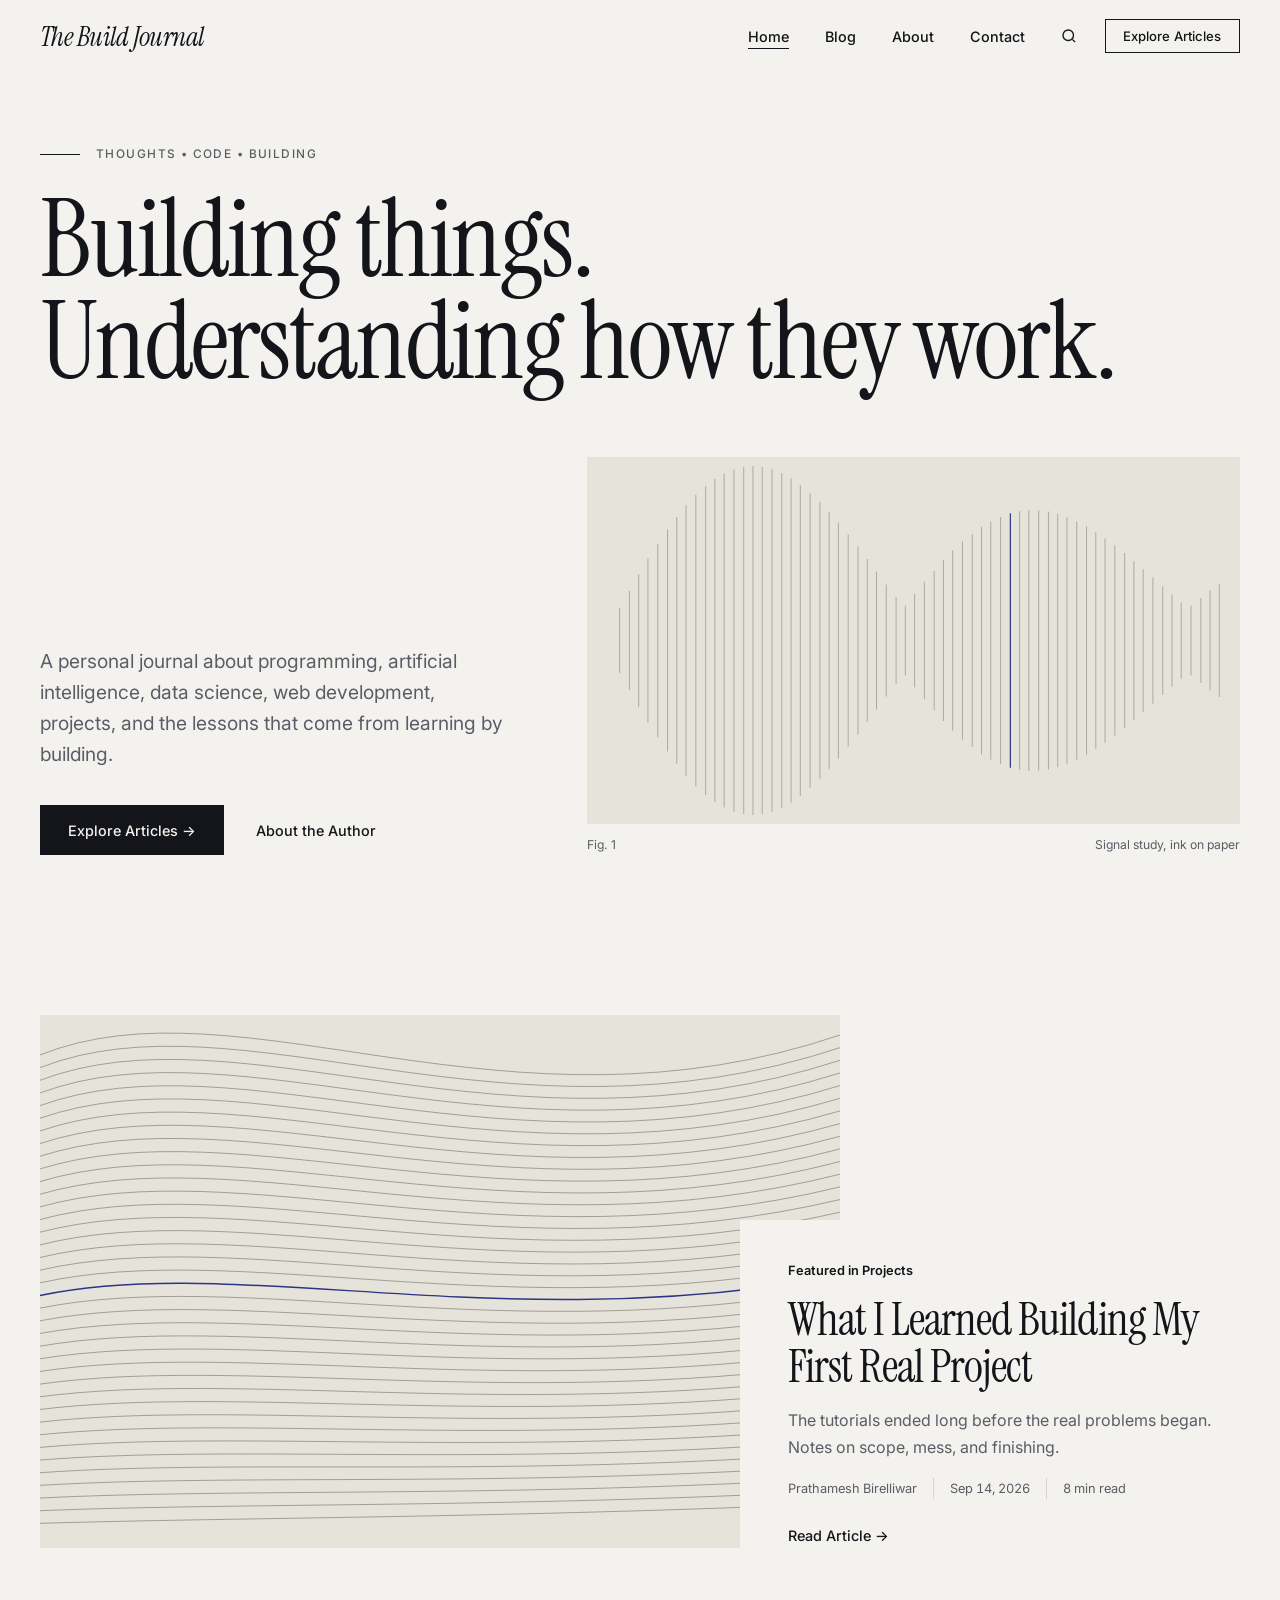
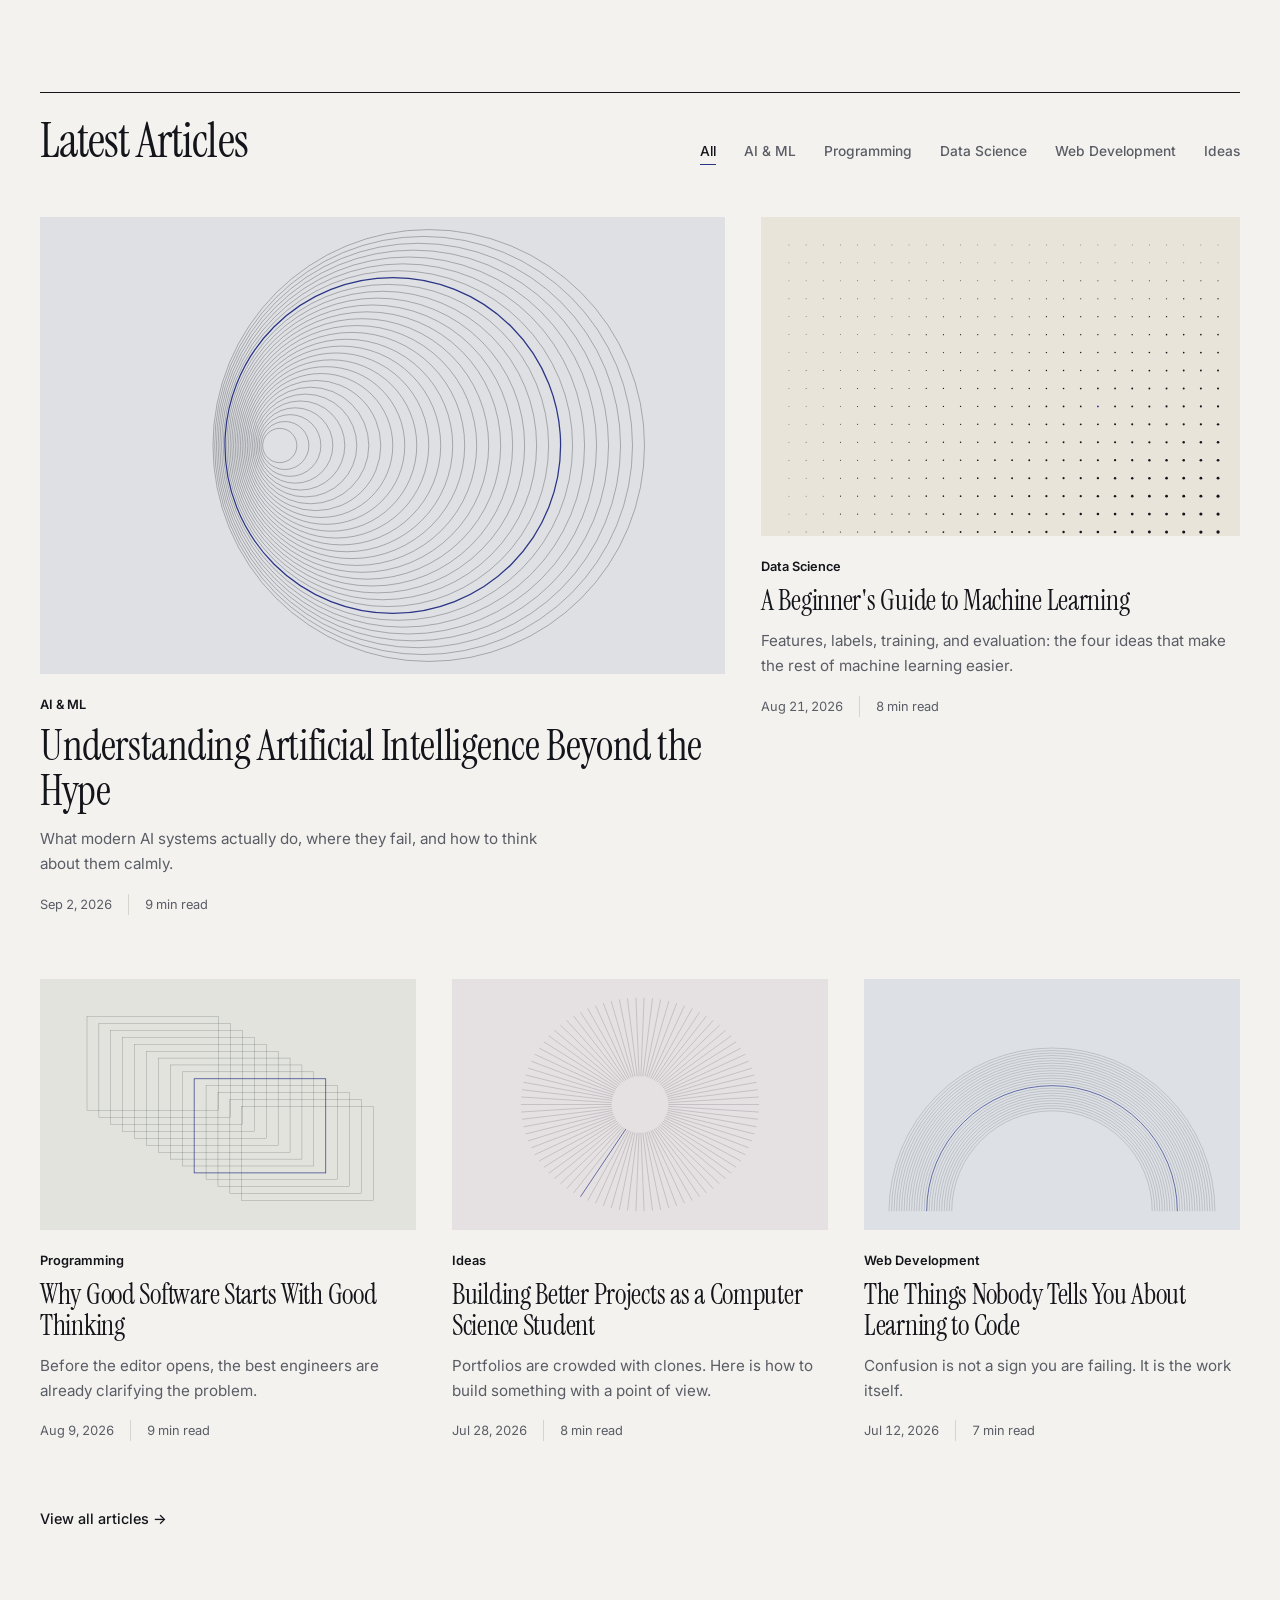
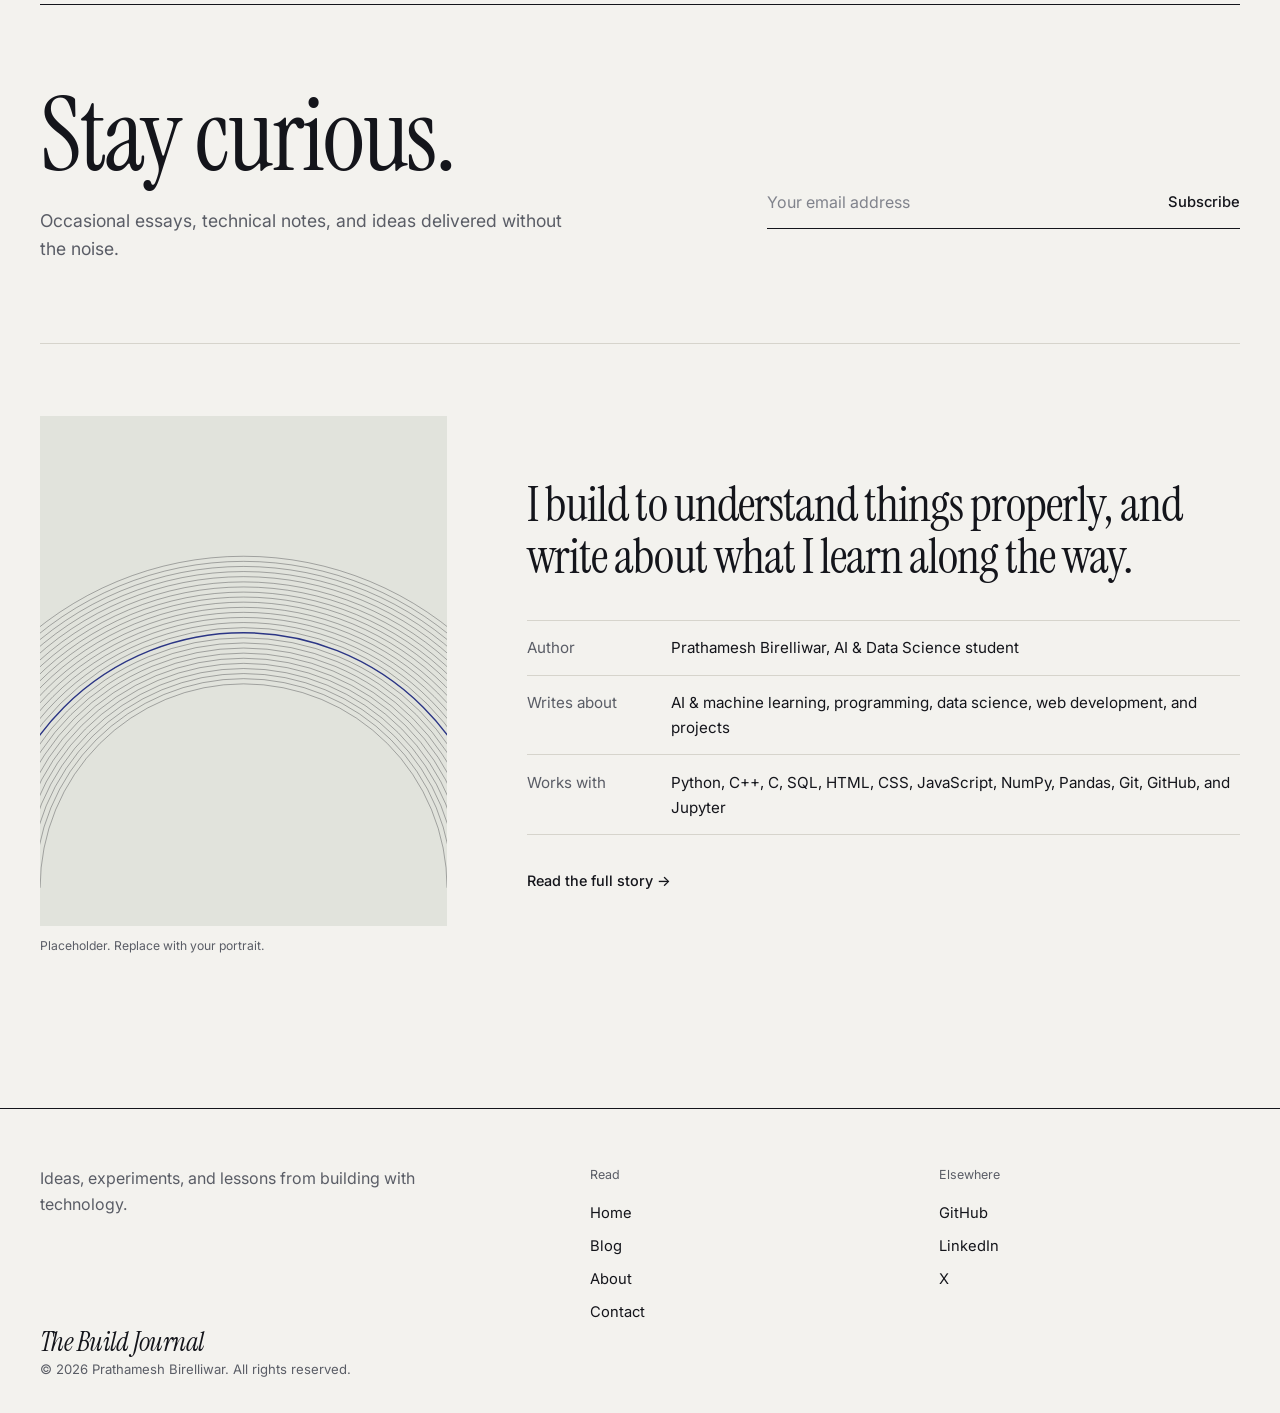
<file: index.html>
<!doctype html>
<html lang="en">

<head>
    <meta charset="utf-8">
    <meta name="google-site-verification" content="9a83EK5ZoH-h98T7LBAwJ3E_WwvHE8vDK0DUV-XZGKo" />
    <meta name="viewport" content="width=device-width,initial-scale=1">

    <title>The Build Journal | Ideas, Code & Building</title>

    <meta name="description"
        content="The Build Journal — ideas, experiments, and lessons from building with technology. A personal journal by Prathamesh Birelliwar.">

    <link rel="canonical" href="https://example.com/index.html">

    <meta property="og:title" content="The Build Journal | Ideas, Code & Building">
    <meta property="og:description"
        content="The Build Journal — ideas, experiments, and lessons from building with technology.">
    <meta property="og:type" content="website">
    <meta property="og:url" content="https://example.com/index.html">

    <link rel="preconnect" href="https://fonts.googleapis.com">
    <link rel="preconnect" href="https://fonts.gstatic.com" crossorigin>

    <link
        href="https://fonts.googleapis.com/css2?family=Instrument+Serif:ital@0;1&family=Inter:wght@400;500;600&family=Source+Serif+4:wght@400;600&display=swap"
        rel="stylesheet">

    <link rel="stylesheet" href="css/style.css">
    <link rel="stylesheet" href="css/responsive.css">
</head>

<body>

    <a class="skip" href="#main">Skip to content</a>

    <header class="nav">

        <div class="wrap nav-in">

            <a class="logo" href="index.html">
                The Build Journal
            </a>

            <nav id="menu" class="menu" aria-label="Primary">

                <a href="index.html" aria-current="page">
                    Home
                </a>

                <a href="blog.html">
                    Blog
                </a>

                <a href="about.html">
                    About
                </a>

                <a href="contact.html">
                    Contact
                </a>

            </nav>

            <div class="nav-r">

                <a class="icon-btn"
                    id="searchBtn"
                    href="blog.html?focus=1"
                    aria-label="Search articles">

                    <svg width="18"
                        height="18"
                        viewBox="0 0 24 24"
                        fill="none"
                        stroke="currentColor"
                        stroke-width="1.8">

                        <circle cx="11" cy="11" r="7" />
                        <path d="m20 20-3.5-3.5" />

                    </svg>

                </a>

                <a class="btn-o cta-nav" href="blog.html">
                    Explore Articles
                </a>

                <button class="burger"
                    aria-expanded="false"
                    aria-controls="menu"
                    aria-label="Open menu">

                    <i></i>
                    <i></i>

                </button>

            </div>

        </div>

    </header>

    <main id="main">

        <!-- HERO -->

        <section class="hero wrap">

            <p class="eyebrow">
                THOUGHTS &bull; CODE &bull; BUILDING
            </p>

            <h1>

                <span class="ln">
                    <span>Building things.</span>
                </span>

                <span class="ln">
                    <span>Understanding how they work.</span>
                </span>

            </h1>

            <div class="hero-b">

                <div>

                    <p class="lead">
                        A personal journal about programming, artificial intelligence,
                        data science, web development, projects, and the lessons that
                        come from learning by building.
                    </p>

                    <div class="hero-a">

                        <a class="btn" href="blog.html">
                            Explore Articles &rarr;
                        </a>

                        <a class="link" href="about.html">
                            About the Author
                        </a>

                    </div>

                </div>

                <figure class="plate">

                    <img src="images/hero.svg"
                        alt="Abstract study of vertical lines rising and falling like a waveform"
                        width="1200"
                        height="800">

                    <figcaption>
                        <span>Fig. 1</span>
                        <span>Signal study, ink on paper</span>
                    </figcaption>

                </figure>

            </div>

        </section>


        <!-- FEATURED ARTICLE -->

        <section class="wrap sec">

            <a class="feat"
                href="posts/what-i-learned-building-my-first-real-project.html">

                <div class="feat-i">

                    <img src="images/what-i-learned-building-my-first-real-project.svg"
                        alt=""
                        width="1200"
                        height="800">

                </div>

                <div class="feat-t">

                    <p class="cat">
                        Featured in Projects
                    </p>

                    <h2 class="serif">
                        What I Learned Building My First Real Project
                    </h2>

                    <p class="muted">
                        The tutorials ended long before the real problems began.
                        Notes on scope, mess, and finishing.
                    </p>

                    <p class="meta">

                        <span>
                            Prathamesh Birelliwar
                        </span>

                        <time datetime="2026-09-14">
                            Sep 14, 2026
                        </time>

                        <span>
                            8 min read
                        </span>

                    </p>

                    <span class="link">
                        Read Article &rarr;
                    </span>

                </div>

            </a>

        </section>


        <!-- LATEST ARTICLES -->

        <section class="wrap sec" id="latest">

            <div class="sec-h">

                <h2 class="serif">
                    Latest Articles
                </h2>

                <div class="chips"
                    role="group"
                    aria-label="Filter by category">

                    <button class="chip on" data-cat="All">
                        All
                    </button>

                    <button class="chip" data-cat="AI & ML">
                        AI & ML
                    </button>

                    <button class="chip" data-cat="Programming">
                        Programming
                    </button>

                    <button class="chip" data-cat="Data Science">
                        Data Science
                    </button>

                    <button class="chip" data-cat="Web Development">
                        Web Development
                    </button>

                    <button class="chip" data-cat="Ideas">
                        Ideas
                    </button>

                </div>

            </div>

            <div class="grid" data-grid>

                <!-- ARTICLE 1 -->

                <article class="card"
                    data-cat="AI & ML"
                    data-date="2026-09-02"
                    data-text="understanding artificial intelligence beyond the hype what modern ai systems actually do, where they fail, and how to think about them calmly. ai & ml">

                    <a href="posts/understanding-artificial-intelligence-beyond-the-hype.html"
                        class="card-img"
                        tabindex="-1"
                        aria-hidden="true">

                        <img src="images/understanding-artificial-intelligence-beyond-the-hype.svg"
                            alt=""
                            width="1200"
                            height="800"
                            loading="lazy">

                    </a>

                    <div class="card-b">

                        <p class="cat">
                            AI & ML
                        </p>

                        <h3>

                            <a href="posts/understanding-artificial-intelligence-beyond-the-hype.html">

                                Understanding Artificial Intelligence Beyond the Hype

                            </a>

                        </h3>

                        <p class="ex">
                            What modern AI systems actually do, where they fail,
                            and how to think about them calmly.
                        </p>

                        <p class="meta">

                            <time datetime="2026-09-02">
                                Sep 2, 2026
                            </time>

                            <span>
                                9 min read
                            </span>

                        </p>

                    </div>

                </article>


                <!-- ARTICLE 2 -->

                <article class="card"
                    data-cat="Data Science"
                    data-date="2026-08-21"
                    data-text="a beginner's guide to machine learning features, labels, training, and evaluation: the four ideas that make the rest of machine learning easier. data science">

                    <a href="posts/a-beginners-guide-to-machine-learning.html"
                        class="card-img"
                        tabindex="-1"
                        aria-hidden="true">

                        <img src="images/a-beginners-guide-to-machine-learning.svg"
                            alt=""
                            width="1200"
                            height="800"
                            loading="lazy">

                    </a>

                    <div class="card-b">

                        <p class="cat">
                            Data Science
                        </p>

                        <h3>

                            <a href="posts/a-beginners-guide-to-machine-learning.html">

                                A Beginner's Guide to Machine Learning

                            </a>

                        </h3>

                        <p class="ex">
                            Features, labels, training, and evaluation: the four ideas
                            that make the rest of machine learning easier.
                        </p>

                        <p class="meta">

                            <time datetime="2026-08-21">
                                Aug 21, 2026
                            </time>

                            <span>
                                8 min read
                            </span>

                        </p>

                    </div>

                </article>


                <!-- ARTICLE 3 -->

                <article class="card"
                    data-cat="Programming"
                    data-date="2026-08-09"
                    data-text="why good software starts with good thinking before the editor opens, the best engineers are already clarifying the problem. programming">

                    <a href="posts/why-good-software-starts-with-good-thinking.html"
                        class="card-img"
                        tabindex="-1"
                        aria-hidden="true">

                        <img src="images/why-good-software-starts-with-good-thinking.svg"
                            alt=""
                            width="1200"
                            height="800"
                            loading="lazy">

                    </a>

                    <div class="card-b">

                        <p class="cat">
                            Programming
                        </p>

                        <h3>

                            <a href="posts/why-good-software-starts-with-good-thinking.html">

                                Why Good Software Starts With Good Thinking

                            </a>

                        </h3>

                        <p class="ex">
                            Before the editor opens, the best engineers are already
                            clarifying the problem.
                        </p>

                        <p class="meta">

                            <time datetime="2026-08-09">
                                Aug 9, 2026
                            </time>

                            <span>
                                9 min read
                            </span>

                        </p>

                    </div>

                </article>


                <!-- ARTICLE 4 -->

                <article class="card"
                    data-cat="Ideas"
                    data-date="2026-07-28"
                    data-text="building better projects as a computer science student portfolios are crowded with clones. here is how to build something with a point of view. ideas">

                    <a href="posts/building-better-projects-as-a-computer-science-student.html"
                        class="card-img"
                        tabindex="-1"
                        aria-hidden="true">

                        <img src="images/building-better-projects-as-a-computer-science-student.svg"
                            alt=""
                            width="1200"
                            height="800"
                            loading="lazy">

                    </a>

                    <div class="card-b">

                        <p class="cat">
                            Ideas
                        </p>

                        <h3>

                            <a href="posts/building-better-projects-as-a-computer-science-student.html">

                                Building Better Projects as a Computer Science Student

                            </a>

                        </h3>

                        <p class="ex">
                            Portfolios are crowded with clones. Here is how to build
                            something with a point of view.
                        </p>

                        <p class="meta">

                            <time datetime="2026-07-28">
                                Jul 28, 2026
                            </time>

                            <span>
                                8 min read
                            </span>

                        </p>

                    </div>

                </article>


                <!-- ARTICLE 5 -->

                <article class="card"
                    data-cat="Web Development"
                    data-date="2026-07-12"
                    data-text="the things nobody tells you about learning to code confusion is not a sign you are failing. it is the work itself. web development">

                    <a href="posts/the-things-nobody-tells-you-about-learning-to-code.html"
                        class="card-img"
                        tabindex="-1"
                        aria-hidden="true">

                        <img src="images/the-things-nobody-tells-you-about-learning-to-code.svg"
                            alt=""
                            width="1200"
                            height="800"
                            loading="lazy">

                    </a>

                    <div class="card-b">

                        <p class="cat">
                            Web Development
                        </p>

                        <h3>

                            <a href="posts/the-things-nobody-tells-you-about-learning-to-code.html">

                                The Things Nobody Tells You About Learning to Code

                            </a>

                        </h3>

                        <p class="ex">
                            Confusion is not a sign you are failing.
                            It is the work itself.
                        </p>

                        <p class="meta">

                            <time datetime="2026-07-12">
                                Jul 12, 2026
                            </time>

                            <span>
                                7 min read
                            </span>

                        </p>

                    </div>

                </article>

            </div>

            <p id="empty"
                class="muted empty"
                hidden>
                No articles match that filter. Choose another category.
            </p>

            <p class="more">

                <a class="link" href="blog.html">
                    View all articles &rarr;
                </a>

            </p>

        </section>


        <!-- NEWSLETTER -->

        <section class="wrap">

            <div class="news">

                <div>

                    <h2 class="serif">
                        Stay curious.
                    </h2>

                    <p class="lead sm">
                        Occasional essays, technical notes, and ideas delivered
                        without the noise.
                    </p>

                </div>

                <form id="news" novalidate>

                    <label for="nemail" class="sr">
                        Email address
                    </label>

                    <div class="line-in">

                        <input id="nemail"
                            type="email"
                            placeholder="Your email address"
                            required
                            autocomplete="email">

                        <button class="txtbtn" type="submit">
                            Subscribe
                        </button>

                    </div>

                    <p class="msg"
                        role="status"
                        aria-live="polite">
                    </p>

                </form>

            </div>

        </section>


        <!-- ABOUT AUTHOR -->

        <section class="wrap sec about-p">

            <figure>

                <img src="images/author.svg"
                    alt="Placeholder portrait for Prathamesh Birelliwar"
                    width="1200"
                    height="800"
                    loading="lazy">

                <figcaption class="muted small">
                    Placeholder. Replace with your portrait.
                </figcaption>

            </figure>

            <div>

                <h2 class="serif">
                    I build to understand things properly, and write about
                    what I learn along the way.
                </h2>

                <dl class="facts">

                    <dt>
                        Author
                    </dt>

                    <dd>
                        Prathamesh Birelliwar, AI &amp; Data Science student
                    </dd>

                    <dt>
                        Writes about
                    </dt>

                    <dd>
                        AI &amp; machine learning, programming, data science,
                        web development, and projects
                    </dd>

                    <dt>
                        Works with
                    </dt>

                    <dd>
                        Python, C++, C, SQL, HTML, CSS, JavaScript,
                        NumPy, Pandas, Git, GitHub, and Jupyter
                    </dd>

                </dl>

                <a class="link" href="about.html">
                    Read the full story &rarr;
                </a>

            </div>

        </section>

    </main>


    <!-- FOOTER -->

    <footer class="foot">

        <div class="wrap foot-in">

            <p class="muted">
                Ideas, experiments, and lessons from building with technology.
            </p>

            <nav aria-label="Footer">

                <p class="fh">
                    Read
                </p>

                <a href="index.html">
                    Home
                </a>

                <a href="blog.html">
                    Blog
                </a>

                <a href="about.html">
                    About
                </a>

                <a href="contact.html">
                    Contact
                </a>

            </nav>

            <nav aria-label="Social">

                <p class="fh">
                    Elsewhere
                </p>

                <a href="https://github.com/">
                    GitHub
                </a>

                <a href="https://linkedin.com/">
                    LinkedIn
                </a>

                <a href="https://x.com/">
                    X
                </a>

            </nav>

        </div>

        <div class="wrap">

            <a class="logo"
                href="index.html">
                The Build Journal
            </a>

            <p class="muted small copy">
                &copy; 2026 Prathamesh Birelliwar. All rights reserved.
            </p>

        </div>

    </footer>


    <script src="js/main.js" defer></script>
    <script src="js/search.js" defer></script>
    <script src="js/blog.js" defer></script>

</body>

</html>
</file>
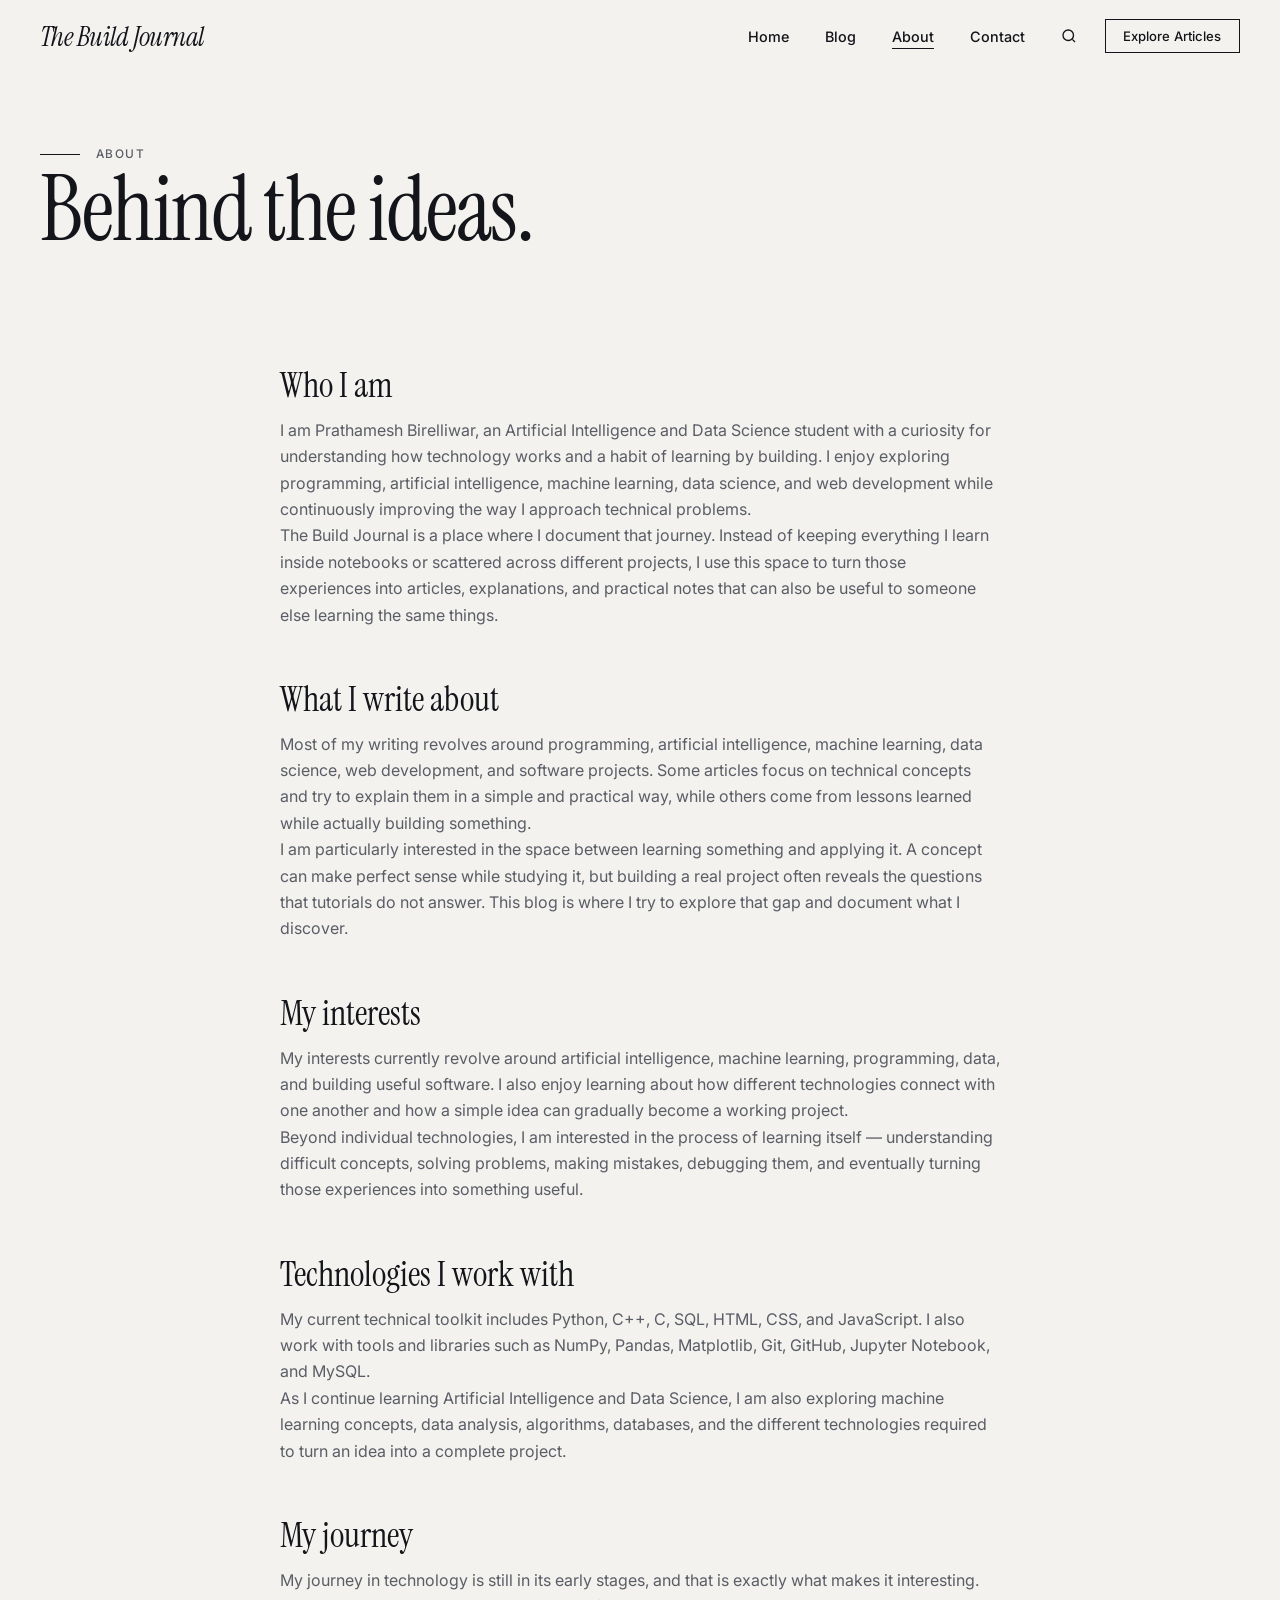
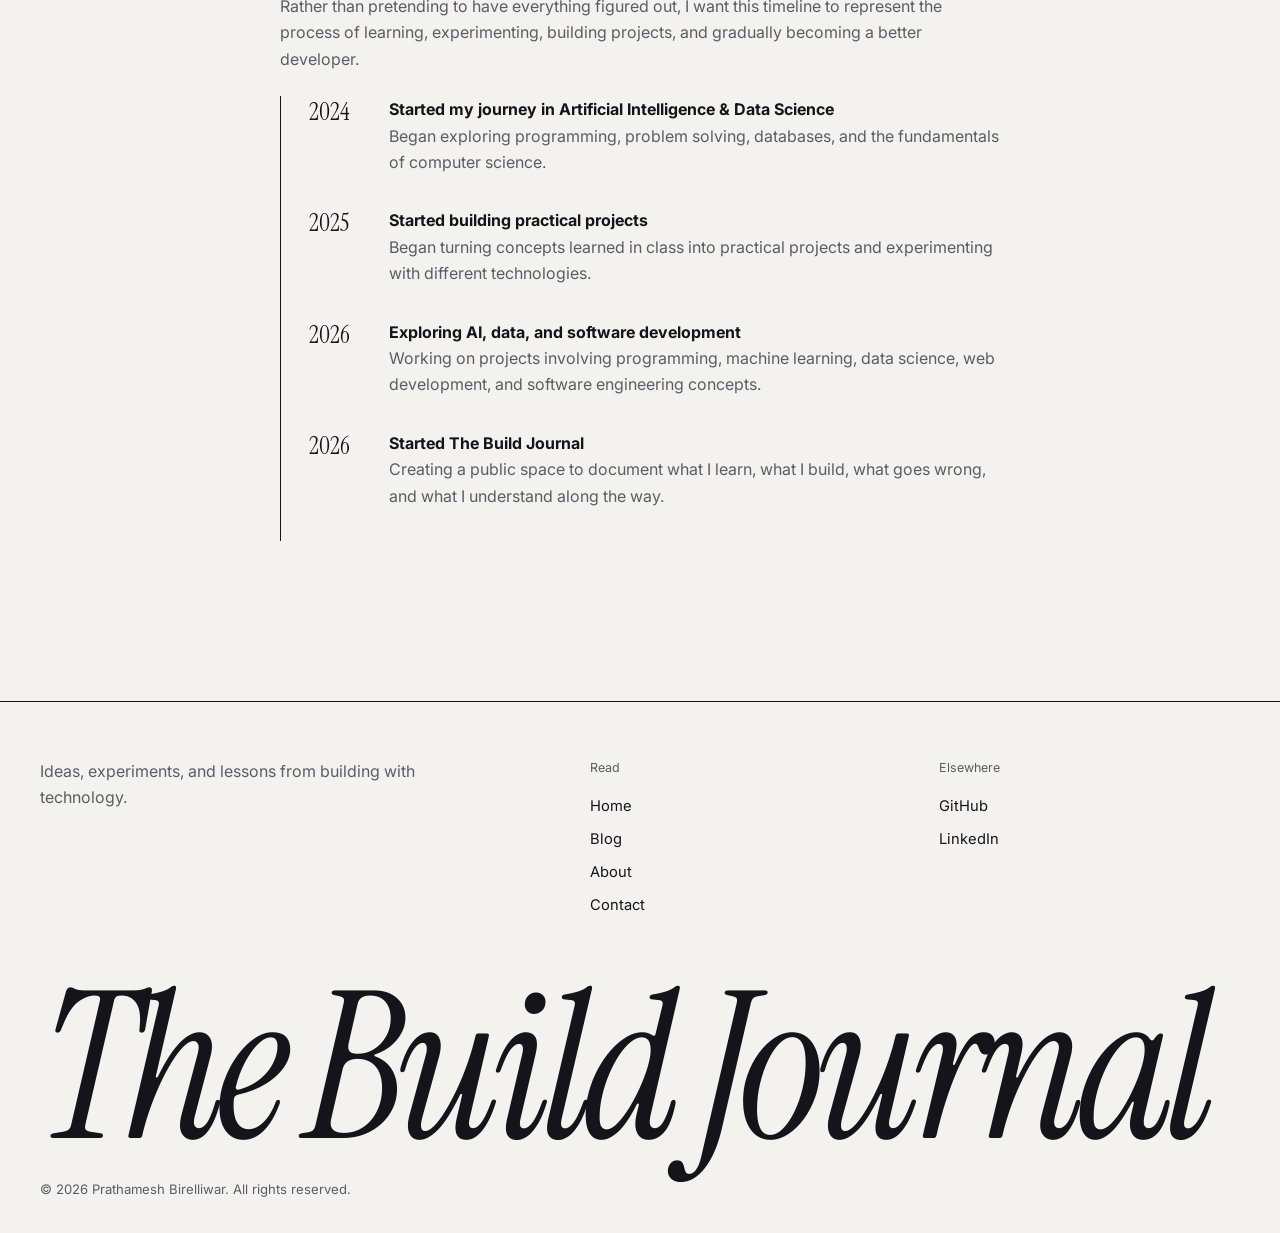
<file: about.html>
<!doctype html>
<html lang="en">

<head>
    <meta charset="utf-8">
    <meta name="google-site-verification" content="9a83EK5ZoH-h98T7LBAwJ3E_WwvHE8vDK0DUV-XZGKo" />
    <meta name="viewport" content="width=device-width,initial-scale=1">

    <title>About | The Build Journal</title>

    <meta name="description"
        content="Learn more about Prathamesh Birelliwar, an AI & Data Science student writing about programming, artificial intelligence, data science, web development, and projects.">

    <link rel="canonical" href="https://example.com/about.html">

    <meta property="og:title" content="About | The Build Journal">
    <meta property="og:description"
        content="Learn more about Prathamesh Birelliwar and The Build Journal.">
    <meta property="og:type" content="website">
    <meta property="og:url" content="https://example.com/about.html">

    <link rel="preconnect" href="https://fonts.googleapis.com">
    <link rel="preconnect" href="https://fonts.gstatic.com" crossorigin>

    <link
        href="https://fonts.googleapis.com/css2?family=Instrument+Serif:ital@0;1&family=Inter:wght@400;500;600&family=Source+Serif+4:wght@400;600&display=swap"
        rel="stylesheet">

    <link rel="stylesheet" href="css/style.css">
    <link rel="stylesheet" href="css/responsive.css">
</head>

<body>

    <a class="skip" href="#main">Skip to content</a>

    <!-- Navigation -->
    <header class="nav">
        <div class="wrap nav-in">

            <a class="logo" href="index.html">The Build Journal</a>

            <nav id="menu" class="menu" aria-label="Primary">
                <a href="index.html">Home</a>
                <a href="blog.html">Blog</a>
                <a href="about.html" aria-current="page">About</a>
                <a href="contact.html">Contact</a>
            </nav>

            <div class="nav-r">

                <a class="icon-btn" id="searchBtn" href="blog.html?focus=1"
                    aria-label="Search articles">

                    <svg width="18" height="18" viewBox="0 0 24 24"
                        fill="none" stroke="currentColor" stroke-width="1.8">

                        <circle cx="11" cy="11" r="7" />
                        <path d="m20 20-3.5-3.5" />

                    </svg>

                </a>

                <a class="btn-o cta-nav" href="blog.html">
                    Explore Articles
                </a>

                <button class="burger"
                    aria-expanded="false"
                    aria-controls="menu"
                    aria-label="Open menu">

                    <i></i>
                    <i></i>

                </button>

            </div>

        </div>
    </header>


    <!-- Main Content -->
    <main id="main">

        <!-- Page Header -->
        <section class="wrap ph">

            <p class="eyebrow">ABOUT</p>

            <h1 class="serif">
                Behind the ideas.
            </h1>

        </section>


        <!-- About Content -->
        <section class="wrap prose-w">

            <!-- Who I Am -->
            <h2>Who I am</h2>

            <p>
                I am Prathamesh Birelliwar, an Artificial Intelligence and
                Data Science student with a curiosity for understanding how
                technology works and a habit of learning by building.
                I enjoy exploring programming, artificial intelligence,
                machine learning, data science, and web development while
                continuously improving the way I approach technical problems.
            </p>

            <p>
                The Build Journal is a place where I document that journey.
                Instead of keeping everything I learn inside notebooks or
                scattered across different projects, I use this space to
                turn those experiences into articles, explanations, and
                practical notes that can also be useful to someone else
                learning the same things.
            </p>


            <!-- What I Write About -->
            <h2>What I write about</h2>

            <p>
                Most of my writing revolves around programming, artificial
                intelligence, machine learning, data science, web development,
                and software projects. Some articles focus on technical
                concepts and try to explain them in a simple and practical
                way, while others come from lessons learned while actually
                building something.
            </p>

            <p>
                I am particularly interested in the space between learning
                something and applying it. A concept can make perfect sense
                while studying it, but building a real project often reveals
                the questions that tutorials do not answer. This blog is where
                I try to explore that gap and document what I discover.
            </p>


            <!-- My Interests -->
            <h2>My interests</h2>

            <p>
                My interests currently revolve around artificial intelligence,
                machine learning, programming, data, and building useful
                software. I also enjoy learning about how different
                technologies connect with one another and how a simple idea
                can gradually become a working project.
            </p>

            <p>
                Beyond individual technologies, I am interested in the
                process of learning itself — understanding difficult concepts,
                solving problems, making mistakes, debugging them, and
                eventually turning those experiences into something useful.
            </p>


            <!-- Technologies -->
            <h2>Technologies I work with</h2>

            <p>
                My current technical toolkit includes Python, C++, C, SQL,
                HTML, CSS, and JavaScript. I also work with tools and
                libraries such as NumPy, Pandas, Matplotlib, Git, GitHub,
                Jupyter Notebook, and MySQL.
            </p>

            <p>
                As I continue learning Artificial Intelligence and Data
                Science, I am also exploring machine learning concepts,
                data analysis, algorithms, databases, and the different
                technologies required to turn an idea into a complete
                project.
            </p>


            <!-- My Journey -->
            <h2>My journey</h2>

            <p>
                My journey in technology is still in its early stages, and
                that is exactly what makes it interesting. Rather than
                pretending to have everything figured out, I want this
                timeline to represent the process of learning, experimenting,
                building projects, and gradually becoming a better developer.
            </p>

            <ol class="tl">

                <li>
                    <span class="yr">2024</span>

                    <div>
                        <strong>
                            Started my journey in Artificial Intelligence & Data Science
                        </strong>

                        <p class="muted">
                            Began exploring programming, problem solving,
                            databases, and the fundamentals of computer science.
                        </p>
                    </div>
                </li>


                <li>
                    <span class="yr">2025</span>

                    <div>
                        <strong>
                            Started building practical projects
                        </strong>

                        <p class="muted">
                            Began turning concepts learned in class into
                            practical projects and experimenting with
                            different technologies.
                        </p>
                    </div>
                </li>


                <li>
                    <span class="yr">2026</span>

                    <div>
                        <strong>
                            Exploring AI, data, and software development
                        </strong>

                        <p class="muted">
                            Working on projects involving programming,
                            machine learning, data science, web development,
                            and software engineering concepts.
                        </p>
                    </div>
                </li>


                <li>
                    <span class="yr">2026</span>

                    <div>
                        <strong>
                            Started The Build Journal
                        </strong>

                        <p class="muted">
                            Creating a public space to document what I learn,
                            what I build, what goes wrong, and what I
                            understand along the way.
                        </p>
                    </div>
                </li>

            </ol>

        </section>

    </main>


    <!-- Footer -->
    <footer class="foot">

        <div class="wrap foot-in">

            <p class="muted">
                Ideas, experiments, and lessons from building with technology.
            </p>

            <nav aria-label="Footer">

                <p class="fh">Read</p>

                <a href="index.html">Home</a>
                <a href="blog.html">Blog</a>
                <a href="about.html">About</a>
                <a href="contact.html">Contact</a>

            </nav>


            <nav aria-label="Social">

                <p class="fh">Elsewhere</p>

                <!-- Replace these links with your actual profiles -->
                <a href="https://github.com/">GitHub</a>
                <a href="https://linkedin.com/">LinkedIn</a>

            </nav>

        </div>


        <div class="wrap">

            <a class="foot-mark"
                href="index.html"
                aria-label="The Build Journal home">

                The Build Journal

            </a>

            <p class="muted small copy">
                &copy; 2026 Prathamesh Birelliwar. All rights reserved.
            </p>

        </div>

    </footer>


    <script src="js/main.js" defer></script>
    <script src="js/search.js" defer></script>

</body>

</html>
</file>
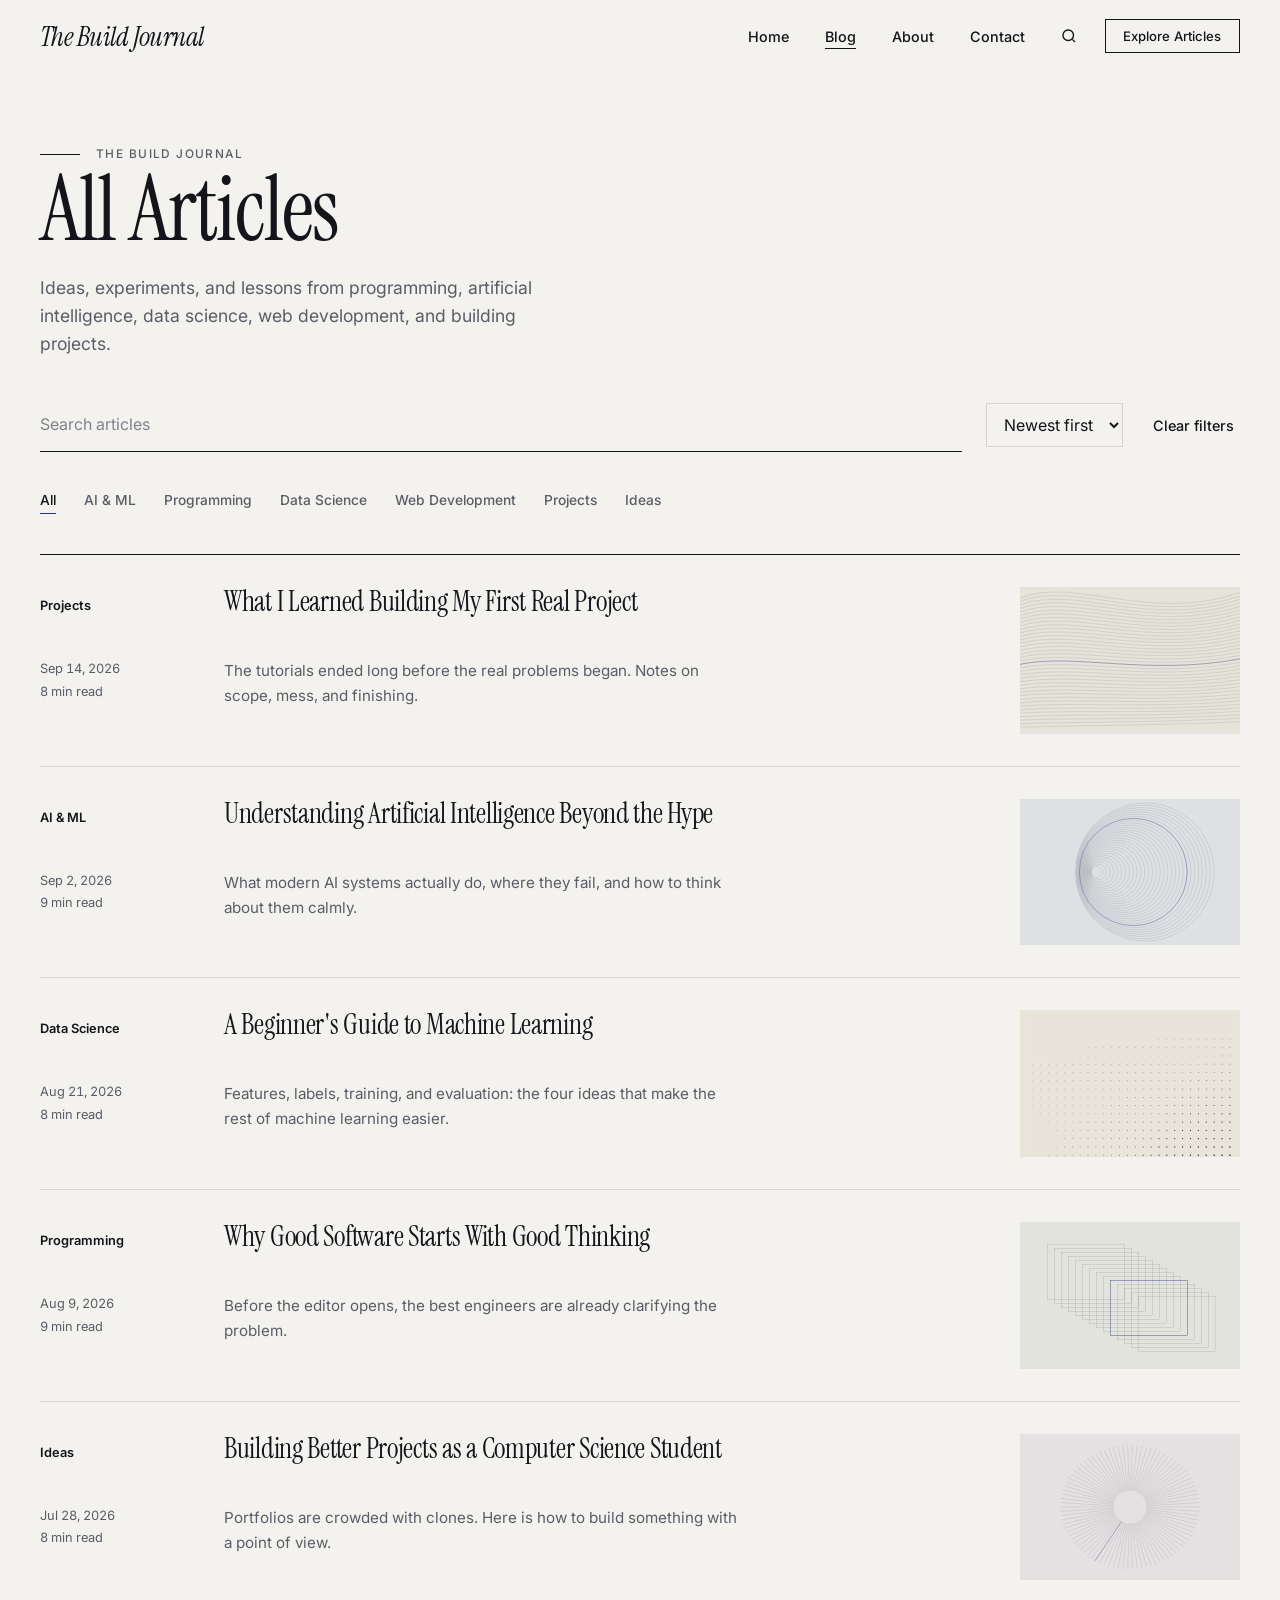
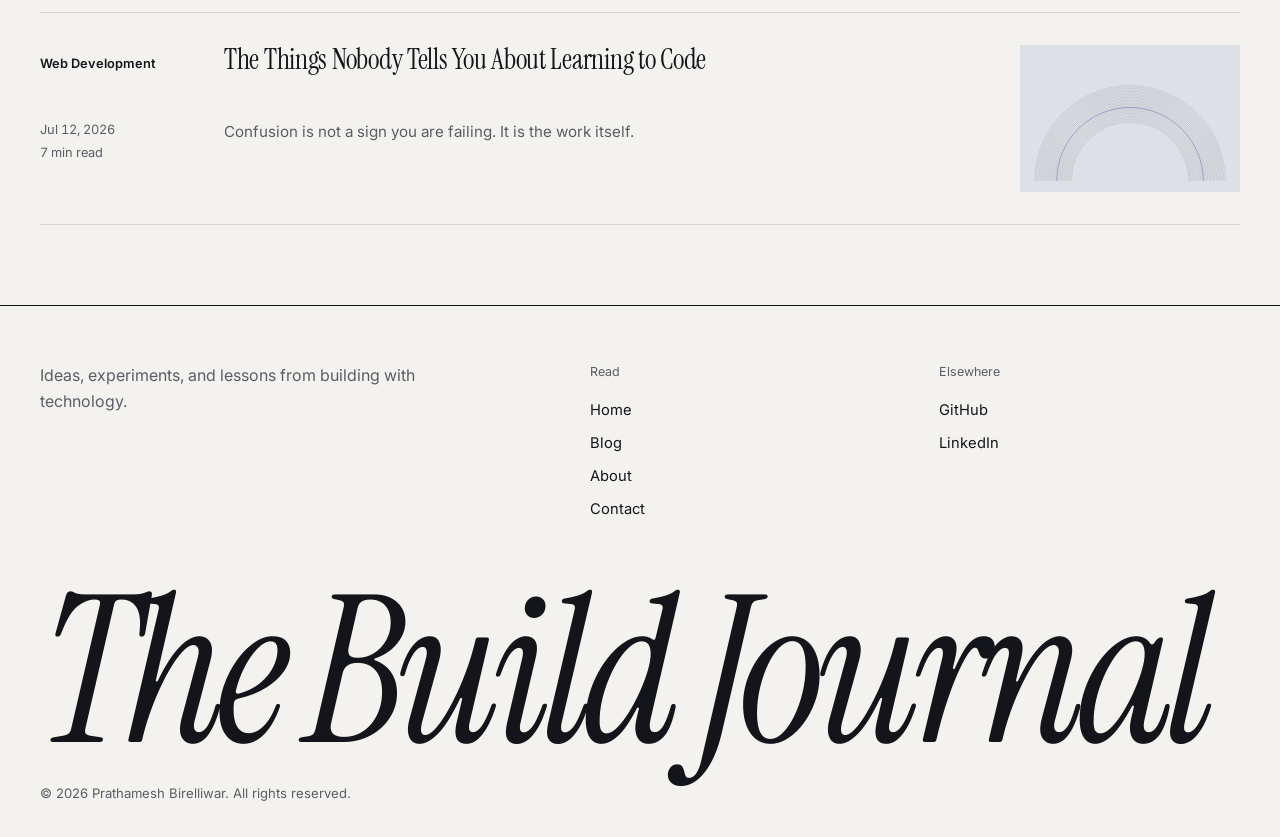
<file: blog.html>
<!doctype html>
<html lang="en">

<head>
    <meta charset="utf-8">
    <meta name="google-site-verification" content="9a83EK5ZoH-h98T7LBAwJ3E_WwvHE8vDK0DUV-XZGKo" />
    <meta name="viewport" content="width=device-width,initial-scale=1">

    <title>All Articles | The Build Journal</title>

    <meta name="description"
        content="Explore articles on programming, artificial intelligence, machine learning, data science, web development, projects, and learning.">

    <link rel="canonical" href="https://example.com/blog.html">

    <meta property="og:title" content="All Articles | The Build Journal">
    <meta property="og:description"
        content="Explore ideas, experiments, and lessons from building with technology.">
    <meta property="og:type" content="website">
    <meta property="og:url" content="https://example.com/blog.html">

    <link rel="preconnect" href="https://fonts.googleapis.com">
    <link rel="preconnect" href="https://fonts.gstatic.com" crossorigin>

    <link
        href="https://fonts.googleapis.com/css2?family=Instrument+Serif:ital@0;1&family=Inter:wght@400;500;600&family=Source+Serif+4:wght@400;600&display=swap"
        rel="stylesheet">

    <link rel="stylesheet" href="css/style.css">
    <link rel="stylesheet" href="css/responsive.css">
</head>

<body>

    <a class="skip" href="#main">Skip to content</a>

    <!-- Navigation -->
    <header class="nav">
        <div class="wrap nav-in">

            <a class="logo" href="index.html">
                The Build Journal
            </a>

            <nav id="menu" class="menu" aria-label="Primary">
                <a href="index.html">Home</a>
                <a href="blog.html" aria-current="page">Blog</a>
                <a href="about.html">About</a>
                <a href="contact.html">Contact</a>
            </nav>

            <div class="nav-r">

                <a class="icon-btn"
                    id="searchBtn"
                    href="blog.html?focus=1"
                    aria-label="Search articles">

                    <svg width="18"
                        height="18"
                        viewBox="0 0 24 24"
                        fill="none"
                        stroke="currentColor"
                        stroke-width="1.8">

                        <circle cx="11" cy="11" r="7" />
                        <path d="m20 20-3.5-3.5" />

                    </svg>

                </a>

                <a class="btn-o cta-nav" href="blog.html">
                    Explore Articles
                </a>

                <button class="burger"
                    aria-expanded="false"
                    aria-controls="menu"
                    aria-label="Open menu">

                    <i></i>
                    <i></i>

                </button>

            </div>
        </div>
    </header>


    <!-- Main Content -->
    <main id="main">

        <!-- Blog Header -->
        <section class="wrap ph">

            <p class="eyebrow">
                THE BUILD JOURNAL
            </p>

            <h1 class="serif">
                All Articles
            </h1>

            <p class="lead sm">
                Ideas, experiments, and lessons from programming,
                artificial intelligence, data science, web development,
                and building projects.
            </p>

        </section>


        <!-- Search and Filters -->
        <section class="wrap">

            <div class="tools">

                <div class="sbox">

                    <label for="q" class="sr">
                        Search articles
                    </label>

                    <input
                        id="q"
                        type="search"
                        placeholder="Search articles"
                        autocomplete="off">

                </div>


                <label class="sr" for="sort">
                    Sort
                </label>

                <select id="sort">

                    <option value="new">
                        Newest first
                    </option>

                    <option value="old">
                        Oldest first
                    </option>

                </select>


                <button id="clear"
                    class="link"
                    type="button">

                    Clear filters

                </button>

            </div>


            <!-- Categories -->
            <div class="chips"
                role="group"
                aria-label="Filter by category">

                <button class="chip on"
                    data-cat="All">
                    All
                </button>

                <button class="chip"
                    data-cat="AI & ML">
                    AI & ML
                </button>

                <button class="chip"
                    data-cat="Programming">
                    Programming
                </button>

                <button class="chip"
                    data-cat="Data Science">
                    Data Science
                </button>

                <button class="chip"
                    data-cat="Web Development">
                    Web Development
                </button>

                <button class="chip"
                    data-cat="Projects">
                    Projects
                </button>

                <button class="chip"
                    data-cat="Ideas">
                    Ideas
                </button>

            </div>


            <!-- Article Grid -->
            <div class="grid list" data-grid>


                <!-- Article 1 -->
                <article class="card"
                    data-cat="Projects"
                    data-date="2026-09-14"
                    data-text="what i learned building my first real project the tutorials ended long before the real problems began. notes on scope, mess, and finishing. projects">

                    <a href="posts/what-i-learned-building-my-first-real-project.html"
                        class="card-img"
                        tabindex="-1"
                        aria-hidden="true">

                        <img
                            src="images/what-i-learned-building-my-first-real-project.svg"
                            alt=""
                            width="1200"
                            height="800"
                            loading="lazy">

                    </a>

                    <div class="card-b">

                        <p class="cat">
                            Projects
                        </p>

                        <h3>
                            <a href="posts/what-i-learned-building-my-first-real-project.html">
                                What I Learned Building My First Real Project
                            </a>
                        </h3>

                        <p class="ex">
                            The tutorials ended long before the real problems began.
                            Notes on scope, mess, and finishing.
                        </p>

                        <p class="meta">
                            <time datetime="2026-09-14">
                                Sep 14, 2026
                            </time>

                            <span>
                                8 min read
                            </span>
                        </p>

                    </div>
                </article>


                <!-- Article 2 -->
                <article class="card"
                    data-cat="AI & ML"
                    data-date="2026-09-02"
                    data-text="understanding artificial intelligence beyond the hype what modern ai systems actually do, where they fail, and how to think about them calmly. ai & ml">

                    <a href="posts/understanding-artificial-intelligence-beyond-the-hype.html"
                        class="card-img"
                        tabindex="-1"
                        aria-hidden="true">

                        <img
                            src="images/understanding-artificial-intelligence-beyond-the-hype.svg"
                            alt=""
                            width="1200"
                            height="800"
                            loading="lazy">

                    </a>

                    <div class="card-b">

                        <p class="cat">
                            AI & ML
                        </p>

                        <h3>
                            <a href="posts/understanding-artificial-intelligence-beyond-the-hype.html">
                                Understanding Artificial Intelligence Beyond the Hype
                            </a>
                        </h3>

                        <p class="ex">
                            What modern AI systems actually do, where they fail,
                            and how to think about them calmly.
                        </p>

                        <p class="meta">
                            <time datetime="2026-09-02">
                                Sep 2, 2026
                            </time>

                            <span>
                                9 min read
                            </span>
                        </p>

                    </div>
                </article>


                <!-- Article 3 -->
                <article class="card"
                    data-cat="Data Science"
                    data-date="2026-08-21"
                    data-text="a beginner's guide to machine learning features, labels, training, and evaluation: the four ideas that make the rest of machine learning easier. data science">

                    <a href="posts/a-beginners-guide-to-machine-learning.html"
                        class="card-img"
                        tabindex="-1"
                        aria-hidden="true">

                        <img
                            src="images/a-beginners-guide-to-machine-learning.svg"
                            alt=""
                            width="1200"
                            height="800"
                            loading="lazy">

                    </a>

                    <div class="card-b">

                        <p class="cat">
                            Data Science
                        </p>

                        <h3>
                            <a href="posts/a-beginners-guide-to-machine-learning.html">
                                A Beginner's Guide to Machine Learning
                            </a>
                        </h3>

                        <p class="ex">
                            Features, labels, training, and evaluation:
                            the four ideas that make the rest of machine learning easier.
                        </p>

                        <p class="meta">
                            <time datetime="2026-08-21">
                                Aug 21, 2026
                            </time>

                            <span>
                                8 min read
                            </span>
                        </p>

                    </div>
                </article>


                <!-- Article 4 -->
                <article class="card"
                    data-cat="Programming"
                    data-date="2026-08-09"
                    data-text="why good software starts with good thinking before the editor opens, the best engineers are already clarifying the problem. programming">

                    <a href="posts/why-good-software-starts-with-good-thinking.html"
                        class="card-img"
                        tabindex="-1"
                        aria-hidden="true">

                        <img
                            src="images/why-good-software-starts-with-good-thinking.svg"
                            alt=""
                            width="1200"
                            height="800"
                            loading="lazy">

                    </a>

                    <div class="card-b">

                        <p class="cat">
                            Programming
                        </p>

                        <h3>
                            <a href="posts/why-good-software-starts-with-good-thinking.html">
                                Why Good Software Starts With Good Thinking
                            </a>
                        </h3>

                        <p class="ex">
                            Before the editor opens, the best engineers
                            are already clarifying the problem.
                        </p>

                        <p class="meta">
                            <time datetime="2026-08-09">
                                Aug 9, 2026
                            </time>

                            <span>
                                9 min read
                            </span>
                        </p>

                    </div>
                </article>


                <!-- Article 5 -->
                <article class="card"
                    data-cat="Ideas"
                    data-date="2026-07-28"
                    data-text="building better projects as a computer science student portfolios are crowded with clones. here is how to build something with a point of view. ideas">

                    <a href="posts/building-better-projects-as-a-computer-science-student.html"
                        class="card-img"
                        tabindex="-1"
                        aria-hidden="true">

                        <img
                            src="images/building-better-projects-as-a-computer-science-student.svg"
                            alt=""
                            width="1200"
                            height="800"
                            loading="lazy">

                    </a>

                    <div class="card-b">

                        <p class="cat">
                            Ideas
                        </p>

                        <h3>
                            <a href="posts/building-better-projects-as-a-computer-science-student.html">
                                Building Better Projects as a Computer Science Student
                            </a>
                        </h3>

                        <p class="ex">
                            Portfolios are crowded with clones.
                            Here is how to build something with a point of view.
                        </p>

                        <p class="meta">
                            <time datetime="2026-07-28">
                                Jul 28, 2026
                            </time>

                            <span>
                                8 min read
                            </span>
                        </p>

                    </div>
                </article>


                <!-- Article 6 -->
                <article class="card"
                    data-cat="Web Development"
                    data-date="2026-07-12"
                    data-text="the things nobody tells you about learning to code confusion is not a sign you are failing. it is the work itself. web development">

                    <a href="posts/the-things-nobody-tells-you-about-learning-to-code.html"
                        class="card-img"
                        tabindex="-1"
                        aria-hidden="true">

                        <img
                            src="images/the-things-nobody-tells-you-about-learning-to-code.svg"
                            alt=""
                            width="1200"
                            height="800"
                            loading="lazy">

                    </a>

                    <div class="card-b">

                        <p class="cat">
                            Web Development
                        </p>

                        <h3>
                            <a href="posts/the-things-nobody-tells-you-about-learning-to-code.html">
                                The Things Nobody Tells You About Learning to Code
                            </a>
                        </h3>

                        <p class="ex">
                            Confusion is not a sign you are failing.
                            It is the work itself.
                        </p>

                        <p class="meta">
                            <time datetime="2026-07-12">
                                Jul 12, 2026
                            </time>

                            <span>
                                7 min read
                            </span>
                        </p>

                    </div>
                </article>

            </div>


            <p id="empty"
                class="muted empty"
                hidden>
                No articles match your search.
                Clear filters to see everything.
            </p>

        </section>

    </main>


    <!-- Footer -->
    <footer class="foot">

        <div class="wrap foot-in">

            <p class="muted">
                Ideas, experiments, and lessons from building with technology.
            </p>

            <nav aria-label="Footer">

                <p class="fh">
                    Read
                </p>

                <a href="index.html">Home</a>
                <a href="blog.html">Blog</a>
                <a href="about.html">About</a>
                <a href="contact.html">Contact</a>

            </nav>


            <nav aria-label="Social">

                <p class="fh">
                    Elsewhere
                </p>

                <!-- Replace with your actual profile URLs later -->

                <a href="https://github.com/">
                    GitHub
                </a>

                <a href="https://linkedin.com/">
                    LinkedIn
                </a>

            </nav>

        </div>


        <div class="wrap">

            <a class="foot-mark"
                href="index.html"
                aria-label="The Build Journal home">

                The Build Journal

            </a>

            <p class="muted small copy">
                &copy; 2026 Prathamesh Birelliwar. All rights reserved.
            </p>

        </div>

    </footer>


    <script src="js/main.js" defer></script>
    <script src="js/search.js" defer></script>
    <script src="js/blog.js" defer></script>

</body>

</html>
</file>
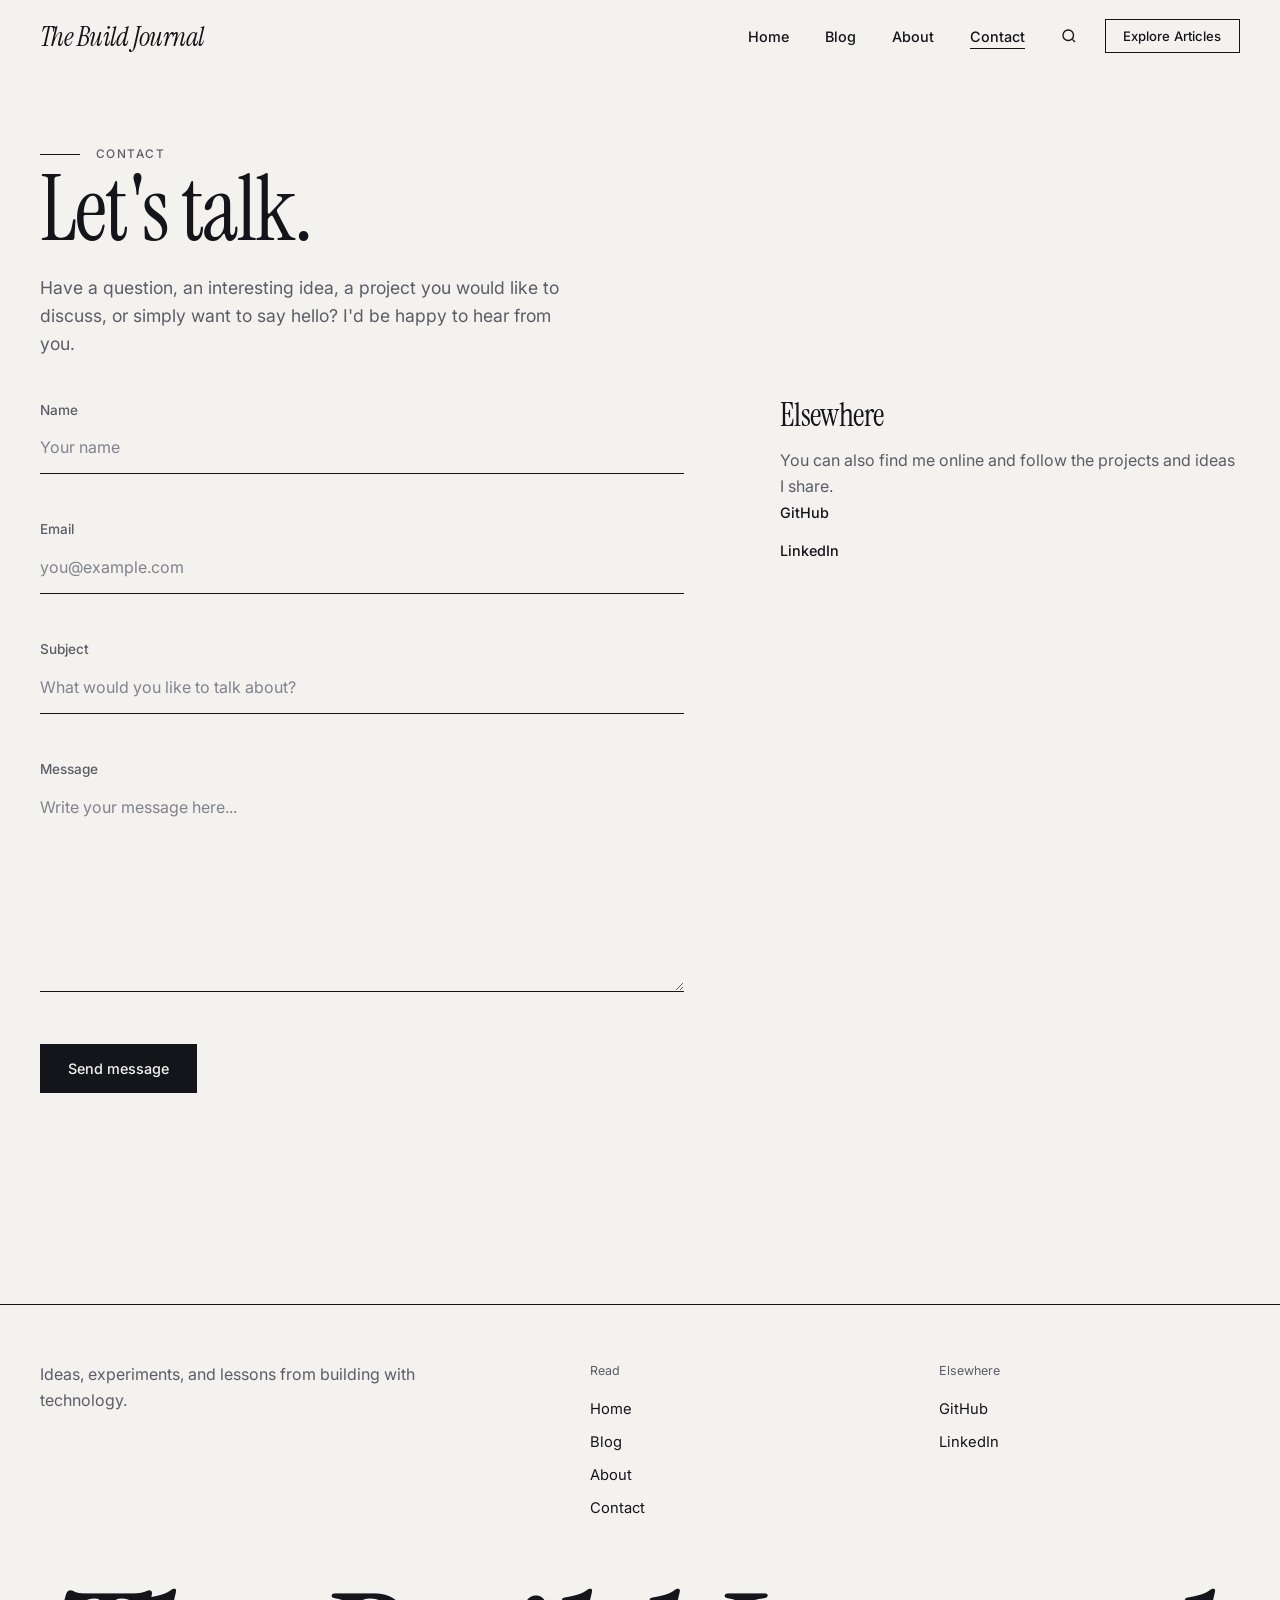
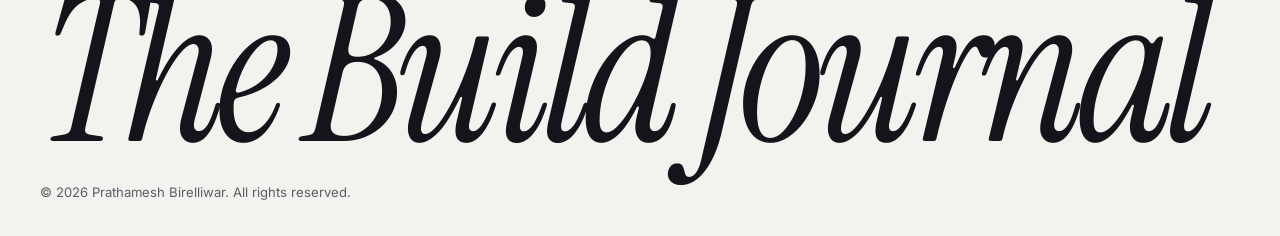
<file: contact.html>
<!doctype html>
<html lang="en">

<head>
    <meta charset="utf-8">
    <meta name="google-site-verification" content="9a83EK5ZoH-h98T7LBAwJ3E_WwvHE8vDK0DUV-XZGKo" />
    <meta name="viewport" content="width=device-width,initial-scale=1">

    <title>Contact | The Build Journal</title>

    <meta name="description"
        content="Get in touch with Prathamesh Birelliwar about ideas, projects, collaborations, and technology.">

    <link rel="canonical" href="https://example.com/contact.html">

    <meta property="og:title" content="Contact | The Build Journal">
    <meta property="og:description"
        content="Get in touch with Prathamesh Birelliwar about ideas, projects, collaborations, and technology.">
    <meta property="og:type" content="website">
    <meta property="og:url" content="https://example.com/contact.html">

    <link rel="preconnect" href="https://fonts.googleapis.com">
    <link rel="preconnect" href="https://fonts.gstatic.com" crossorigin>

    <link
        href="https://fonts.googleapis.com/css2?family=Instrument+Serif:ital@0;1&family=Inter:wght@400;500;600&family=Source+Serif+4:wght@400;600&display=swap"
        rel="stylesheet">

    <link rel="stylesheet" href="css/style.css">
    <link rel="stylesheet" href="css/responsive.css">
</head>

<body>

    <a class="skip" href="#main">Skip to content</a>

    <!-- Navigation -->
    <header class="nav">
        <div class="wrap nav-in">

            <a class="logo" href="index.html">
                The Build Journal
            </a>

            <nav id="menu" class="menu" aria-label="Primary">
                <a href="index.html">Home</a>
                <a href="blog.html">Blog</a>
                <a href="about.html">About</a>
                <a href="contact.html" aria-current="page">Contact</a>
            </nav>

            <div class="nav-r">

                <a class="icon-btn"
                    id="searchBtn"
                    href="blog.html?focus=1"
                    aria-label="Search articles">

                    <svg width="18"
                        height="18"
                        viewBox="0 0 24 24"
                        fill="none"
                        stroke="currentColor"
                        stroke-width="1.8">

                        <circle cx="11" cy="11" r="7" />
                        <path d="m20 20-3.5-3.5" />

                    </svg>

                </a>

                <a class="btn-o cta-nav" href="blog.html">
                    Explore Articles
                </a>

                <button class="burger"
                    aria-expanded="false"
                    aria-controls="menu"
                    aria-label="Open menu">

                    <i></i>
                    <i></i>

                </button>

            </div>
        </div>
    </header>


    <!-- Main Content -->
    <main id="main">

        <!-- Contact Header -->
        <section class="wrap ph">

            <p class="eyebrow">CONTACT</p>

            <h1 class="serif">
                Let's talk.
            </h1>

            <p class="lead sm">
                Have a question, an interesting idea, a project you would
                like to discuss, or simply want to say hello? I'd be happy
                to hear from you.
            </p>

        </section>


        <!-- Contact Section -->
        <section class="wrap cgrid">

            <!-- Contact Form -->
            <form id="cform" novalidate>

                <div class="fld">

                    <label for="n">
                        Name
                    </label>

                    <input
                        id="n"
                        name="name"
                        type="text"
                        required
                        autocomplete="name"
                        placeholder="Your name">

                    <span class="err"></span>

                </div>


                <div class="fld">

                    <label for="e">
                        Email
                    </label>

                    <input
                        id="e"
                        name="email"
                        type="email"
                        required
                        autocomplete="email"
                        placeholder="you@example.com">

                    <span class="err"></span>

                </div>


                <div class="fld">

                    <label for="s">
                        Subject
                    </label>

                    <input
                        id="s"
                        name="subject"
                        type="text"
                        required
                        placeholder="What would you like to talk about?">

                    <span class="err"></span>

                </div>


                <div class="fld">

                    <label for="m">
                        Message
                    </label>

                    <textarea
                        id="m"
                        name="message"
                        rows="7"
                        required
                        minlength="20"
                        placeholder="Write your message here..."></textarea>

                    <span class="err"></span>

                </div>


                <button class="btn" type="submit">
                    Send message
                </button>

                <p class="msg"
                    role="status"
                    aria-live="polite">
                </p>

            </form>


            <!-- Social Links -->
            <aside>

                <h2 class="serif sm2">
                    Elsewhere
                </h2>

                <p class="muted">
                    You can also find me online and follow the projects
                    and ideas I share.
                </p>

                <ul class="plain">

                    <li>
                        <a class="link" href="https://github.com/">
                            GitHub
                        </a>
                    </li>

                    <li>
                        <a class="link" href="https://linkedin.com/">
                            LinkedIn
                        </a>
                    </li>

                </ul>

            </aside>

        </section>

    </main>


    <!-- Footer -->
    <footer class="foot">

        <div class="wrap foot-in">

            <p class="muted">
                Ideas, experiments, and lessons from building with technology.
            </p>


            <nav aria-label="Footer">

                <p class="fh">
                    Read
                </p>

                <a href="index.html">Home</a>
                <a href="blog.html">Blog</a>
                <a href="about.html">About</a>
                <a href="contact.html">Contact</a>

            </nav>


            <nav aria-label="Social">

                <p class="fh">
                    Elsewhere
                </p>

                <!-- Replace these with your actual profile URLs later -->

                <a href="https://github.com/">
                    GitHub
                </a>

                <a href="https://linkedin.com/">
                    LinkedIn
                </a>

            </nav>

        </div>


        <div class="wrap">

            <a class="foot-mark"
                href="index.html"
                aria-label="The Build Journal home">

                The Build Journal

            </a>

            <p class="muted small copy">
                &copy; 2026 Prathamesh Birelliwar. All rights reserved.
            </p>

        </div>

    </footer>


    <script src="js/main.js" defer></script>
    <script src="js/search.js" defer></script>

</body>

</html>
</file>
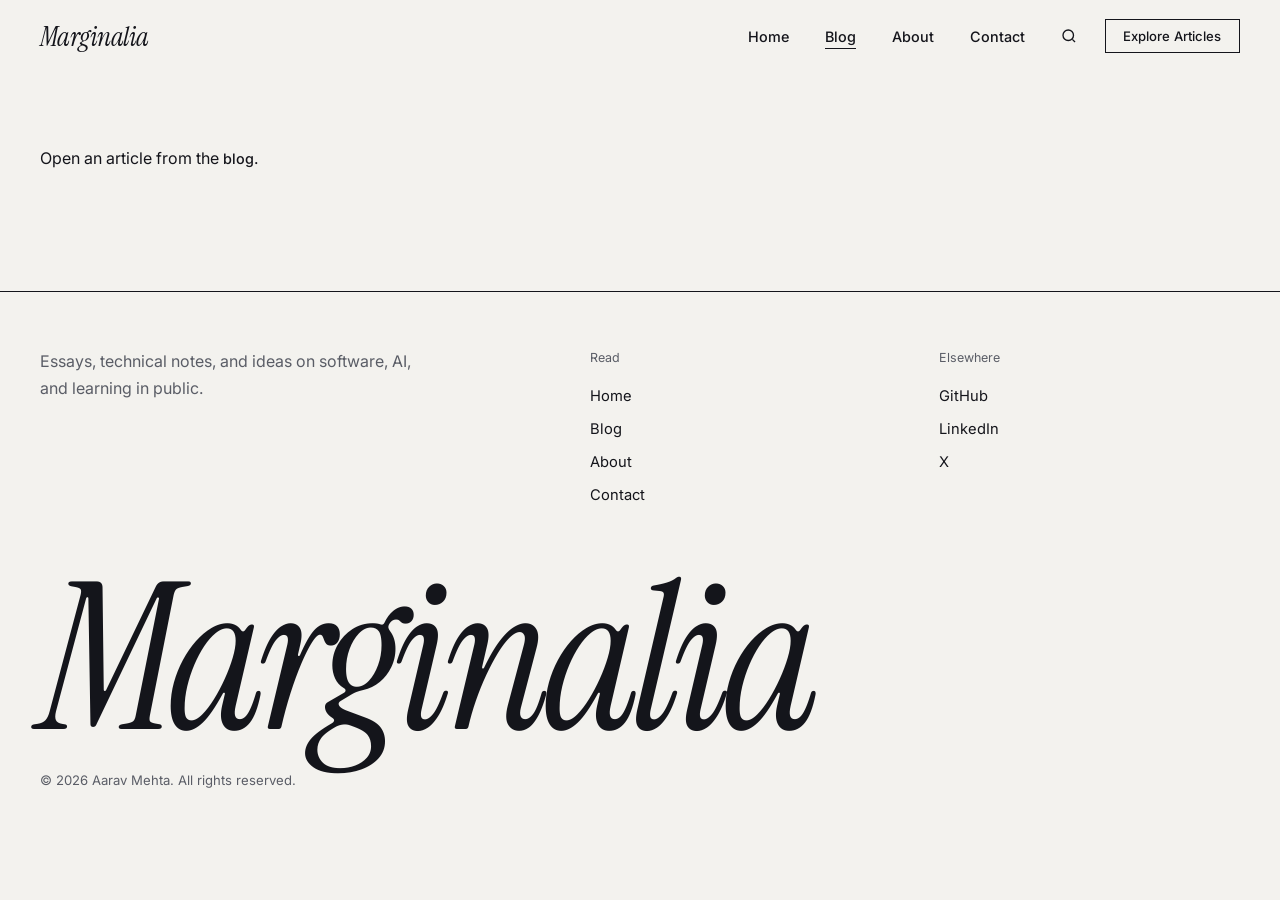
<file: post.html>
<!doctype html>
<html lang="en">

<head>
    <meta charset="utf-8">
    <meta name="google-site-verification" content="9a83EK5ZoH-h98T7LBAwJ3E_WwvHE8vDK0DUV-XZGKo" />
    <meta name="viewport" content="width=device-width,initial-scale=1">
    <title>Article template</title>
    <meta name="description" content="Redirects to the latest article.">
    <link rel="canonical" href="https://example.com/post.html">
    <meta property="og:title" content="Article template">
    <meta property="og:description" content="Redirects to the latest article.">
    <meta property="og:type" content="website">
    <meta property="og:url" content="https://example.com/post.html">
    <link rel="preconnect" href="https://fonts.googleapis.com">
    <link rel="preconnect" href="https://fonts.gstatic.com" crossorigin>
    <link
        href="https://fonts.googleapis.com/css2?family=Instrument+Serif:ital@0;1&family=Inter:wght@400;500;600&family=Source+Serif+4:wght@400;600&display=swap"
        rel="stylesheet">
    <link rel="stylesheet" href="css/style.css">
    <link rel="stylesheet" href="css/responsive.css">
</head>

<body><a class="skip" href="#main">Skip to content</a>
    <header class="nav">
        <div class="wrap nav-in"><a class="logo" href="index.html">Marginalia</a>
            <nav id="menu" class="menu" aria-label="Primary"><a href="index.html">Home</a><a href="blog.html"
                    aria-current="page">Blog</a><a href="about.html">About</a><a href="contact.html">Contact</a></nav>
            <div class="nav-r"><a class="icon-btn" id="searchBtn" href="blog.html?focus=1"
                    aria-label="Search articles"><svg width="18" height="18" viewBox="0 0 24 24" fill="none"
                        stroke="currentColor" stroke-width="1.8">
                        <circle cx="11" cy="11" r="7" />
                        <path d="m20 20-3.5-3.5" />
                    </svg></a><a class="btn-o cta-nav" href="blog.html">Explore Articles</a><button class="burger"
                    aria-expanded="false" aria-controls="menu" aria-label="Open menu"><i></i><i></i></button></div>
        </div>
    </header>
    <main id="main">
        <section class="wrap ph">
            <p>Open an article from the <a class="link" href="blog.html">blog</a>.</p>
        </section>
    </main>
    <footer class="foot">
        <div class="wrap foot-in">
            <p class="muted">Essays, technical notes, and ideas on software, AI, and learning in public.</p>
            <nav aria-label="Footer">
                <p class="fh">Read</p><a href="index.html">Home</a><a href="blog.html">Blog</a><a
                    href="about.html">About</a><a href="contact.html">Contact</a>
            </nav>
            <nav aria-label="Social">
                <p class="fh">Elsewhere</p><a href="https://github.com/">GitHub</a><a
                    href="https://linkedin.com/">LinkedIn</a><a href="https://x.com/">X</a>
            </nav>
        </div>
        <div class="wrap"><a class="foot-mark" href="index.html" aria-label="Marginalia home">Marginalia</a>
            <p class="muted small copy">&copy; 2026 Aarav Mehta. All rights reserved.</p>
        </div>
    </footer>
    <script src="js/main.js" defer></script>
    <script src="js/search.js" defer></script>
</body>

</html>
</file>
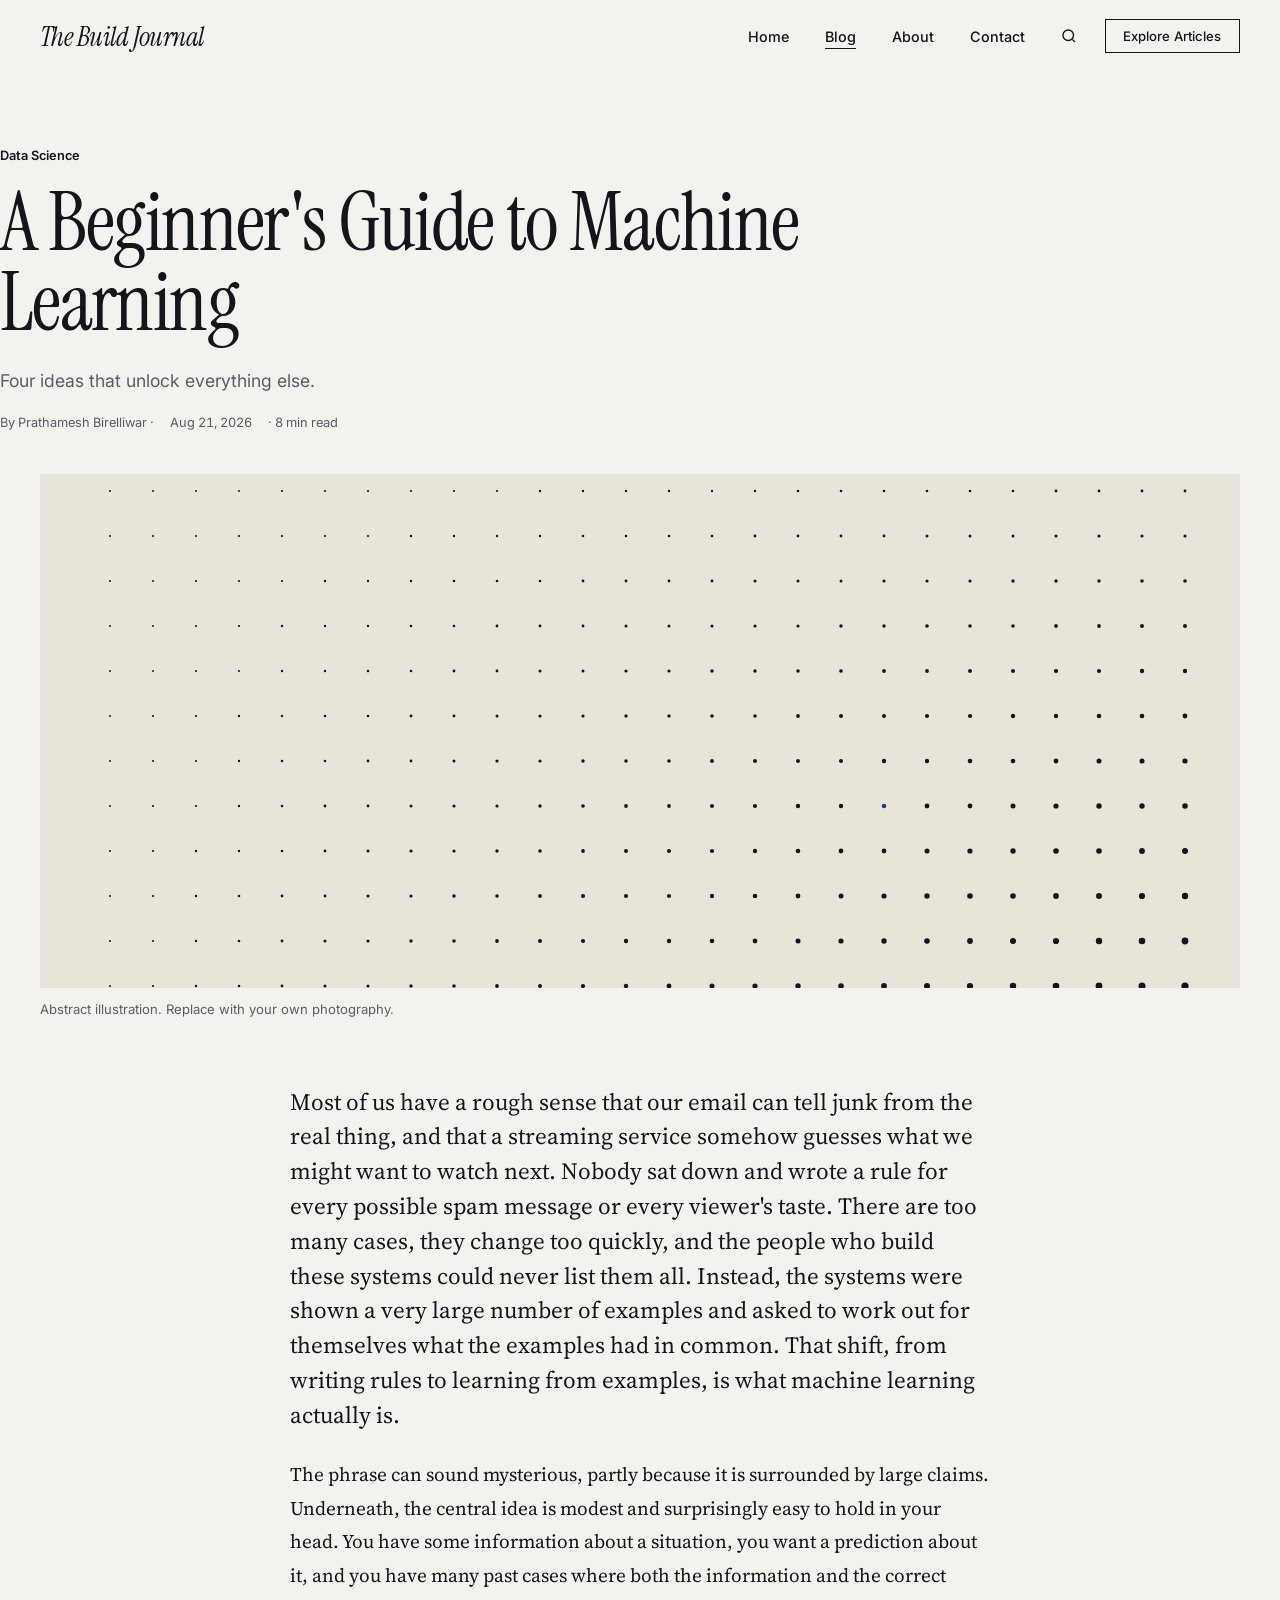
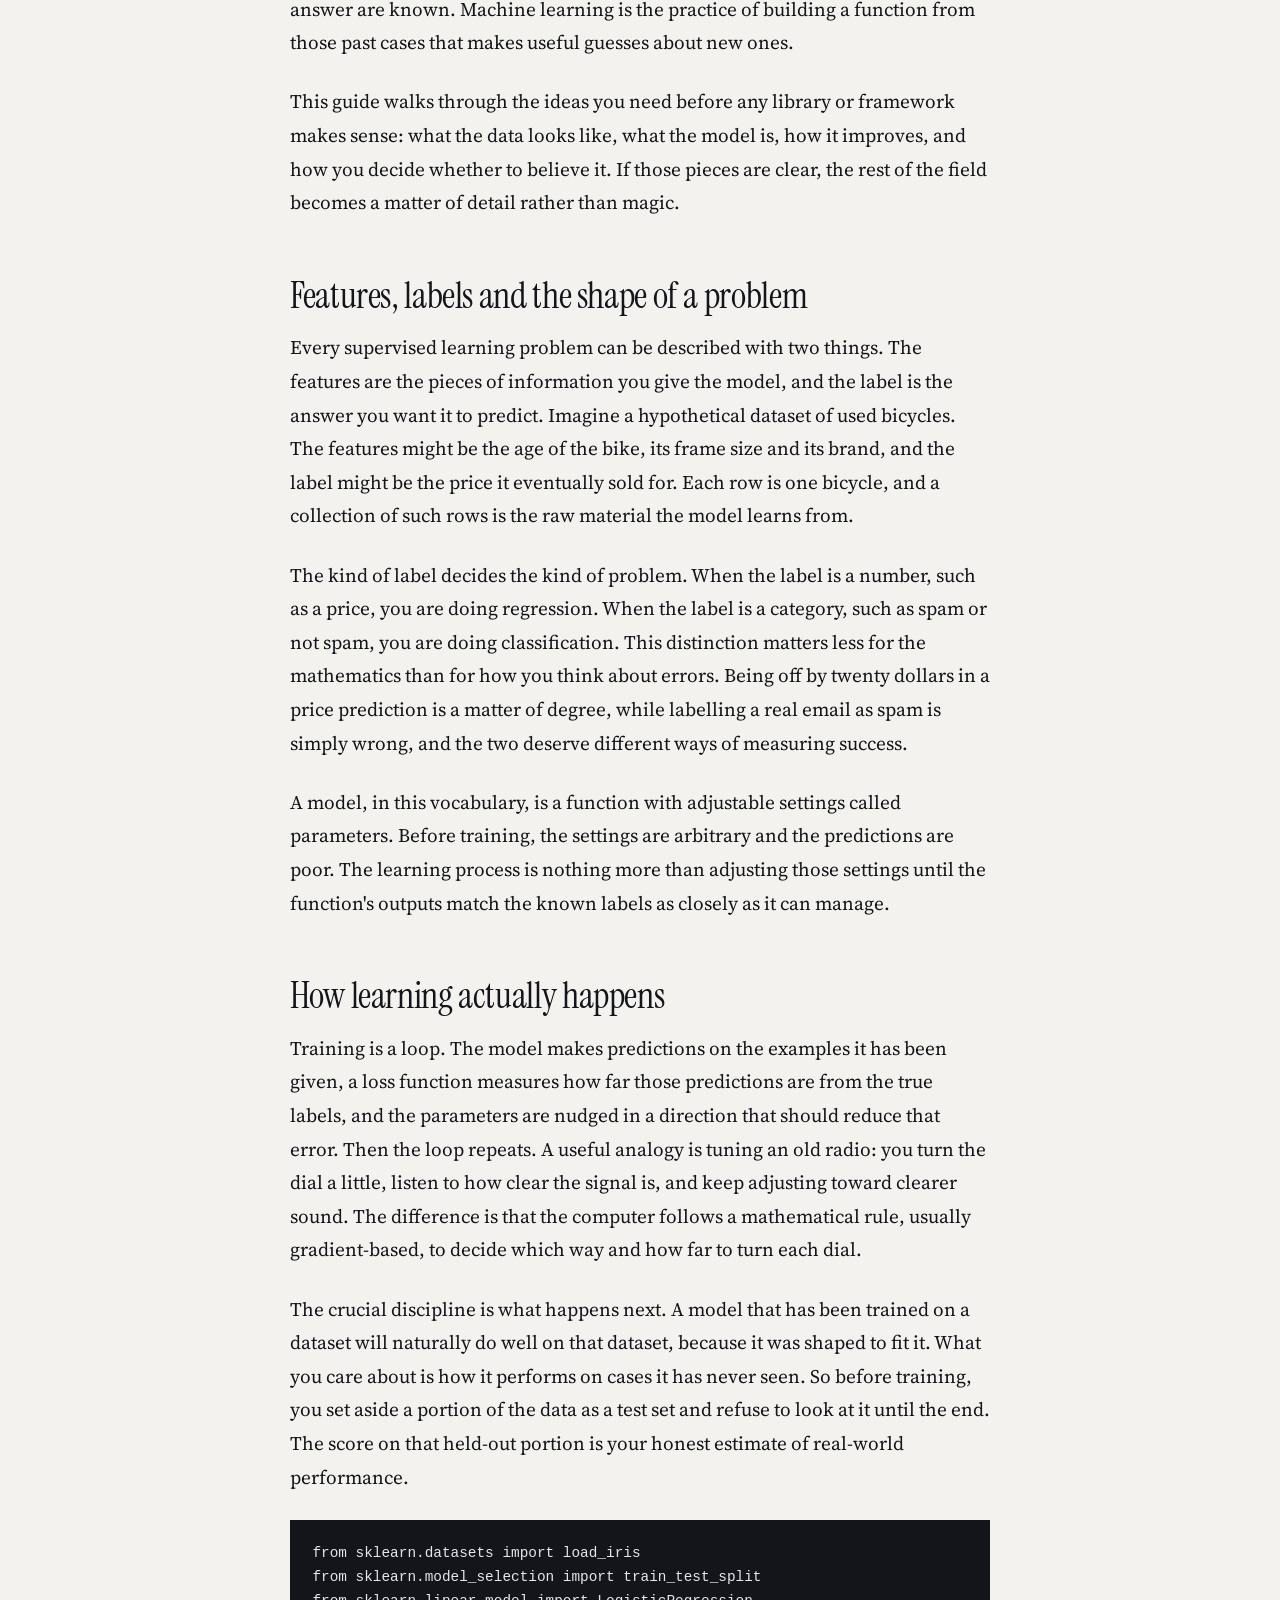
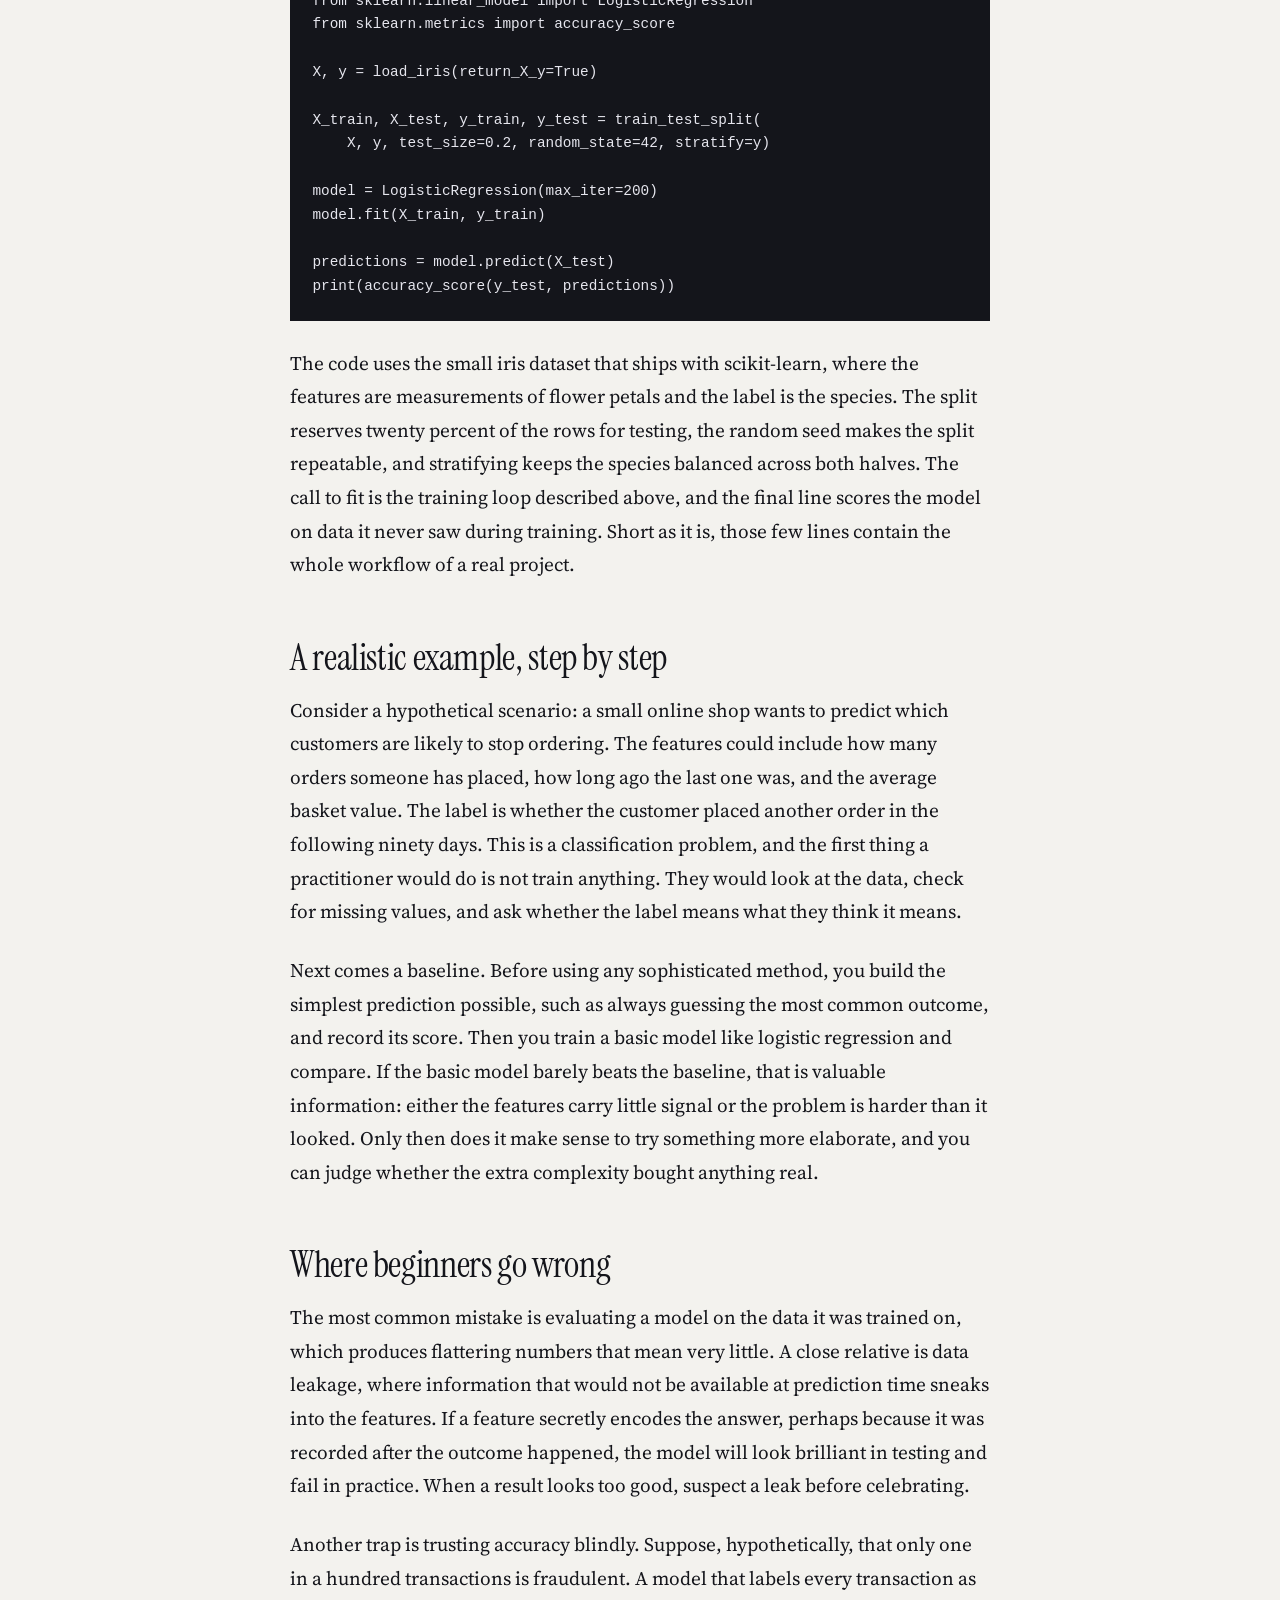
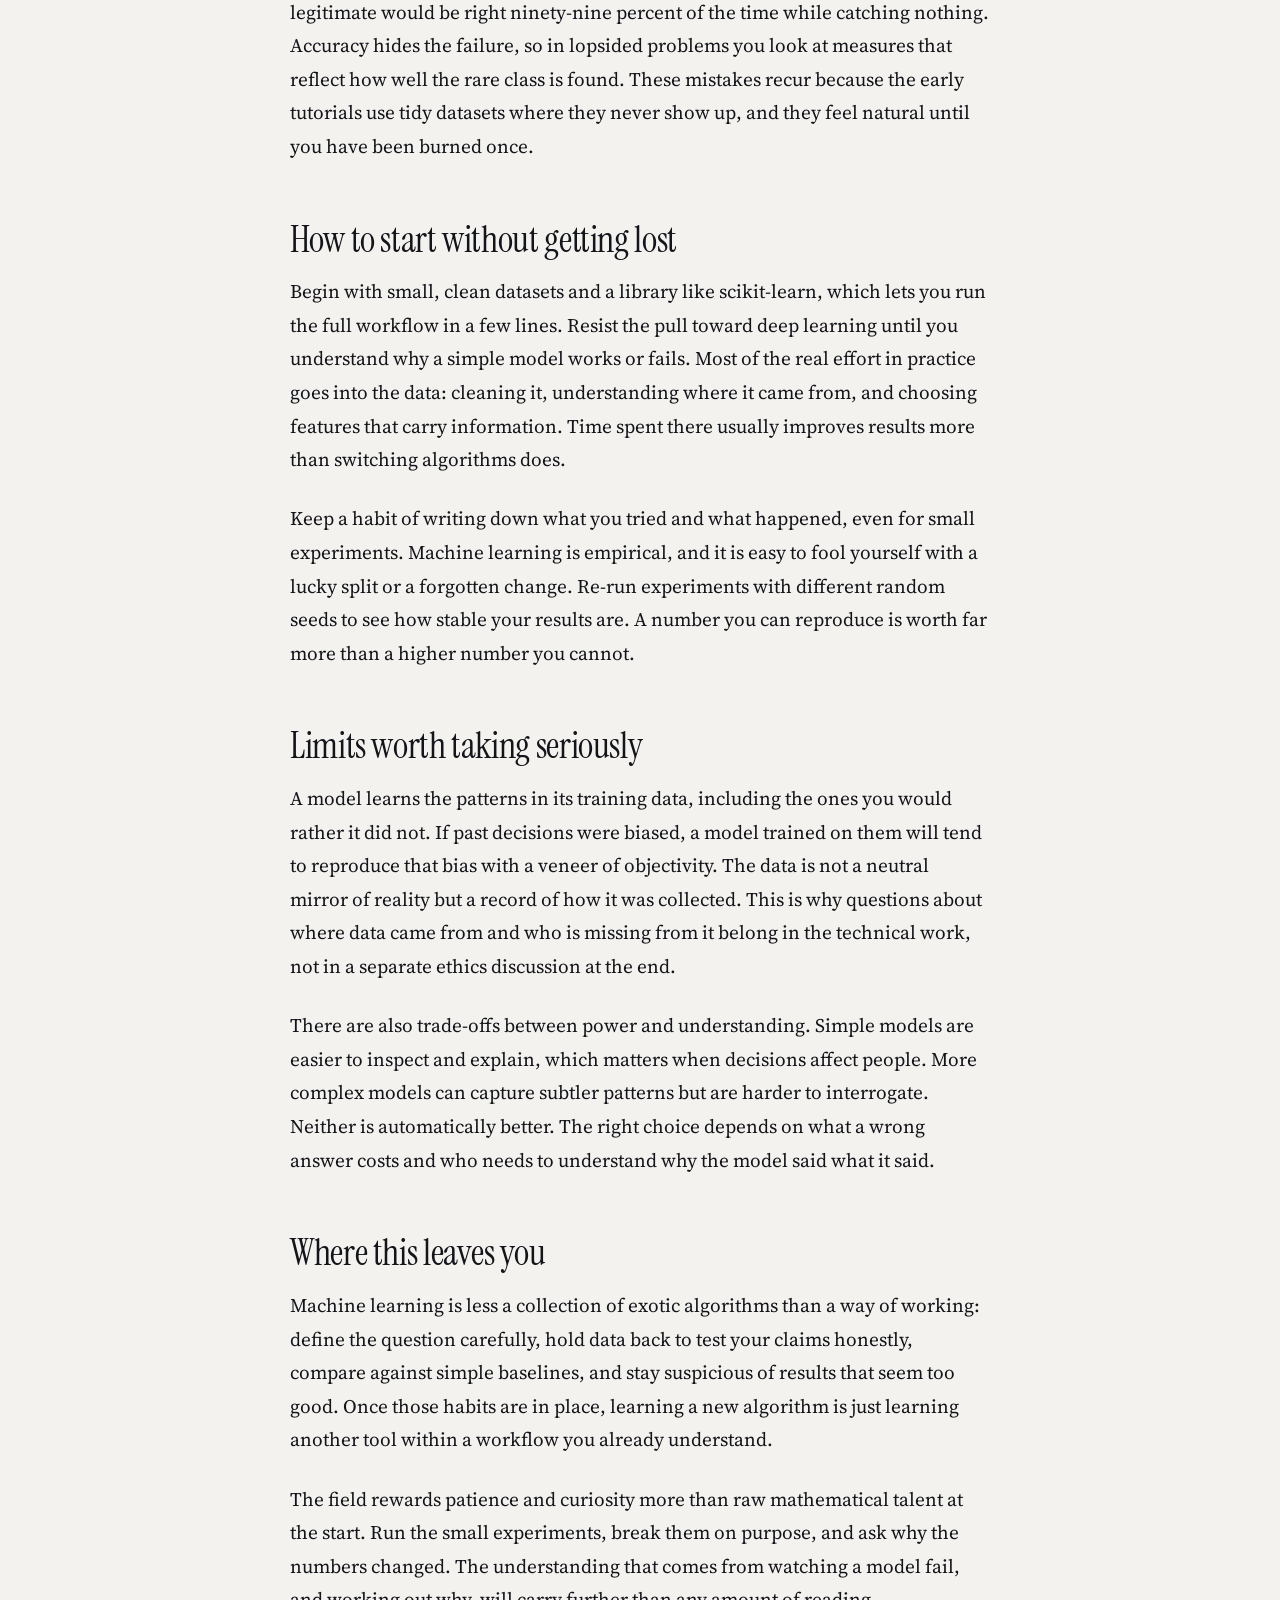
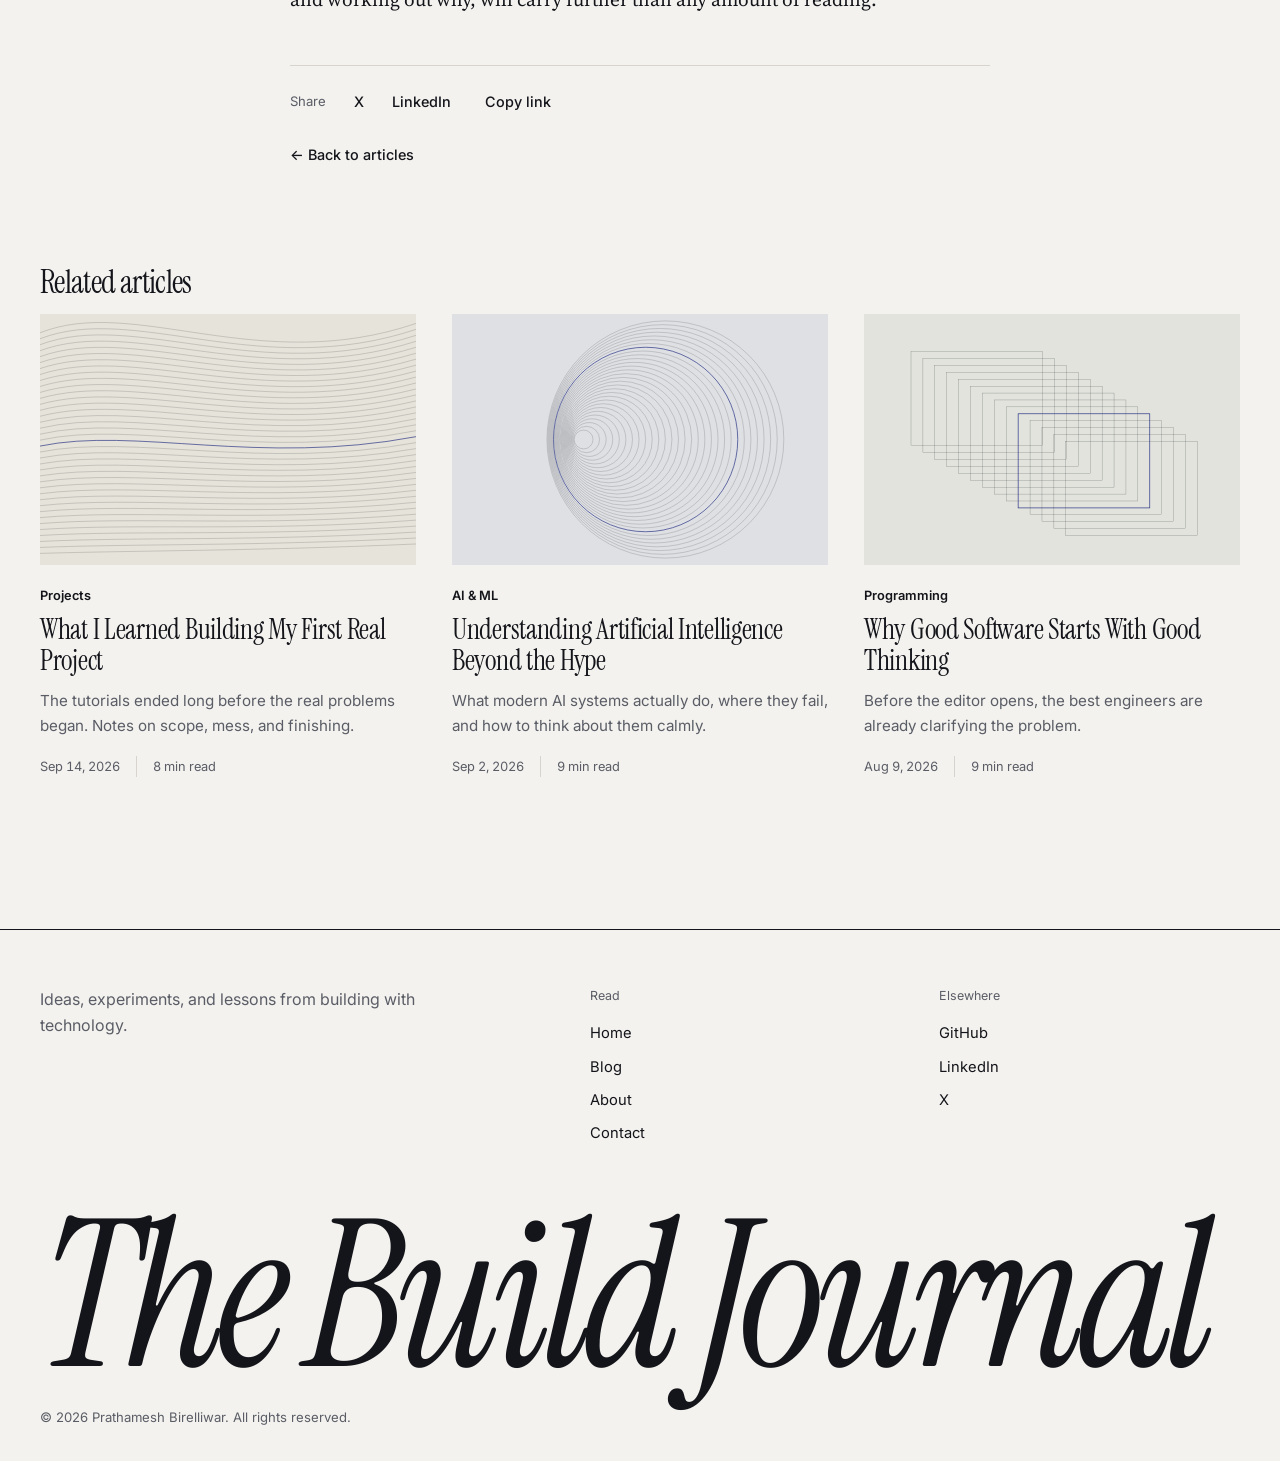
<file: posts/a-beginners-guide-to-machine-learning.html>
<!doctype html>
<html lang="en">
<head>
    <meta charset="utf-8">
    <meta name="viewport" content="width=device-width,initial-scale=1">

    <title>A Beginner's Guide to Machine Learning | The Build Journal</title>

    <meta name="description" content="A beginner-friendly guide to machine learning covering features, labels, training, evaluation, common mistakes, and practical ways to start.">

    <link rel="canonical" href="https://example.com/posts/a-beginners-guide-to-machine-learning.html">

    <meta property="og:title" content="A Beginner's Guide to Machine Learning | The Build Journal">
    <meta property="og:description" content="A beginner-friendly guide to machine learning covering features, labels, training, evaluation, common mistakes, and practical ways to start.">
    <meta property="og:type" content="article">
    <meta property="og:url" content="https://example.com/posts/a-beginners-guide-to-machine-learning.html">

    <link rel="preconnect" href="https://fonts.googleapis.com">
    <link rel="preconnect" href="https://fonts.gstatic.com" crossorigin>
    <link href="https://fonts.googleapis.com/css2?family=Instrument+Serif:ital@0;1&family=Inter:wght@400;500;600&family=Source+Serif+4:wght@400;600&display=swap" rel="stylesheet">

    <link rel="stylesheet" href="../css/style.css">
    <link rel="stylesheet" href="../css/responsive.css">
</head>

<body>

<a class="skip" href="#main">Skip to content</a>

<header class="nav">
    <div class="wrap nav-in">

        <a class="logo" href="../index.html">The Build Journal</a>

        <nav id="menu" class="menu" aria-label="Primary">
            <a href="../index.html">Home</a>
            <a href="../blog.html" aria-current="page">Blog</a>
            <a href="../about.html">About</a>
            <a href="../contact.html">Contact</a>
        </nav>

        <div class="nav-r">

            <a class="icon-btn"
               id="searchBtn"
               href="../blog.html?focus=1"
               aria-label="Search articles">

                <svg width="18"
                     height="18"
                     viewBox="0 0 24 24"
                     fill="none"
                     stroke="currentColor"
                     stroke-width="1.8">

                    <circle cx="11" cy="11" r="7"/>
                    <path d="m20 20-3.5-3.5"/>

                </svg>

            </a>

            <a class="btn-o cta-nav" href="../blog.html">
                Explore Articles
            </a>

            <button class="burger"
                    aria-expanded="false"
                    aria-controls="menu"
                    aria-label="Open menu">

                <i></i>
                <i></i>

            </button>

        </div>

    </div>
</header>


<main id="main">

<article>

    <header class="wrap ah">

        <p class="cat">
            <a href="../blog.html">Data Science</a>
        </p>

        <h1 class="serif">
            A Beginner's Guide to Machine Learning
        </h1>

        <p class="lead sm">
            Four ideas that unlock everything else.
        </p>

        <p class="meta">
            By Prathamesh Birelliwar &middot;
            <time datetime="2026-08-21">Aug 21, 2026</time>
            &middot; 8 min read
        </p>

    </header>


    <figure class="wrap hero-fig">

        <img
            src="../images/a-beginners-guide-to-machine-learning.svg"
            alt="Abstract editorial illustration for A Beginner's Guide to Machine Learning"
            width="1200"
            height="800">

        <figcaption class="muted small">
            Abstract illustration. Replace with your own photography.
        </figcaption>

    </figure>


    <div class="prose body">

        <p>
            Most of us have a rough sense that our email can tell junk from the real thing, and that a streaming service somehow guesses what we might want to watch next. Nobody sat down and wrote a rule for every possible spam message or every viewer's taste. There are too many cases, they change too quickly, and the people who build these systems could never list them all. Instead, the systems were shown a very large number of examples and asked to work out for themselves what the examples had in common. That shift, from writing rules to learning from examples, is what machine learning actually is.
        </p>

        <p>
            The phrase can sound mysterious, partly because it is surrounded by large claims. Underneath, the central idea is modest and surprisingly easy to hold in your head. You have some information about a situation, you want a prediction about it, and you have many past cases where both the information and the correct answer are known. Machine learning is the practice of building a function from those past cases that makes useful guesses about new ones.
        </p>

        <p>
            This guide walks through the ideas you need before any library or framework makes sense: what the data looks like, what the model is, how it improves, and how you decide whether to believe it. If those pieces are clear, the rest of the field becomes a matter of detail rather than magic.
        </p>


        <h2>Features, labels and the shape of a problem</h2>

        <p>
            Every supervised learning problem can be described with two things. The features are the pieces of information you give the model, and the label is the answer you want it to predict. Imagine a hypothetical dataset of used bicycles. The features might be the age of the bike, its frame size and its brand, and the label might be the price it eventually sold for. Each row is one bicycle, and a collection of such rows is the raw material the model learns from.
        </p>

        <p>
            The kind of label decides the kind of problem. When the label is a number, such as a price, you are doing regression. When the label is a category, such as spam or not spam, you are doing classification. This distinction matters less for the mathematics than for how you think about errors. Being off by twenty dollars in a price prediction is a matter of degree, while labelling a real email as spam is simply wrong, and the two deserve different ways of measuring success.
        </p>

        <p>
            A model, in this vocabulary, is a function with adjustable settings called parameters. Before training, the settings are arbitrary and the predictions are poor. The learning process is nothing more than adjusting those settings until the function's outputs match the known labels as closely as it can manage.
        </p>


        <h2>How learning actually happens</h2>

        <p>
            Training is a loop. The model makes predictions on the examples it has been given, a loss function measures how far those predictions are from the true labels, and the parameters are nudged in a direction that should reduce that error. Then the loop repeats. A useful analogy is tuning an old radio: you turn the dial a little, listen to how clear the signal is, and keep adjusting toward clearer sound. The difference is that the computer follows a mathematical rule, usually gradient-based, to decide which way and how far to turn each dial.
        </p>

        <p>
            The crucial discipline is what happens next. A model that has been trained on a dataset will naturally do well on that dataset, because it was shaped to fit it. What you care about is how it performs on cases it has never seen. So before training, you set aside a portion of the data as a test set and refuse to look at it until the end. The score on that held-out portion is your honest estimate of real-world performance.
        </p>


        <pre><code>from sklearn.datasets import load_iris
from sklearn.model_selection import train_test_split
from sklearn.linear_model import LogisticRegression
from sklearn.metrics import accuracy_score

X, y = load_iris(return_X_y=True)

X_train, X_test, y_train, y_test = train_test_split(
    X, y, test_size=0.2, random_state=42, stratify=y)

model = LogisticRegression(max_iter=200)
model.fit(X_train, y_train)

predictions = model.predict(X_test)
print(accuracy_score(y_test, predictions))</code></pre>


        <p>
            The code uses the small iris dataset that ships with scikit-learn, where the features are measurements of flower petals and the label is the species. The split reserves twenty percent of the rows for testing, the random seed makes the split repeatable, and stratifying keeps the species balanced across both halves. The call to fit is the training loop described above, and the final line scores the model on data it never saw during training. Short as it is, those few lines contain the whole workflow of a real project.
        </p>


        <h2>A realistic example, step by step</h2>

        <p>
            Consider a hypothetical scenario: a small online shop wants to predict which customers are likely to stop ordering. The features could include how many orders someone has placed, how long ago the last one was, and the average basket value. The label is whether the customer placed another order in the following ninety days. This is a classification problem, and the first thing a practitioner would do is not train anything. They would look at the data, check for missing values, and ask whether the label means what they think it means.
        </p>

        <p>
            Next comes a baseline. Before using any sophisticated method, you build the simplest prediction possible, such as always guessing the most common outcome, and record its score. Then you train a basic model like logistic regression and compare. If the basic model barely beats the baseline, that is valuable information: either the features carry little signal or the problem is harder than it looked. Only then does it make sense to try something more elaborate, and you can judge whether the extra complexity bought anything real.
        </p>


        <h2>Where beginners go wrong</h2>

        <p>
            The most common mistake is evaluating a model on the data it was trained on, which produces flattering numbers that mean very little. A close relative is data leakage, where information that would not be available at prediction time sneaks into the features. If a feature secretly encodes the answer, perhaps because it was recorded after the outcome happened, the model will look brilliant in testing and fail in practice. When a result looks too good, suspect a leak before celebrating.
        </p>

        <p>
            Another trap is trusting accuracy blindly. Suppose, hypothetically, that only one in a hundred transactions is fraudulent. A model that labels every transaction as legitimate would be right ninety-nine percent of the time while catching nothing. Accuracy hides the failure, so in lopsided problems you look at measures that reflect how well the rare class is found. These mistakes recur because the early tutorials use tidy datasets where they never show up, and they feel natural until you have been burned once.
        </p>


        <h2>How to start without getting lost</h2>

        <p>
            Begin with small, clean datasets and a library like scikit-learn, which lets you run the full workflow in a few lines. Resist the pull toward deep learning until you understand why a simple model works or fails. Most of the real effort in practice goes into the data: cleaning it, understanding where it came from, and choosing features that carry information. Time spent there usually improves results more than switching algorithms does.
        </p>

        <p>
            Keep a habit of writing down what you tried and what happened, even for small experiments. Machine learning is empirical, and it is easy to fool yourself with a lucky split or a forgotten change. Re-run experiments with different random seeds to see how stable your results are. A number you can reproduce is worth far more than a higher number you cannot.
        </p>


        <h2>Limits worth taking seriously</h2>

        <p>
            A model learns the patterns in its training data, including the ones you would rather it did not. If past decisions were biased, a model trained on them will tend to reproduce that bias with a veneer of objectivity. The data is not a neutral mirror of reality but a record of how it was collected. This is why questions about where data came from and who is missing from it belong in the technical work, not in a separate ethics discussion at the end.
        </p>

        <p>
            There are also trade-offs between power and understanding. Simple models are easier to inspect and explain, which matters when decisions affect people. More complex models can capture subtler patterns but are harder to interrogate. Neither is automatically better. The right choice depends on what a wrong answer costs and who needs to understand why the model said what it said.
        </p>


        <h2>Where this leaves you</h2>

        <p>
            Machine learning is less a collection of exotic algorithms than a way of working: define the question carefully, hold data back to test your claims honestly, compare against simple baselines, and stay suspicious of results that seem too good. Once those habits are in place, learning a new algorithm is just learning another tool within a workflow you already understand.
        </p>

        <p>
            The field rewards patience and curiosity more than raw mathematical talent at the start. Run the small experiments, break them on purpose, and ask why the numbers changed. The understanding that comes from watching a model fail, and working out why, will carry further than any amount of reading.
        </p>

    </div>


    <div class="prose share">

        <span class="muted small">Share</span>

        <a
            class="link"
            href="https://x.com/intent/tweet?url=https://example.com/posts/a-beginners-guide-to-machine-learning.html">
            X
        </a>

        <a
            class="link"
            href="https://www.linkedin.com/sharing/share-offsite/?url=https://example.com/posts/a-beginners-guide-to-machine-learning.html">
            LinkedIn
        </a>

        <button
            class="link"
            id="copy"
            data-url="https://example.com/posts/a-beginners-guide-to-machine-learning.html"
            type="button">
            Copy link
        </button>

    </div>


    <div class="prose">
        <a class="link" href="../blog.html">
            &larr; Back to articles
        </a>
    </div>

</article>


<section class="wrap sec">

    <h2 class="serif sm2">
        Related articles
    </h2>

    <div class="grid flt">

        <article
            class="card"
            data-cat="Projects"
            data-date="2026-09-14"
            data-text="what i learned building my first real project the tutorials ended long before the real problems began. notes on scope, mess, and finishing. projects">

            <a
                href="../posts/what-i-learned-building-my-first-real-project.html"
                class="card-img"
                tabindex="-1"
                aria-hidden="true">

                <img
                    src="../images/what-i-learned-building-my-first-real-project.svg"
                    alt=""
                    width="1200"
                    height="800"
                    loading="lazy">

            </a>

            <div class="card-b">

                <p class="cat">Projects</p>

                <h3>
                    <a href="../posts/what-i-learned-building-my-first-real-project.html">
                        What I Learned Building My First Real Project
                    </a>
                </h3>

                <p class="ex">
                    The tutorials ended long before the real problems began. Notes on scope, mess, and finishing.
                </p>

                <p class="meta">
                    <time datetime="2026-09-14">Sep 14, 2026</time>
                    <span>8 min read</span>
                </p>

            </div>

        </article>


        <article
            class="card"
            data-cat="AI & ML"
            data-date="2026-09-02"
            data-text="understanding artificial intelligence beyond the hype what modern ai systems actually do, where they fail, and how to think about them calmly. ai & ml">

            <a
                href="../posts/understanding-artificial-intelligence-beyond-the-hype.html"
                class="card-img"
                tabindex="-1"
                aria-hidden="true">

                <img
                    src="../images/understanding-artificial-intelligence-beyond-the-hype.svg"
                    alt=""
                    width="1200"
                    height="800"
                    loading="lazy">

            </a>

            <div class="card-b">

                <p class="cat">AI & ML</p>

                <h3>
                    <a href="../posts/understanding-artificial-intelligence-beyond-the-hype.html">
                        Understanding Artificial Intelligence Beyond the Hype
                    </a>
                </h3>

                <p class="ex">
                    What modern AI systems actually do, where they fail, and how to think about them calmly.
                </p>

                <p class="meta">
                    <time datetime="2026-09-02">Sep 2, 2026</time>
                    <span>9 min read</span>
                </p>

            </div>

        </article>


        <article
            class="card"
            data-cat="Programming"
            data-date="2026-08-09"
            data-text="why good software starts with good thinking before the editor opens, the best engineers are already clarifying the problem. programming">

            <a
                href="../posts/why-good-software-starts-with-good-thinking.html"
                class="card-img"
                tabindex="-1"
                aria-hidden="true">

                <img
                    src="../images/why-good-software-starts-with-good-thinking.svg"
                    alt=""
                    width="1200"
                    height="800"
                    loading="lazy">

            </a>

            <div class="card-b">

                <p class="cat">Programming</p>

                <h3>
                    <a href="../posts/why-good-software-starts-with-good-thinking.html">
                        Why Good Software Starts With Good Thinking
                    </a>
                </h3>

                <p class="ex">
                    Before the editor opens, the best engineers are already clarifying the problem.
                </p>

                <p class="meta">
                    <time datetime="2026-08-09">Aug 9, 2026</time>
                    <span>9 min read</span>
                </p>

            </div>

        </article>

    </div>

</section>

</main>


<footer class="foot">

    <div class="wrap foot-in">

        <p class="muted">
            Ideas, experiments, and lessons from building with technology.
        </p>


        <nav aria-label="Footer">

            <p class="fh">Read</p>

            <a href="../index.html">Home</a>
            <a href="../blog.html">Blog</a>
            <a href="../about.html">About</a>
            <a href="../contact.html">Contact</a>

        </nav>


        <nav aria-label="Social">

            <p class="fh">Elsewhere</p>

            <a href="https://github.com/">GitHub</a>
            <a href="https://linkedin.com/">LinkedIn</a>
            <a href="https://x.com/">X</a>

        </nav>

    </div>


    <div class="wrap">

        <a
            class="foot-mark"
            href="../index.html"
            aria-label="The Build Journal home">

            The Build Journal

        </a>

        <p class="muted small copy">
            &copy; 2026 Prathamesh Birelliwar. All rights reserved.
        </p>

    </div>

</footer>


<script src="../js/main.js" defer></script>
<script src="../js/search.js" defer></script>

</body>
</html>
</file>
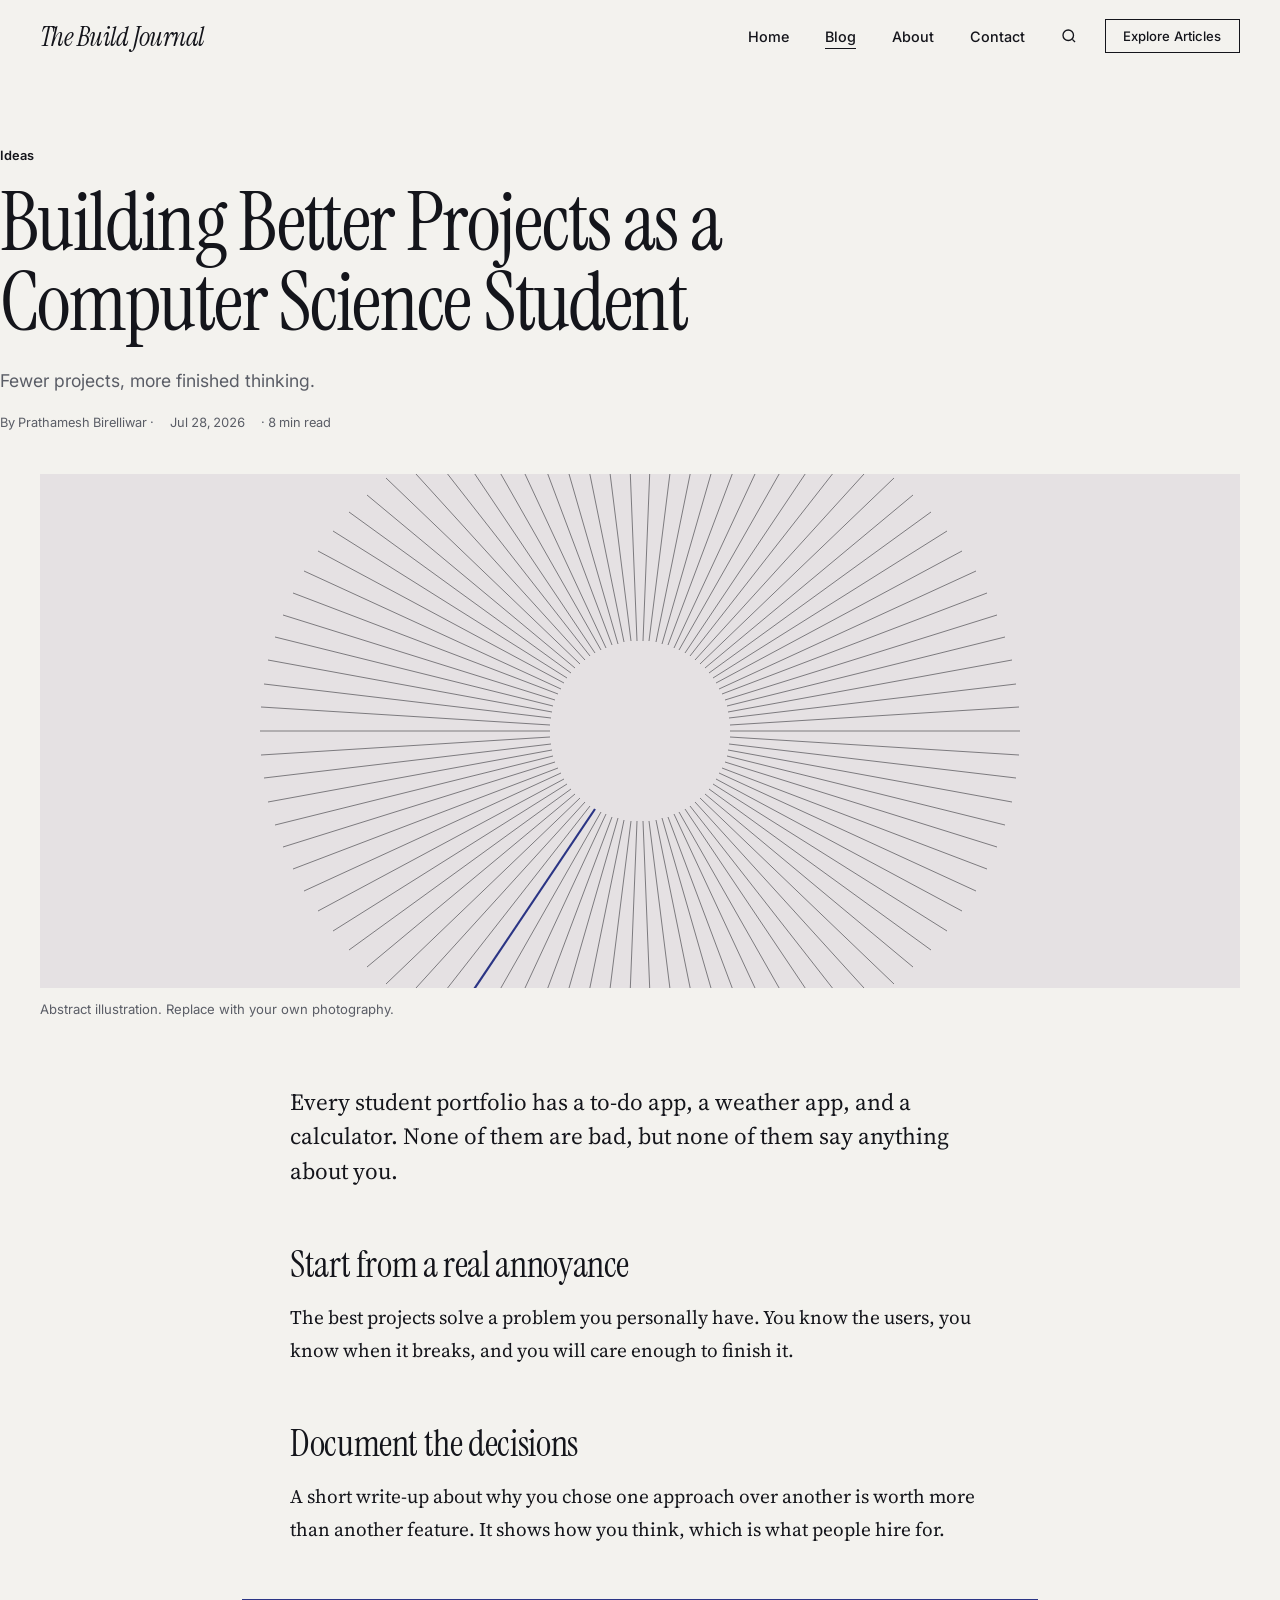
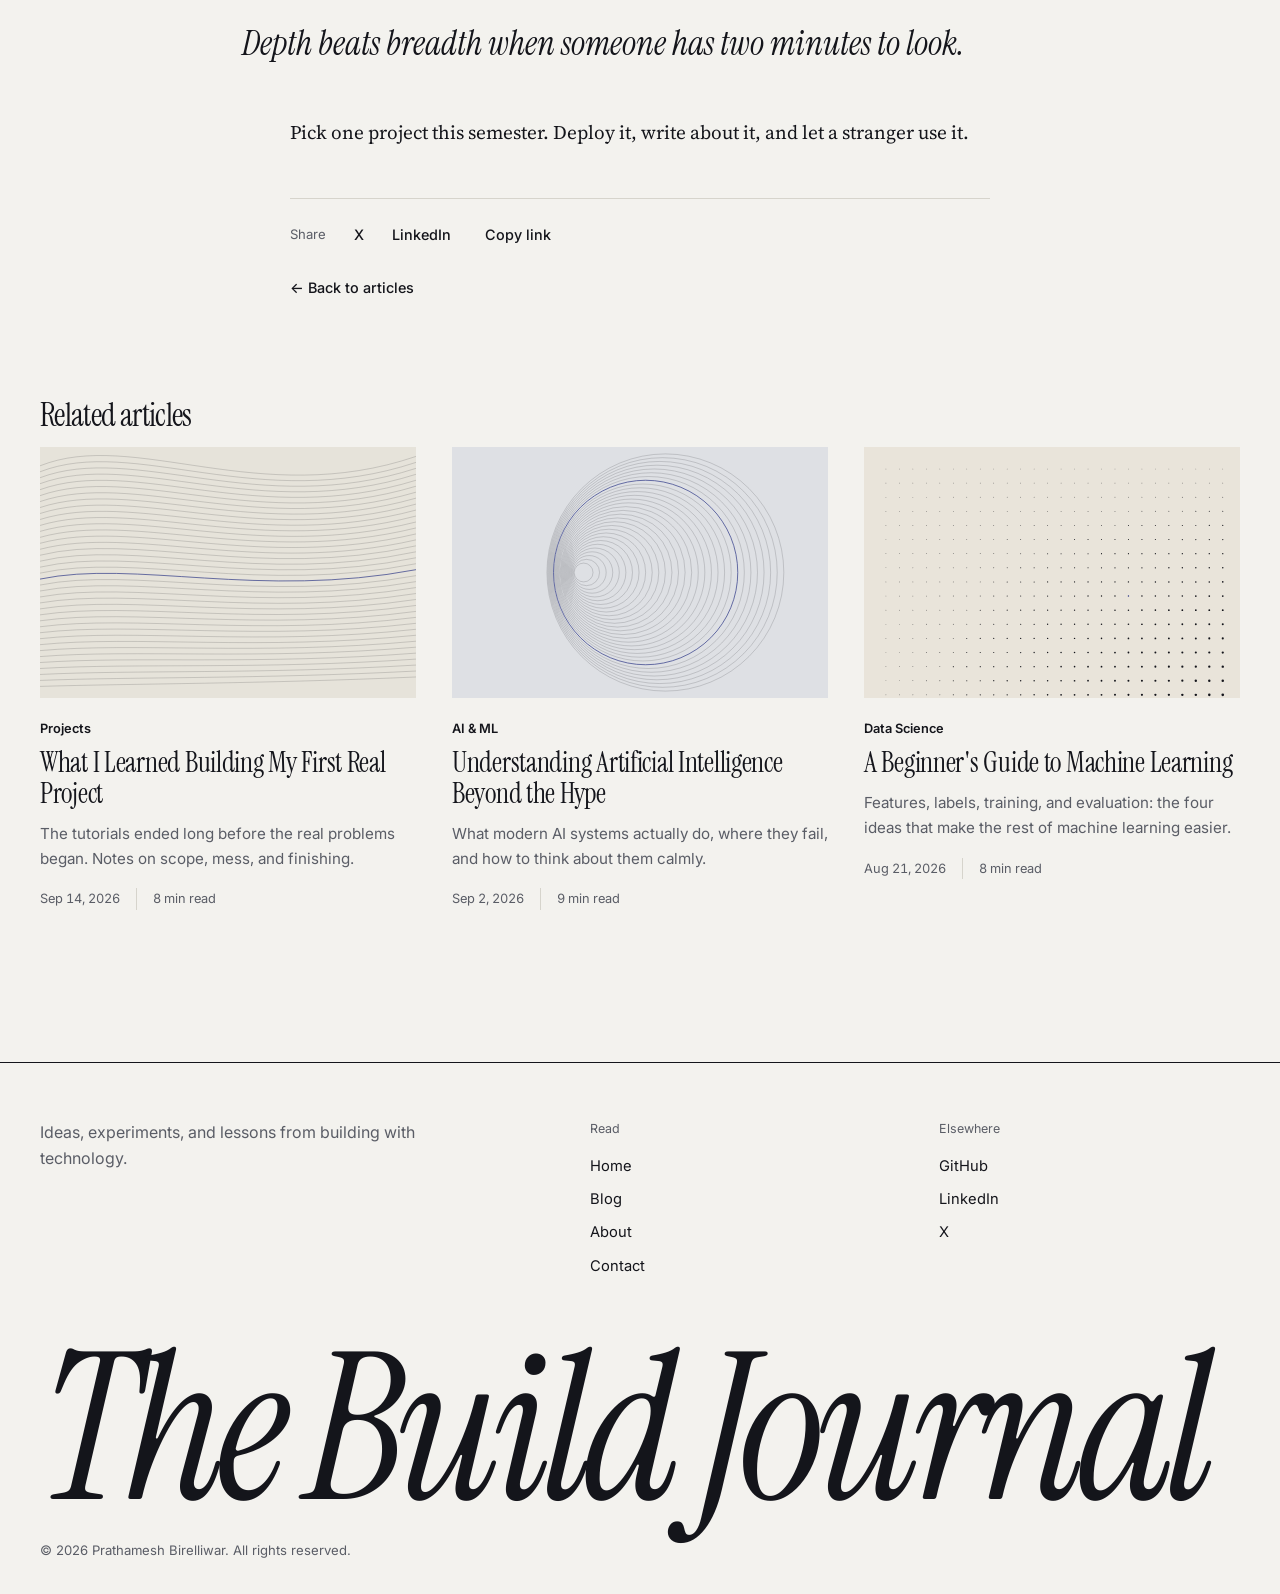
<file: posts/building-better-projects-as-a-computer-science-student.html>
<!doctype html>
<html lang="en">

<head>
    <meta charset="utf-8">
    <meta name="viewport" content="width=device-width,initial-scale=1">

    <title>Building Better Projects as a Computer Science Student | The Build Journal</title>

    <meta name="description"
        content="How computer science students can build better projects by starting with real problems, documenting decisions, and focusing on finished work.">

    <link rel="canonical"
        href="https://example.com/posts/building-better-projects-as-a-computer-science-student.html">

    <meta property="og:title"
        content="Building Better Projects as a Computer Science Student | The Build Journal">

    <meta property="og:description"
        content="How computer science students can build better projects by starting with real problems, documenting decisions, and focusing on finished work.">

    <meta property="og:type" content="article">

    <meta property="og:url"
        content="https://example.com/posts/building-better-projects-as-a-computer-science-student.html">

    <link rel="preconnect" href="https://fonts.googleapis.com">
    <link rel="preconnect" href="https://fonts.gstatic.com" crossorigin>

    <link
        href="https://fonts.googleapis.com/css2?family=Instrument+Serif:ital@0;1&family=Inter:wght@400;500;600&family=Source+Serif+4:wght@400;600&display=swap"
        rel="stylesheet">

    <link rel="stylesheet" href="../css/style.css">
    <link rel="stylesheet" href="../css/responsive.css">
</head>

<body>

    <a class="skip" href="#main">Skip to content</a>

    <header class="nav">
        <div class="wrap nav-in">

            <a class="logo" href="../index.html">The Build Journal</a>

            <nav id="menu" class="menu" aria-label="Primary">
                <a href="../index.html">Home</a>
                <a href="../blog.html" aria-current="page">Blog</a>
                <a href="../about.html">About</a>
                <a href="../contact.html">Contact</a>
            </nav>

            <div class="nav-r">

                <a class="icon-btn" id="searchBtn" href="../blog.html?focus=1"
                    aria-label="Search articles">

                    <svg width="18" height="18" viewBox="0 0 24 24" fill="none"
                        stroke="currentColor" stroke-width="1.8">
                        <circle cx="11" cy="11" r="7" />
                        <path d="m20 20-3.5-3.5" />
                    </svg>

                </a>

                <a class="btn-o cta-nav" href="../blog.html">
                    Explore Articles
                </a>

                <button class="burger" aria-expanded="false" aria-controls="menu"
                    aria-label="Open menu">
                    <i></i>
                    <i></i>
                </button>

            </div>
        </div>
    </header>

    <main id="main">

        <article>

            <header class="wrap ah">

                <p class="cat">
                    <a href="../blog.html">Ideas</a>
                </p>

                <h1 class="serif">
                    Building Better Projects as a Computer Science Student
                </h1>

                <p class="lead sm">
                    Fewer projects, more finished thinking.
                </p>

                <p class="meta">
                    By Prathamesh Birelliwar &middot;
                    <time datetime="2026-07-28">Jul 28, 2026</time>
                    &middot; 8 min read
                </p>

            </header>

            <figure class="wrap hero-fig">

                <img src="../images/building-better-projects-as-a-computer-science-student.svg"
                    alt="Abstract editorial illustration for Building Better Projects as a Computer Science Student"
                    width="1200"
                    height="800">

                <figcaption class="muted small">
                    Abstract illustration. Replace with your own photography.
                </figcaption>

            </figure>

            <div class="prose body">

                <p>
                    Every student portfolio has a to-do app, a weather app, and a calculator.
                    None of them are bad, but none of them say anything about you.
                </p>

                <h2>Start from a real annoyance</h2>

                <p>
                    The best projects solve a problem you personally have. You know the users,
                    you know when it breaks, and you will care enough to finish it.
                </p>

                <h2>Document the decisions</h2>

                <p>
                    A short write-up about why you chose one approach over another is worth
                    more than another feature. It shows how you think, which is what people
                    hire for.
                </p>

                <blockquote>
                    Depth beats breadth when someone has two minutes to look.
                </blockquote>

                <p>
                    Pick one project this semester. Deploy it, write about it, and let a stranger
                    use it.
                </p>

            </div>

            <div class="prose share">

                <span class="muted small">Share</span>

                <a class="link"
                    href="https://x.com/intent/tweet?url=https://example.com/posts/building-better-projects-as-a-computer-science-student.html">
                    X
                </a>

                <a class="link"
                    href="https://www.linkedin.com/sharing/share-offsite/?url=https://example.com/posts/building-better-projects-as-a-computer-science-student.html">
                    LinkedIn
                </a>

                <button class="link"
                    id="copy"
                    data-url="https://example.com/posts/building-better-projects-as-a-computer-science-student.html"
                    type="button">
                    Copy link
                </button>

            </div>

            <div class="prose">
                <a class="link" href="../blog.html">
                    &larr; Back to articles
                </a>
            </div>

        </article>

        <section class="wrap sec">

            <h2 class="serif sm2">
                Related articles
            </h2>

            <div class="grid flt">

                <article class="card"
                    data-cat="Projects"
                    data-date="2026-09-14"
                    data-text="what i learned building my first real project the tutorials ended long before the real problems began. notes on scope, mess, and finishing. projects">

                    <a href="../posts/what-i-learned-building-my-first-real-project.html"
                        class="card-img"
                        tabindex="-1"
                        aria-hidden="true">

                        <img src="../images/what-i-learned-building-my-first-real-project.svg"
                            alt=""
                            width="1200"
                            height="800"
                            loading="lazy">

                    </a>

                    <div class="card-b">

                        <p class="cat">Projects</p>

                        <h3>
                            <a href="../posts/what-i-learned-building-my-first-real-project.html">
                                What I Learned Building My First Real Project
                            </a>
                        </h3>

                        <p class="ex">
                            The tutorials ended long before the real problems began.
                            Notes on scope, mess, and finishing.
                        </p>

                        <p class="meta">
                            <time datetime="2026-09-14">Sep 14, 2026</time>
                            <span>8 min read</span>
                        </p>

                    </div>
                </article>


                <article class="card"
                    data-cat="AI & ML"
                    data-date="2026-09-02"
                    data-text="understanding artificial intelligence beyond the hype what modern ai systems actually do, where they fail, and how to think about them calmly. ai & ml">

                    <a href="../posts/understanding-artificial-intelligence-beyond-the-hype.html"
                        class="card-img"
                        tabindex="-1"
                        aria-hidden="true">

                        <img
                            src="../images/understanding-artificial-intelligence-beyond-the-hype.svg"
                            alt=""
                            width="1200"
                            height="800"
                            loading="lazy">

                    </a>

                    <div class="card-b">

                        <p class="cat">AI & ML</p>

                        <h3>
                            <a href="../posts/understanding-artificial-intelligence-beyond-the-hype.html">
                                Understanding Artificial Intelligence Beyond the Hype
                            </a>
                        </h3>

                        <p class="ex">
                            What modern AI systems actually do, where they fail, and how to think
                            about them calmly.
                        </p>

                        <p class="meta">
                            <time datetime="2026-09-02">Sep 2, 2026</time>
                            <span>9 min read</span>
                        </p>

                    </div>
                </article>


                <article class="card"
                    data-cat="Data Science"
                    data-date="2026-08-21"
                    data-text="a beginner's guide to machine learning features, labels, training, and evaluation: the four ideas that make the rest of machine learning easier. data science">

                    <a href="../posts/a-beginners-guide-to-machine-learning.html"
                        class="card-img"
                        tabindex="-1"
                        aria-hidden="true">

                        <img src="../images/a-beginners-guide-to-machine-learning.svg"
                            alt=""
                            width="1200"
                            height="800"
                            loading="lazy">

                    </a>

                    <div class="card-b">

                        <p class="cat">Data Science</p>

                        <h3>
                            <a href="../posts/a-beginners-guide-to-machine-learning.html">
                                A Beginner's Guide to Machine Learning
                            </a>
                        </h3>

                        <p class="ex">
                            Features, labels, training, and evaluation: the four ideas that make
                            the rest of machine learning easier.
                        </p>

                        <p class="meta">
                            <time datetime="2026-08-21">Aug 21, 2026</time>
                            <span>8 min read</span>
                        </p>

                    </div>
                </article>

            </div>

        </section>

    </main>

    <footer class="foot">

        <div class="wrap foot-in">

            <p class="muted">
                Ideas, experiments, and lessons from building with technology.
            </p>

            <nav aria-label="Footer">

                <p class="fh">Read</p>

                <a href="../index.html">Home</a>
                <a href="../blog.html">Blog</a>
                <a href="../about.html">About</a>
                <a href="../contact.html">Contact</a>

            </nav>

            <nav aria-label="Social">

                <p class="fh">Elsewhere</p>

                <a href="https://github.com/">GitHub</a>
                <a href="https://linkedin.com/">LinkedIn</a>
                <a href="https://x.com/">X</a>

            </nav>

        </div>

        <div class="wrap">

            <a class="foot-mark"
                href="../index.html"
                aria-label="The Build Journal home">
                The Build Journal
            </a>

            <p class="muted small copy">
                &copy; 2026 Prathamesh Birelliwar. All rights reserved.
            </p>

        </div>

    </footer>

    <script src="../js/main.js" defer></script>
    <script src="../js/search.js" defer></script>

</body>

</html>
</file>
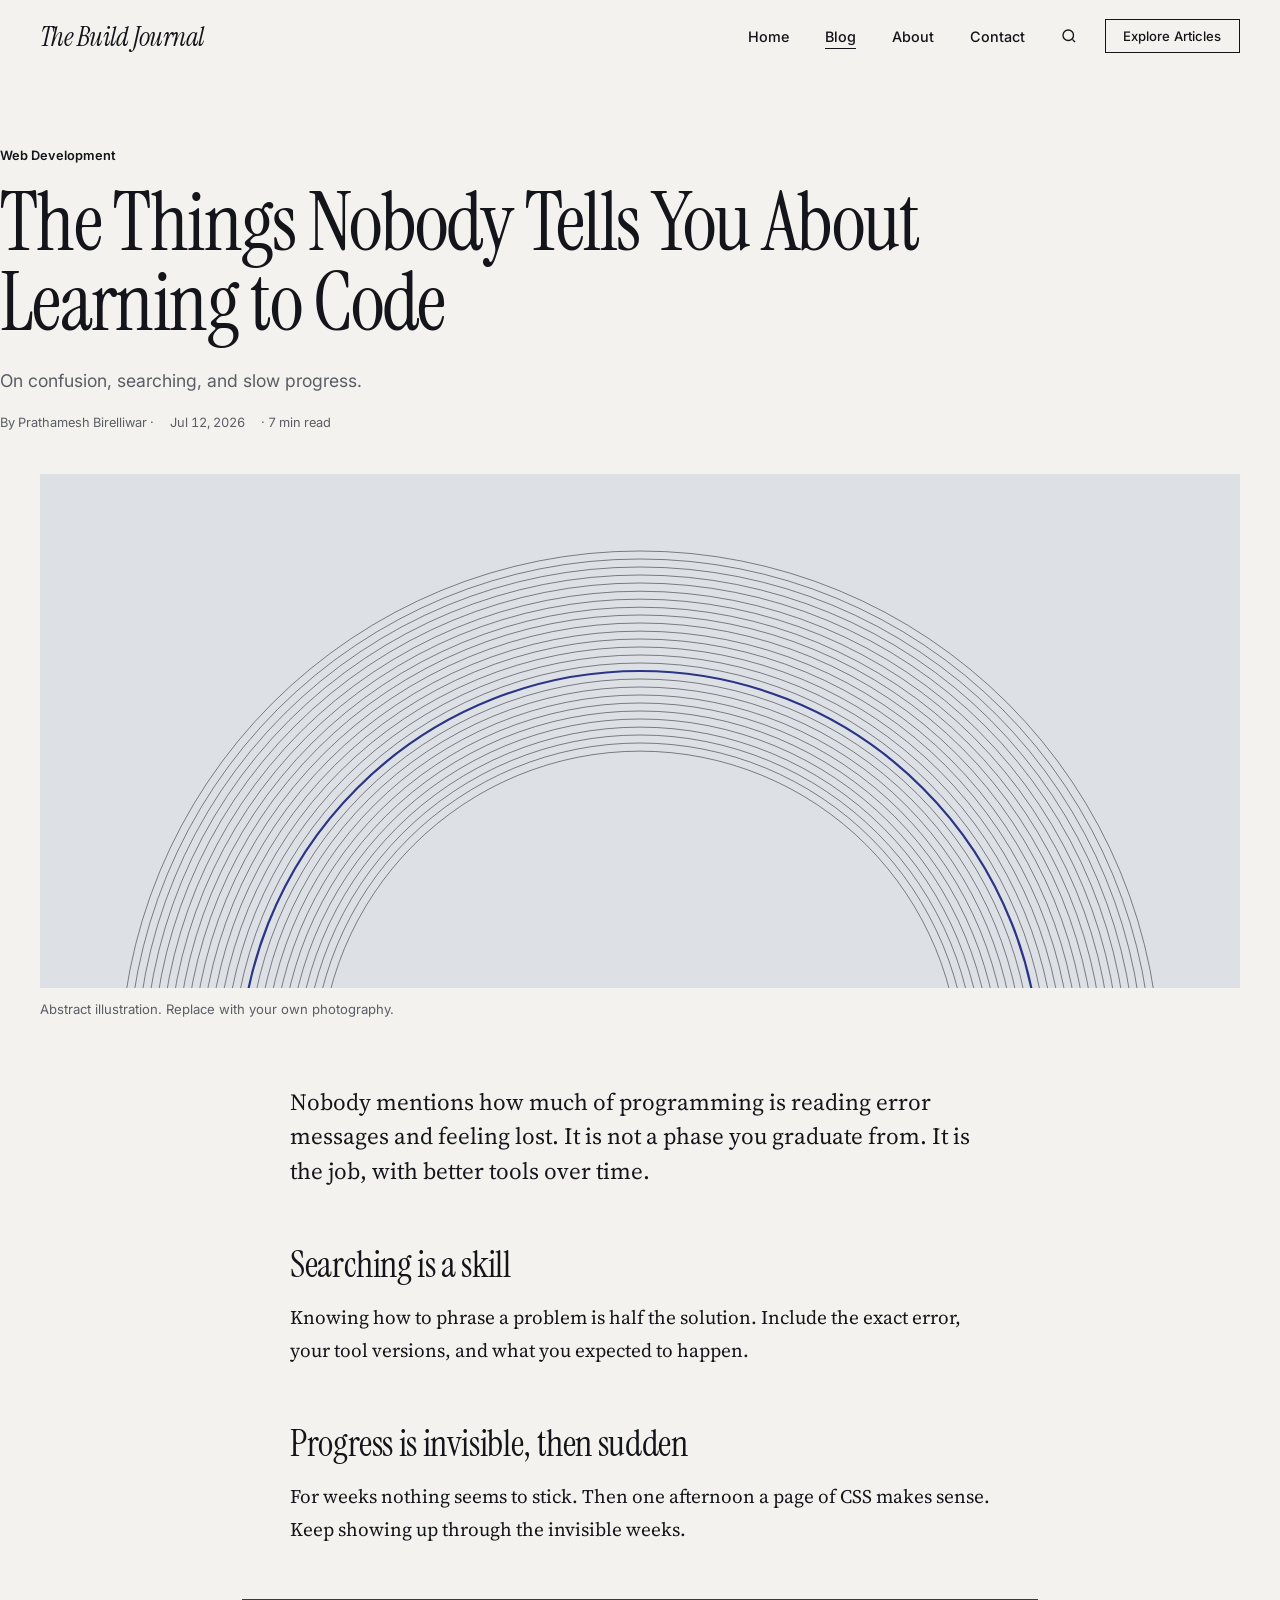
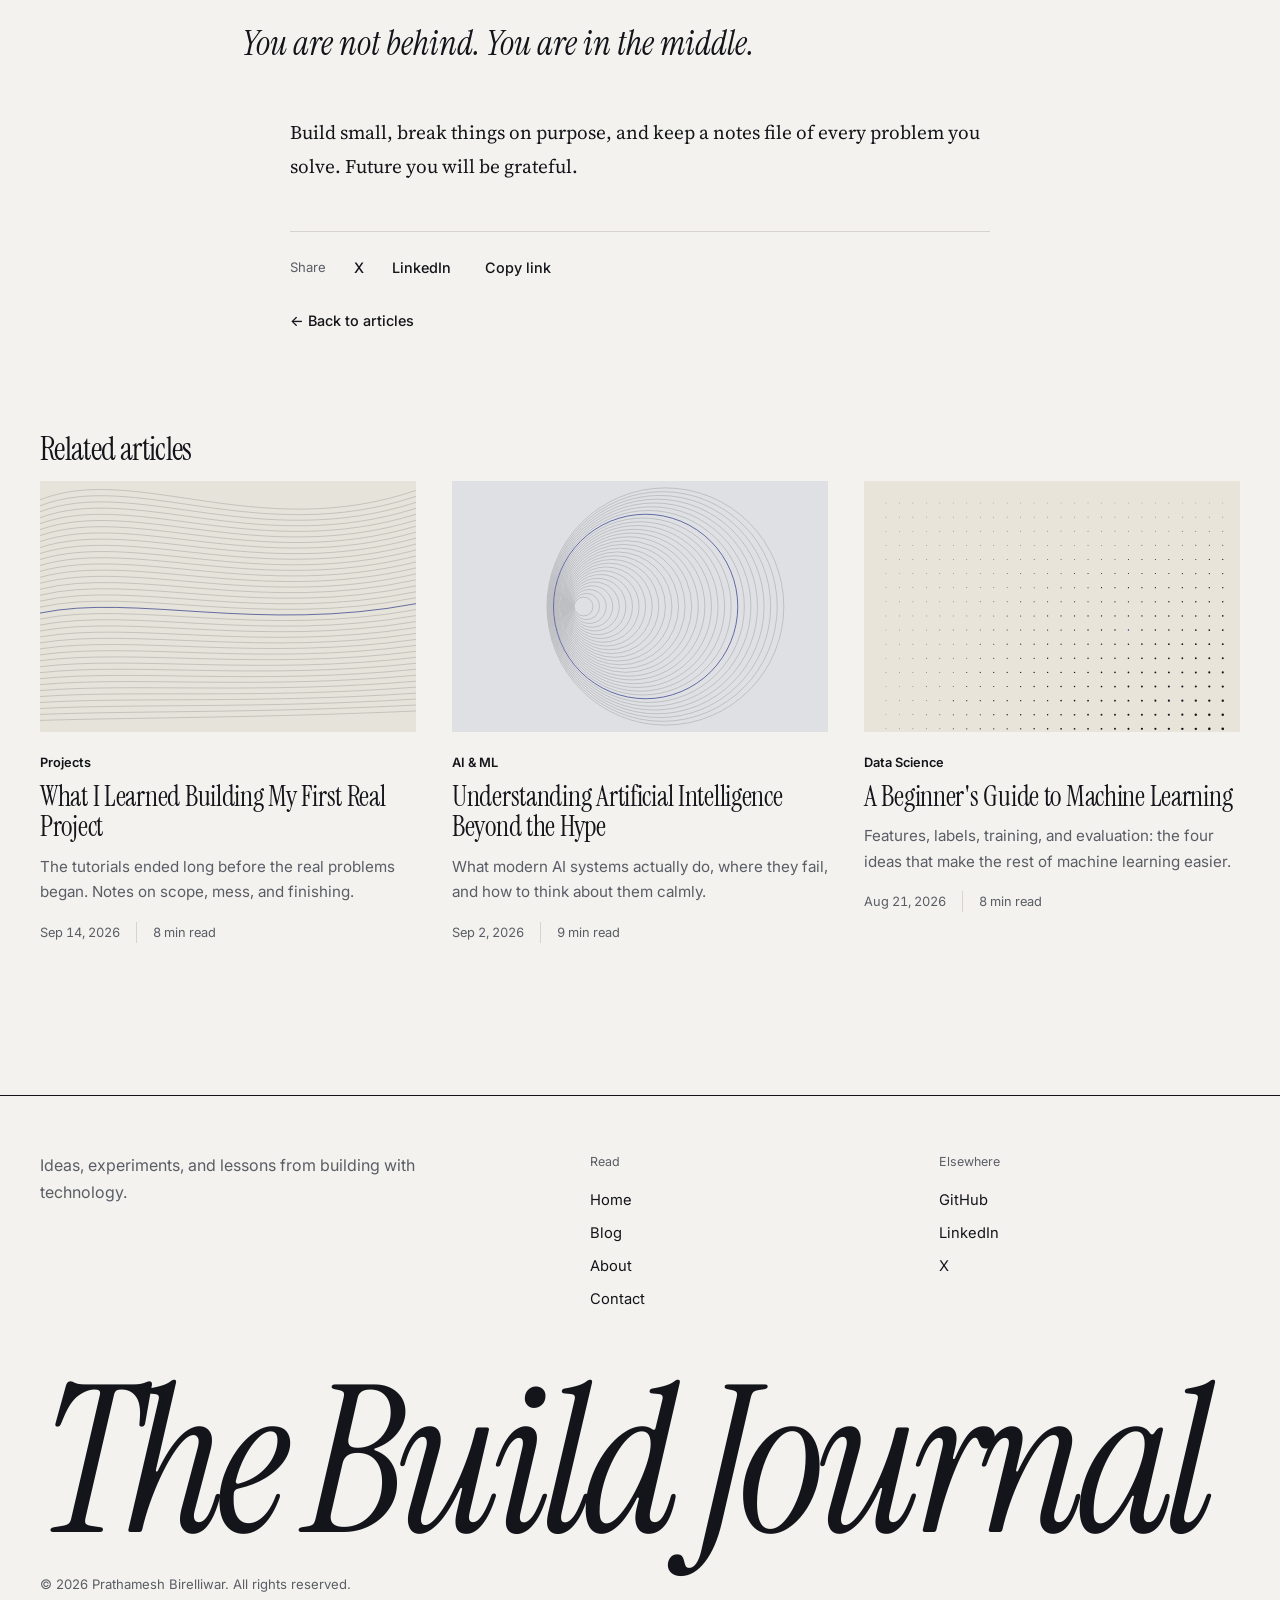
<file: posts/the-things-nobody-tells-you-about-learning-to-code.html>
<!doctype html>
<html lang="en">

<head>
    <meta charset="utf-8">
    <meta name="viewport" content="width=device-width,initial-scale=1">

    <title>The Things Nobody Tells You About Learning to Code | The Build Journal</title>

    <meta name="description"
        content="What nobody tells you about learning to code: confusion, searching, slow progress, and why feeling lost is part of the process.">

    <link rel="canonical"
        href="https://example.com/posts/the-things-nobody-tells-you-about-learning-to-code.html">

    <meta property="og:title"
        content="The Things Nobody Tells You About Learning to Code | The Build Journal">

    <meta property="og:description"
        content="What nobody tells you about learning to code: confusion, searching, slow progress, and why feeling lost is part of the process.">

    <meta property="og:type" content="article">

    <meta property="og:url"
        content="https://example.com/posts/the-things-nobody-tells-you-about-learning-to-code.html">

    <link rel="preconnect" href="https://fonts.googleapis.com">
    <link rel="preconnect" href="https://fonts.gstatic.com" crossorigin>

    <link
        href="https://fonts.googleapis.com/css2?family=Instrument+Serif:ital@0;1&family=Inter:wght@400;500;600&family=Source+Serif+4:wght@400;600&display=swap"
        rel="stylesheet">

    <link rel="stylesheet" href="../css/style.css">
    <link rel="stylesheet" href="../css/responsive.css">
</head>

<body>

    <a class="skip" href="#main">Skip to content</a>

    <header class="nav">
        <div class="wrap nav-in">

            <a class="logo" href="../index.html">The Build Journal</a>

            <nav id="menu" class="menu" aria-label="Primary">
                <a href="../index.html">Home</a>
                <a href="../blog.html" aria-current="page">Blog</a>
                <a href="../about.html">About</a>
                <a href="../contact.html">Contact</a>
            </nav>

            <div class="nav-r">

                <a class="icon-btn" id="searchBtn" href="../blog.html?focus=1"
                    aria-label="Search articles">

                    <svg width="18" height="18" viewBox="0 0 24 24" fill="none"
                        stroke="currentColor" stroke-width="1.8">
                        <circle cx="11" cy="11" r="7" />
                        <path d="m20 20-3.5-3.5" />
                    </svg>

                </a>

                <a class="btn-o cta-nav" href="../blog.html">
                    Explore Articles
                </a>

                <button class="burger"
                    aria-expanded="false"
                    aria-controls="menu"
                    aria-label="Open menu">
                    <i></i>
                    <i></i>
                </button>

            </div>
        </div>
    </header>

    <main id="main">

        <article>

            <header class="wrap ah">

                <p class="cat">
                    <a href="../blog.html">Web Development</a>
                </p>

                <h1 class="serif">
                    The Things Nobody Tells You About Learning to Code
                </h1>

                <p class="lead sm">
                    On confusion, searching, and slow progress.
                </p>

                <p class="meta">
                    By Prathamesh Birelliwar &middot;
                    <time datetime="2026-07-12">Jul 12, 2026</time>
                    &middot; 7 min read
                </p>

            </header>

            <figure class="wrap hero-fig">

                <img src="../images/the-things-nobody-tells-you-about-learning-to-code.svg"
                    alt="Abstract editorial illustration for The Things Nobody Tells You About Learning to Code"
                    width="1200"
                    height="800">

                <figcaption class="muted small">
                    Abstract illustration. Replace with your own photography.
                </figcaption>

            </figure>

            <div class="prose body">

                <p>
                    Nobody mentions how much of programming is reading error messages and feeling
                    lost. It is not a phase you graduate from. It is the job, with better tools
                    over time.
                </p>

                <h2>Searching is a skill</h2>

                <p>
                    Knowing how to phrase a problem is half the solution. Include the exact error,
                    your tool versions, and what you expected to happen.
                </p>

                <h2>Progress is invisible, then sudden</h2>

                <p>
                    For weeks nothing seems to stick. Then one afternoon a page of CSS makes sense.
                    Keep showing up through the invisible weeks.
                </p>

                <blockquote>
                    You are not behind. You are in the middle.
                </blockquote>

                <p>
                    Build small, break things on purpose, and keep a notes file of every problem
                    you solve. Future you will be grateful.
                </p>

            </div>

            <div class="prose share">

                <span class="muted small">Share</span>

                <a class="link"
                    href="https://x.com/intent/tweet?url=https://example.com/posts/the-things-nobody-tells-you-about-learning-to-code.html">
                    X
                </a>

                <a class="link"
                    href="https://www.linkedin.com/sharing/share-offsite/?url=https://example.com/posts/the-things-nobody-tells-you-about-learning-to-code.html">
                    LinkedIn
                </a>

                <button class="link"
                    id="copy"
                    data-url="https://example.com/posts/the-things-nobody-tells-you-about-learning-to-code.html"
                    type="button">
                    Copy link
                </button>

            </div>

            <div class="prose">
                <a class="link" href="../blog.html">
                    &larr; Back to articles
                </a>
            </div>

        </article>

        <section class="wrap sec">

            <h2 class="serif sm2">
                Related articles
            </h2>

            <div class="grid flt">

                <article class="card"
                    data-cat="Projects"
                    data-date="2026-09-14"
                    data-text="what i learned building my first real project the tutorials ended long before the real problems began. notes on scope, mess, and finishing. projects">

                    <a href="../posts/what-i-learned-building-my-first-real-project.html"
                        class="card-img"
                        tabindex="-1"
                        aria-hidden="true">

                        <img src="../images/what-i-learned-building-my-first-real-project.svg"
                            alt=""
                            width="1200"
                            height="800"
                            loading="lazy">

                    </a>

                    <div class="card-b">

                        <p class="cat">Projects</p>

                        <h3>
                            <a href="../posts/what-i-learned-building-my-first-real-project.html">
                                What I Learned Building My First Real Project
                            </a>
                        </h3>

                        <p class="ex">
                            The tutorials ended long before the real problems began.
                            Notes on scope, mess, and finishing.
                        </p>

                        <p class="meta">
                            <time datetime="2026-09-14">Sep 14, 2026</time>
                            <span>8 min read</span>
                        </p>

                    </div>
                </article>


                <article class="card"
                    data-cat="AI & ML"
                    data-date="2026-09-02"
                    data-text="understanding artificial intelligence beyond the hype what modern ai systems actually do, where they fail, and how to think about them calmly. ai & ml">

                    <a href="../posts/understanding-artificial-intelligence-beyond-the-hype.html"
                        class="card-img"
                        tabindex="-1"
                        aria-hidden="true">

                        <img
                            src="../images/understanding-artificial-intelligence-beyond-the-hype.svg"
                            alt=""
                            width="1200"
                            height="800"
                            loading="lazy">

                    </a>

                    <div class="card-b">

                        <p class="cat">AI & ML</p>

                        <h3>
                            <a href="../posts/understanding-artificial-intelligence-beyond-the-hype.html">
                                Understanding Artificial Intelligence Beyond the Hype
                            </a>
                        </h3>

                        <p class="ex">
                            What modern AI systems actually do, where they fail, and how to think
                            about them calmly.
                        </p>

                        <p class="meta">
                            <time datetime="2026-09-02">Sep 2, 2026</time>
                            <span>9 min read</span>
                        </p>

                    </div>
                </article>


                <article class="card"
                    data-cat="Data Science"
                    data-date="2026-08-21"
                    data-text="a beginner's guide to machine learning features, labels, training, and evaluation: the four ideas that make the rest of machine learning easier. data science">

                    <a href="../posts/a-beginners-guide-to-machine-learning.html"
                        class="card-img"
                        tabindex="-1"
                        aria-hidden="true">

                        <img src="../images/a-beginners-guide-to-machine-learning.svg"
                            alt=""
                            width="1200"
                            height="800"
                            loading="lazy">

                    </a>

                    <div class="card-b">

                        <p class="cat">Data Science</p>

                        <h3>
                            <a href="../posts/a-beginners-guide-to-machine-learning.html">
                                A Beginner's Guide to Machine Learning
                            </a>
                        </h3>

                        <p class="ex">
                            Features, labels, training, and evaluation: the four ideas that make
                            the rest of machine learning easier.
                        </p>

                        <p class="meta">
                            <time datetime="2026-08-21">Aug 21, 2026</time>
                            <span>8 min read</span>
                        </p>

                    </div>
                </article>

            </div>

        </section>

    </main>

    <footer class="foot">

        <div class="wrap foot-in">

            <p class="muted">
                Ideas, experiments, and lessons from building with technology.
            </p>

            <nav aria-label="Footer">

                <p class="fh">Read</p>

                <a href="../index.html">Home</a>
                <a href="../blog.html">Blog</a>
                <a href="../about.html">About</a>
                <a href="../contact.html">Contact</a>

            </nav>

            <nav aria-label="Social">

                <p class="fh">Elsewhere</p>

                <a href="https://github.com/">GitHub</a>
                <a href="https://linkedin.com/">LinkedIn</a>
                <a href="https://x.com/">X</a>

            </nav>

        </div>

        <div class="wrap">

            <a class="foot-mark"
                href="../index.html"
                aria-label="The Build Journal home">
                The Build Journal
            </a>

            <p class="muted small copy">
                &copy; 2026 Prathamesh Birelliwar. All rights reserved.
            </p>

        </div>

    </footer>

    <script src="../js/main.js" defer></script>
    <script src="../js/search.js" defer></script>

</body>

</html>
</file>
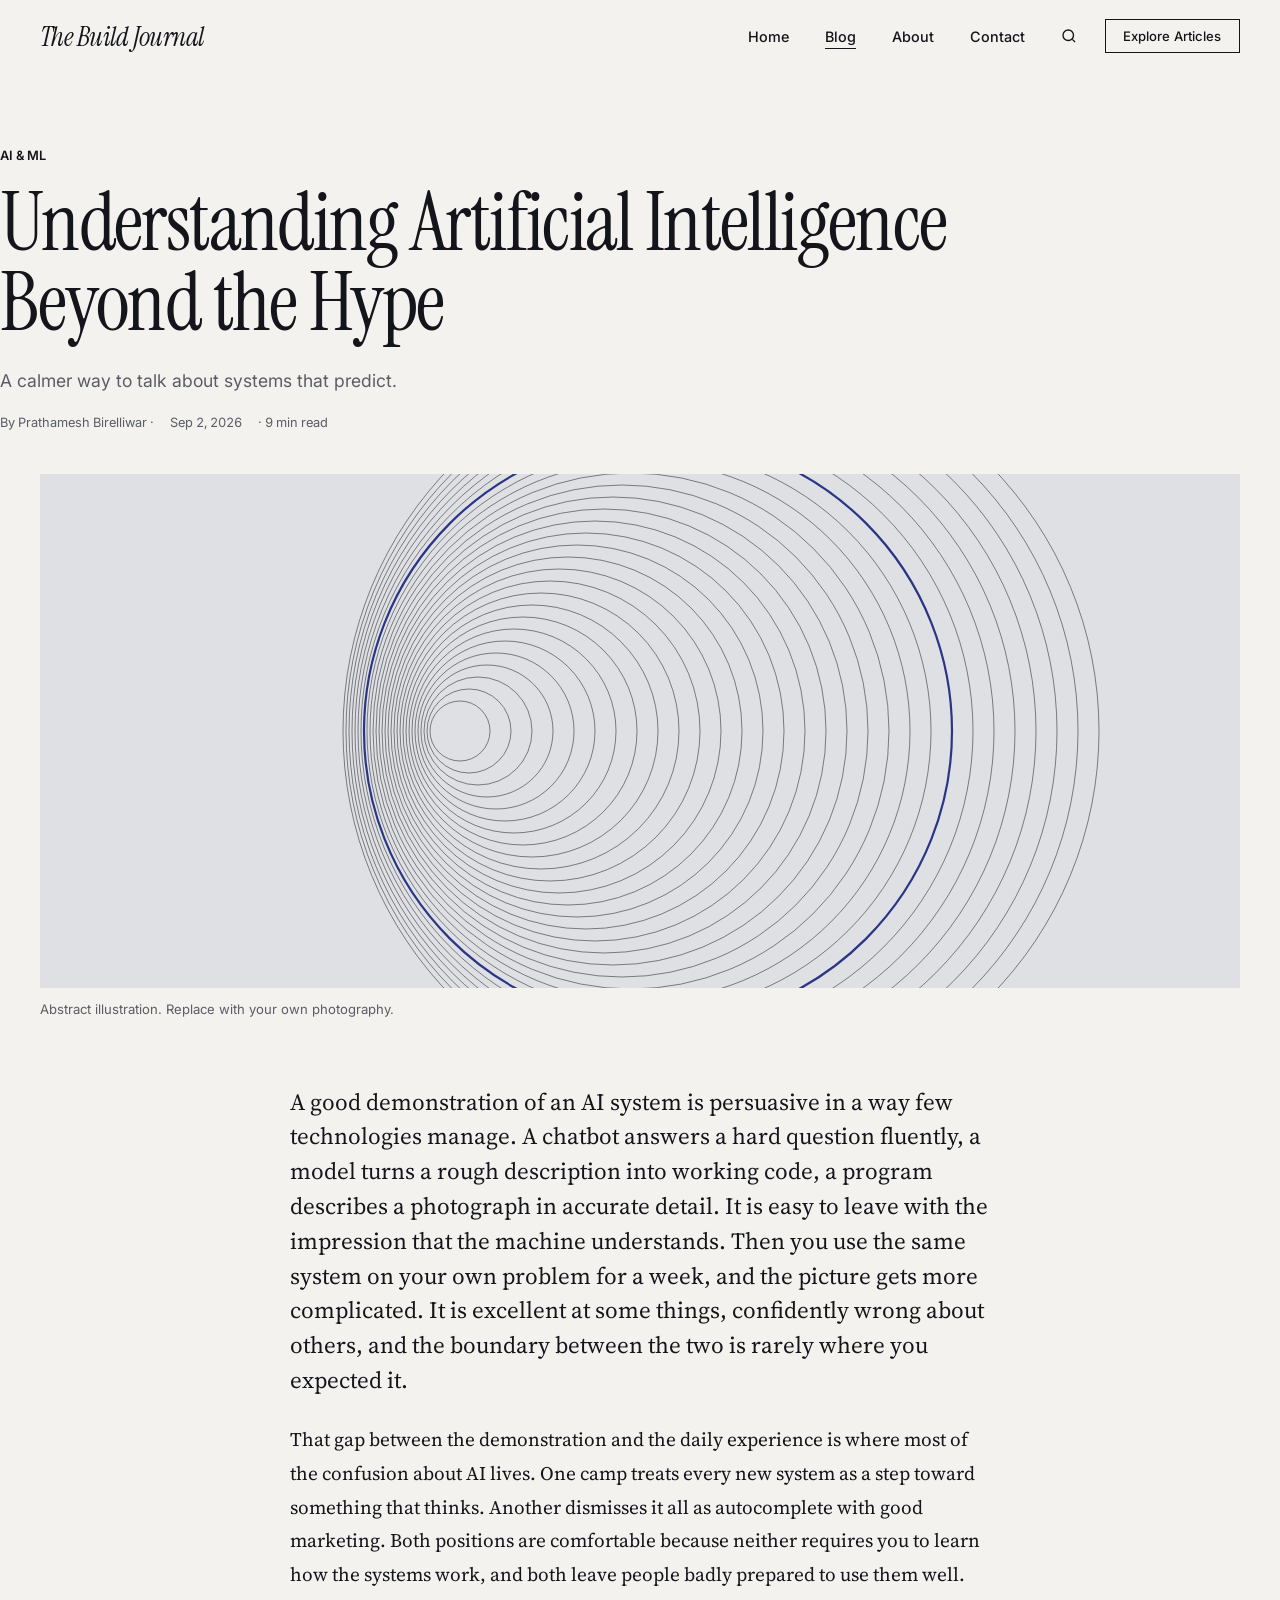
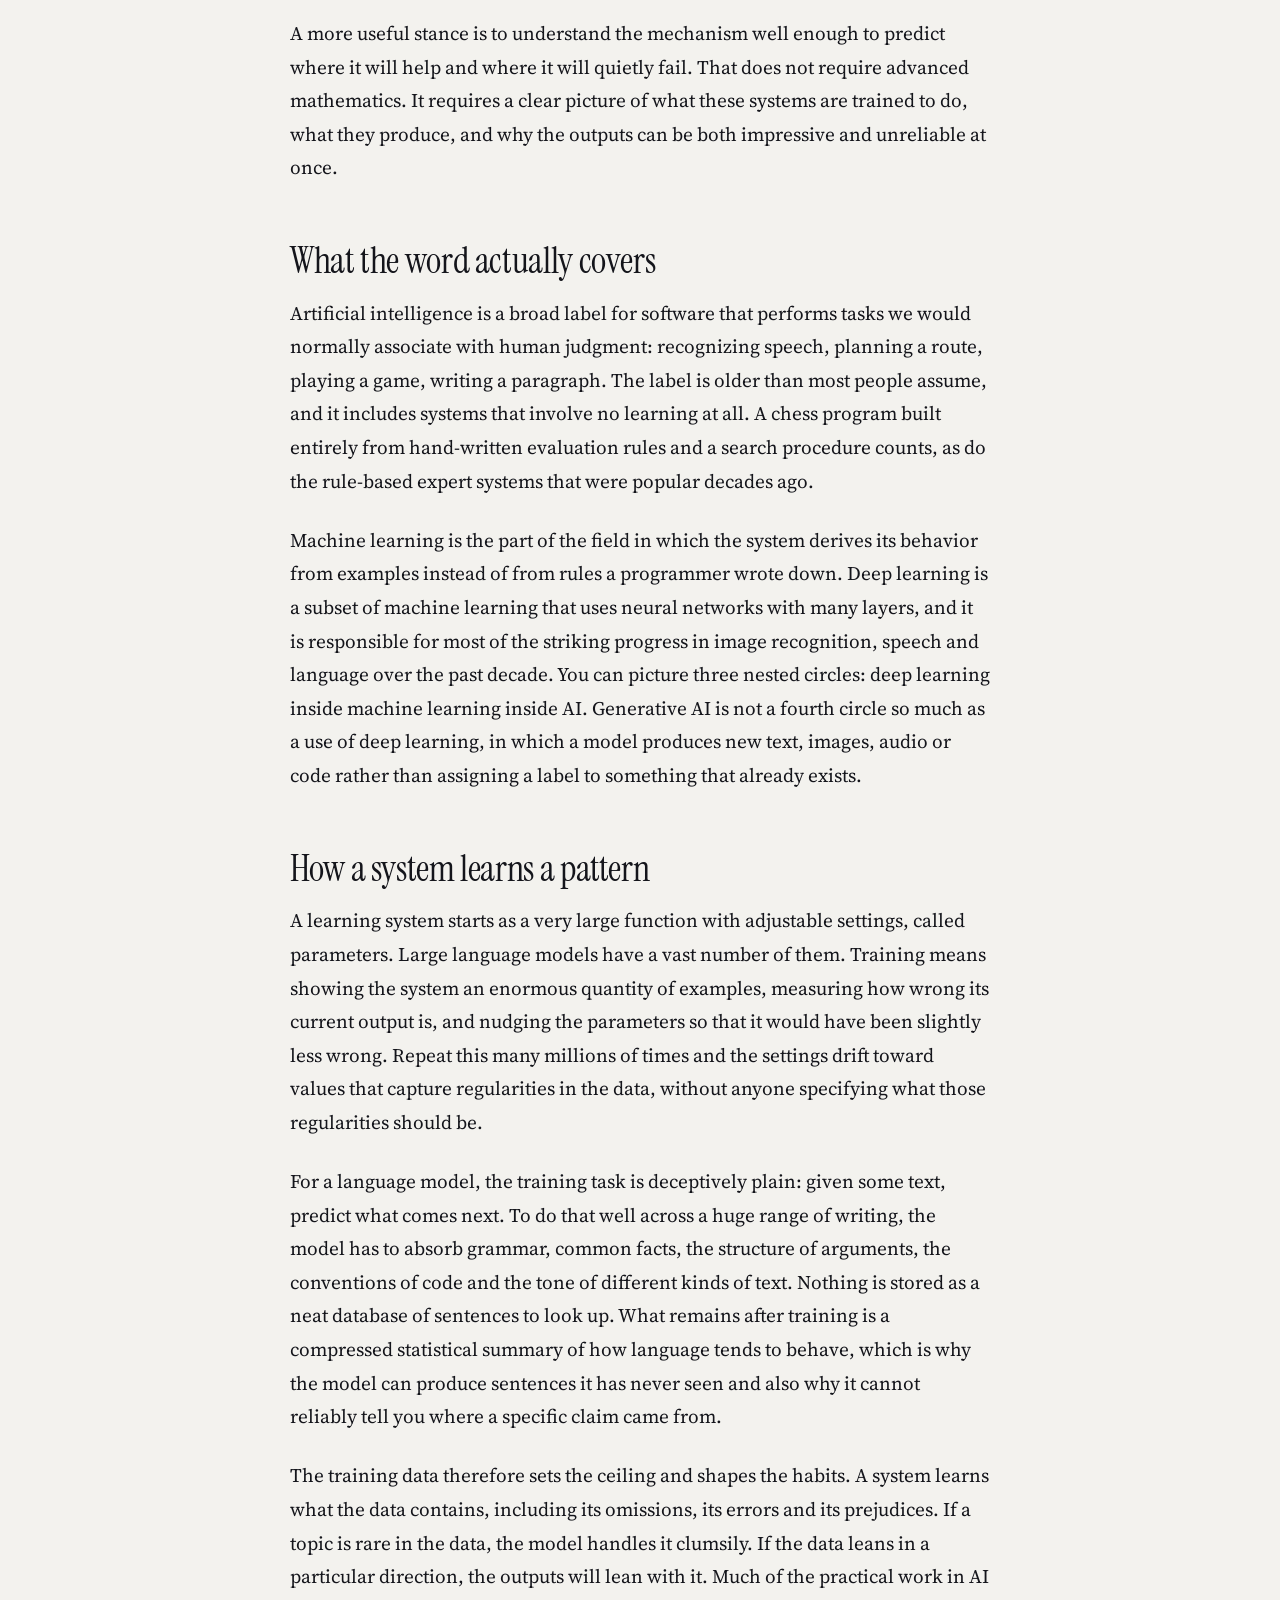
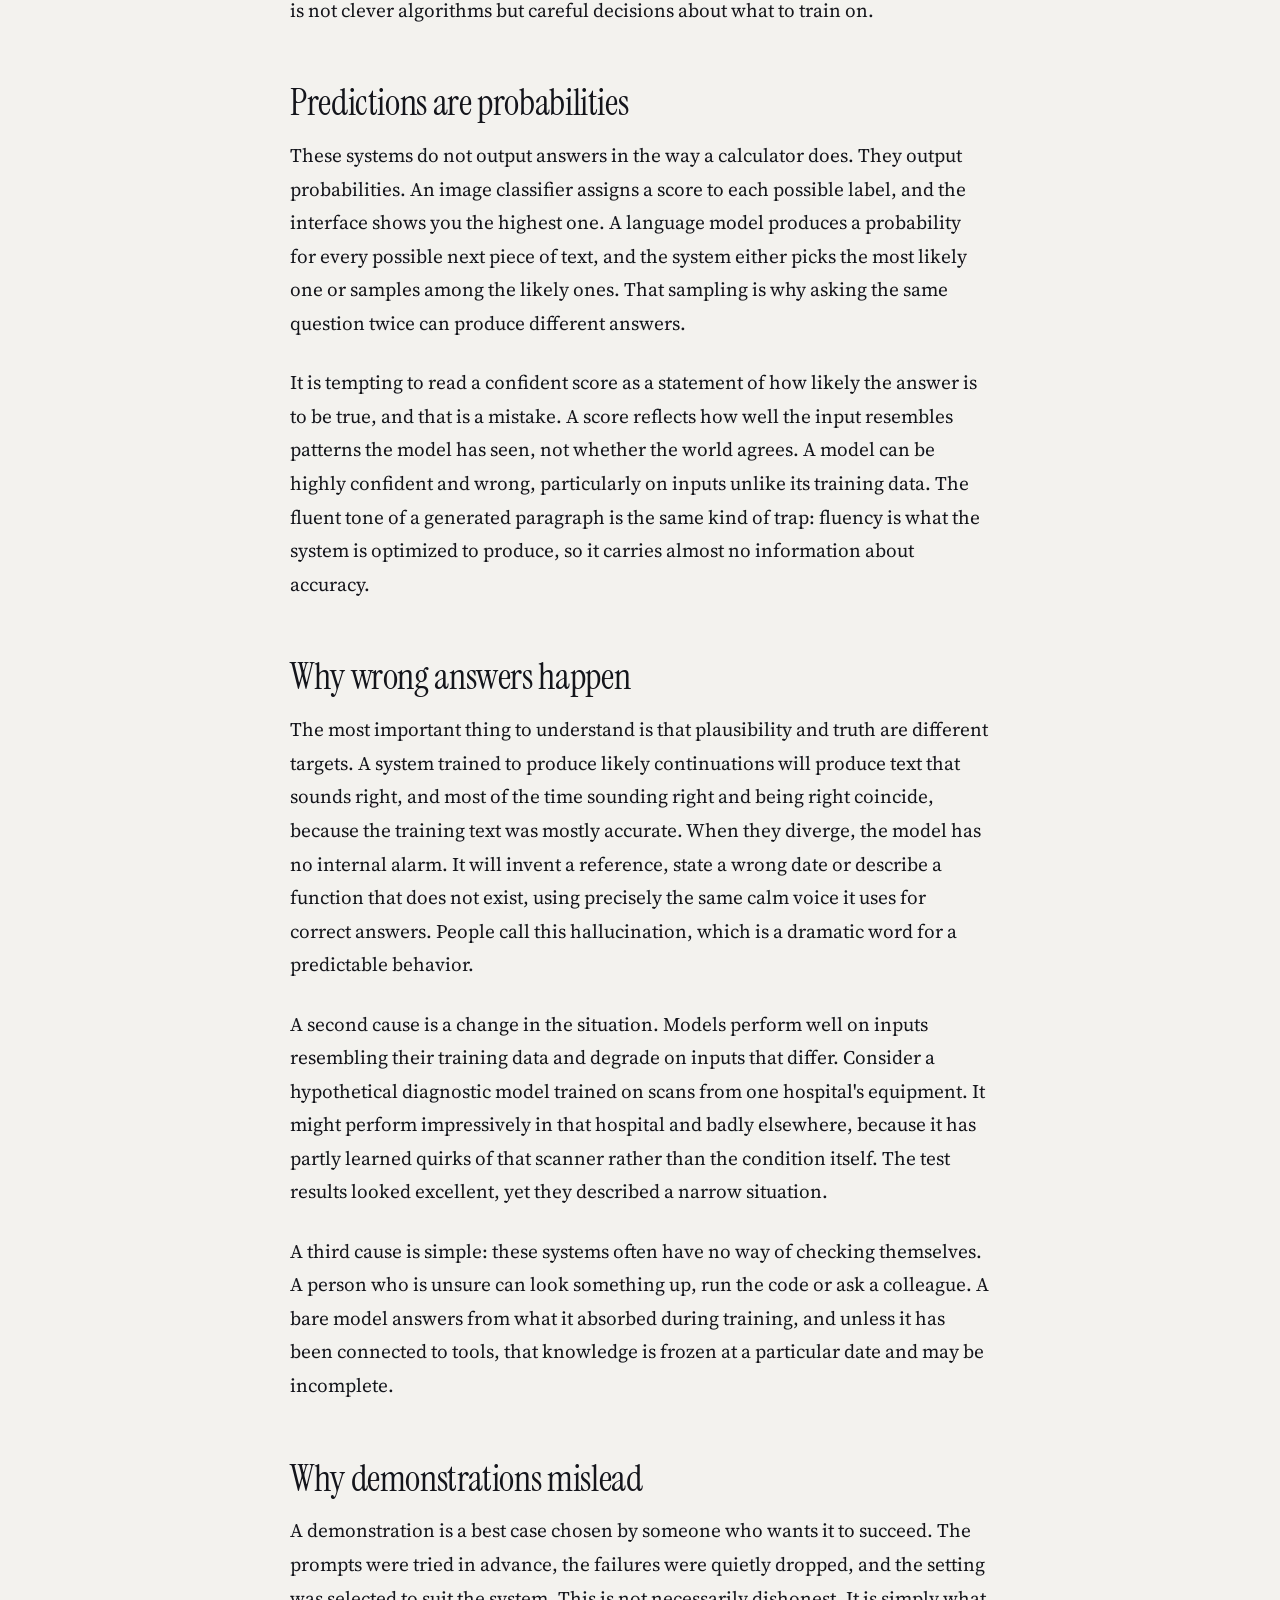
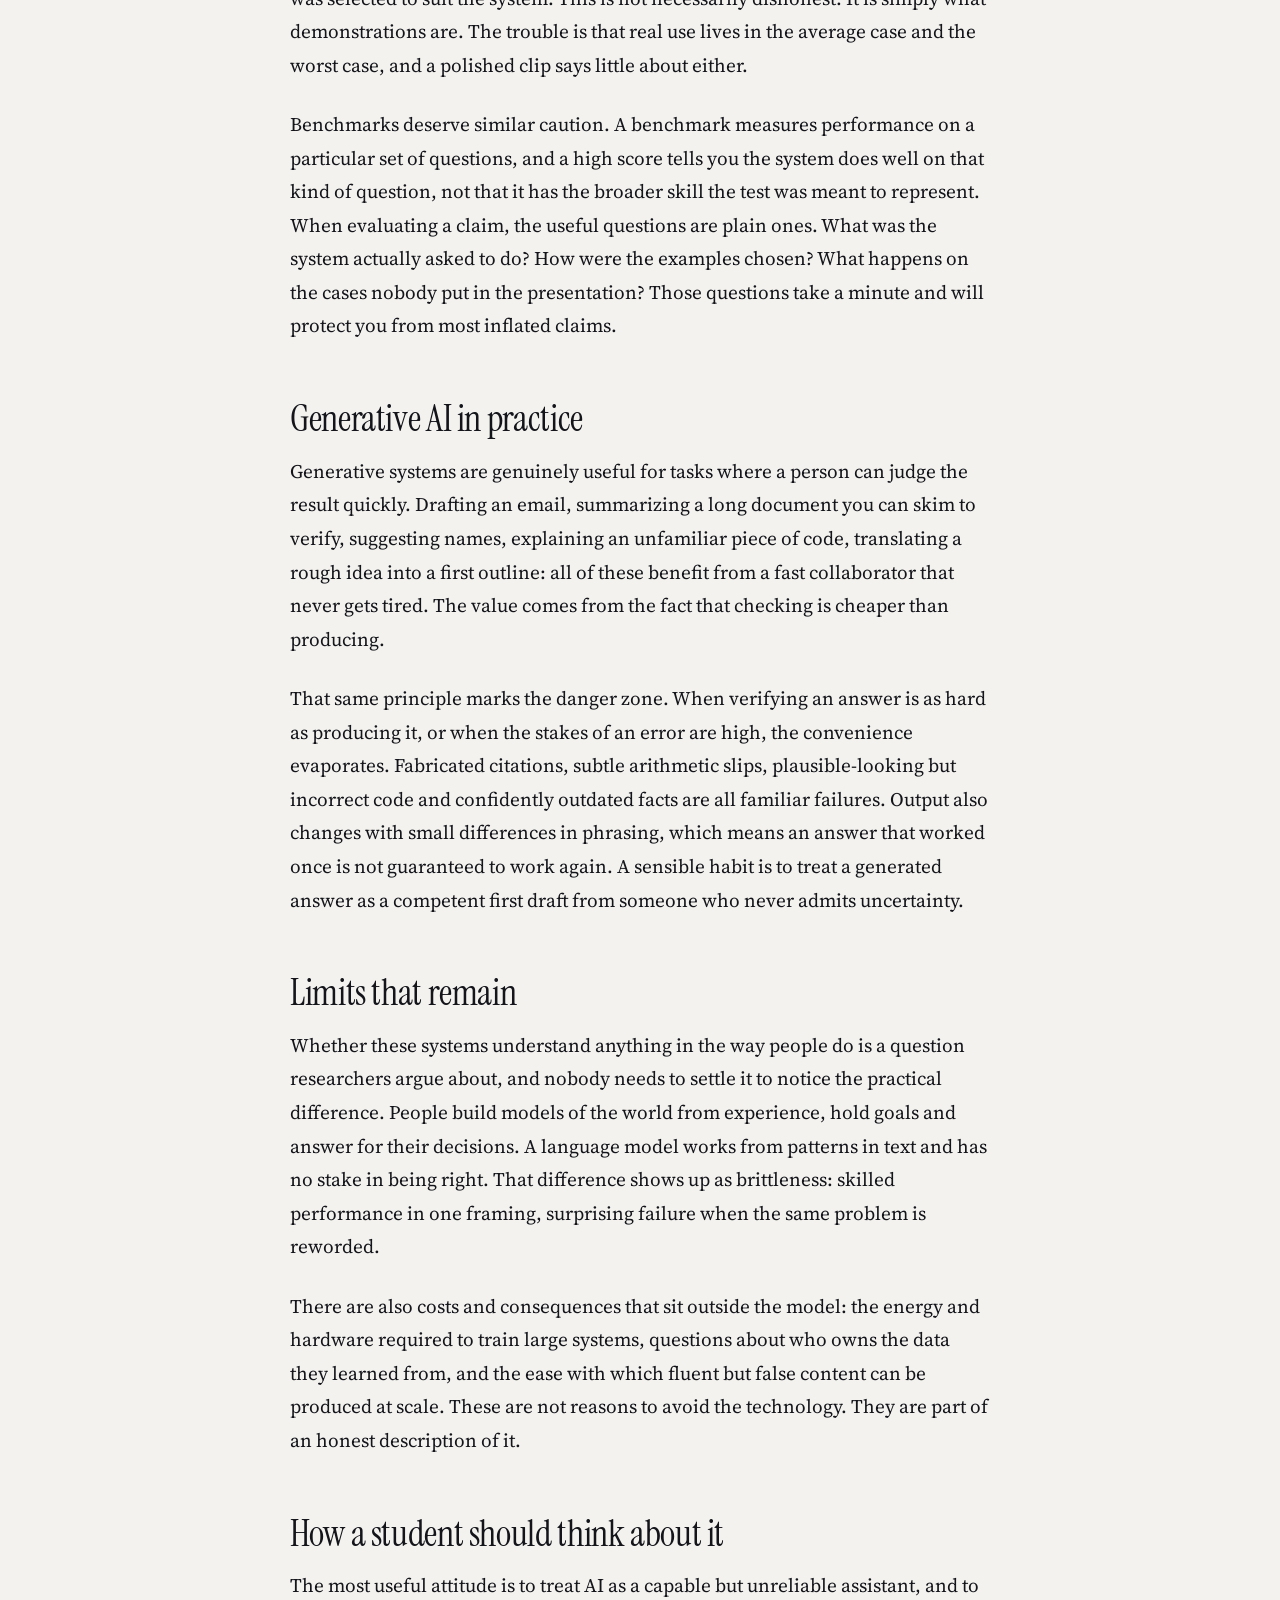
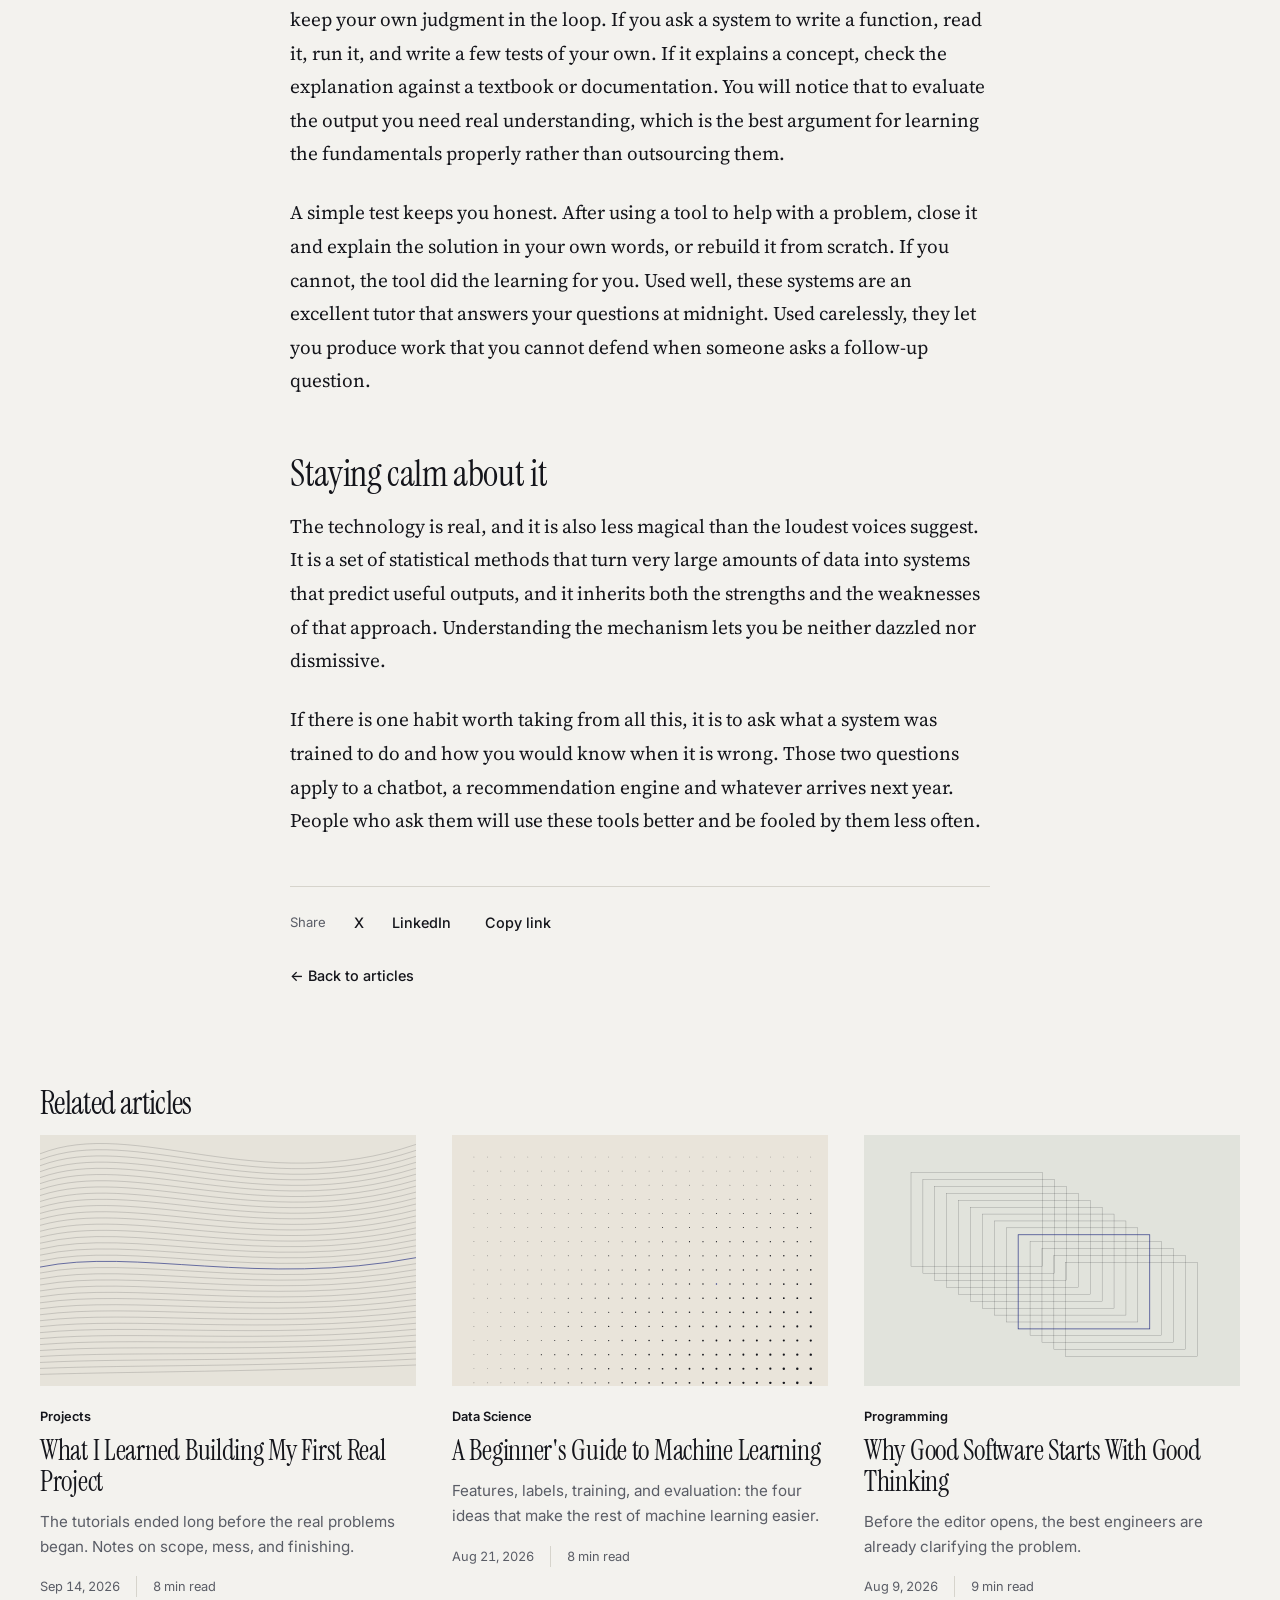
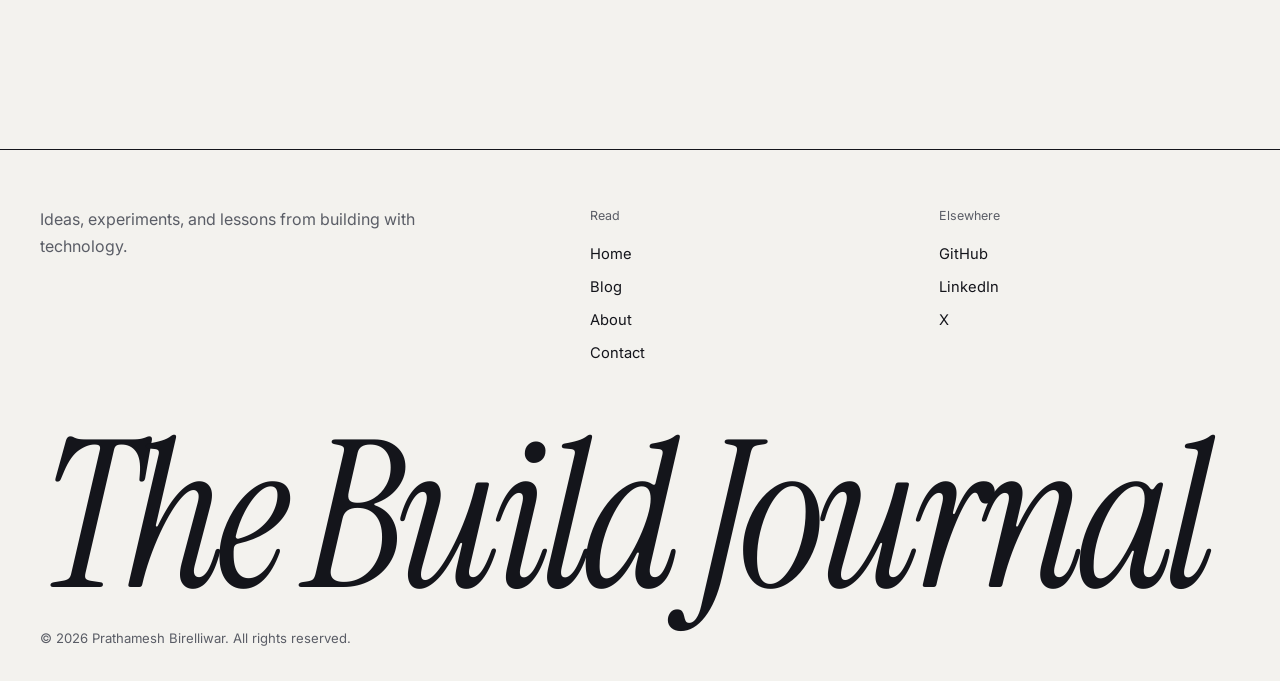
<file: posts/understanding-artificial-intelligence-beyond-the-hype.html>
<!doctype html>
<html lang="en">

<head>
    <meta charset="utf-8">
    <meta name="viewport" content="width=device-width,initial-scale=1">

    <title>Understanding Artificial Intelligence Beyond the Hype | The Build Journal</title>

    <meta name="description"
        content="A practical look at what modern AI systems actually do, how they learn patterns, why they fail, and how students can use AI thoughtfully.">

    <link rel="canonical"
        href="https://example.com/posts/understanding-artificial-intelligence-beyond-the-hype.html">

    <meta property="og:title"
        content="Understanding Artificial Intelligence Beyond the Hype | The Build Journal">

    <meta property="og:description"
        content="A practical look at what modern AI systems actually do, how they learn patterns, why they fail, and how students can use AI thoughtfully.">

    <meta property="og:type" content="article">

    <meta property="og:url"
        content="https://example.com/posts/understanding-artificial-intelligence-beyond-the-hype.html">

    <link rel="preconnect" href="https://fonts.googleapis.com">
    <link rel="preconnect" href="https://fonts.gstatic.com" crossorigin>

    <link
        href="https://fonts.googleapis.com/css2?family=Instrument+Serif:ital@0;1&family=Inter:wght@400;500;600&family=Source+Serif+4:wght@400;600&display=swap"
        rel="stylesheet">

    <link rel="stylesheet" href="../css/style.css">
    <link rel="stylesheet" href="../css/responsive.css">
</head>

<body>

    <a class="skip" href="#main">Skip to content</a>

    <header class="nav">

        <div class="wrap nav-in">

            <a class="logo" href="../index.html">
                The Build Journal
            </a>

            <nav id="menu" class="menu" aria-label="Primary">

                <a href="../index.html">Home</a>

                <a href="../blog.html" aria-current="page">
                    Blog
                </a>

                <a href="../about.html">
                    About
                </a>

                <a href="../contact.html">
                    Contact
                </a>

            </nav>

            <div class="nav-r">

                <a class="icon-btn"
                    id="searchBtn"
                    href="../blog.html?focus=1"
                    aria-label="Search articles">

                    <svg width="18"
                        height="18"
                        viewBox="0 0 24 24"
                        fill="none"
                        stroke="currentColor"
                        stroke-width="1.8">

                        <circle cx="11" cy="11" r="7" />
                        <path d="m20 20-3.5-3.5" />

                    </svg>

                </a>

                <a class="btn-o cta-nav" href="../blog.html">
                    Explore Articles
                </a>

                <button class="burger"
                    aria-expanded="false"
                    aria-controls="menu"
                    aria-label="Open menu">

                    <i></i>
                    <i></i>

                </button>

            </div>

        </div>

    </header>


    <main id="main">

        <article>

            <header class="wrap ah">

                <p class="cat">
                    <a href="../blog.html">AI &amp; ML</a>
                </p>

                <h1 class="serif">
                    Understanding Artificial Intelligence Beyond the Hype
                </h1>

                <p class="lead sm">
                    A calmer way to talk about systems that predict.
                </p>

                <p class="meta">
                    By Prathamesh Birelliwar &middot;
                    <time datetime="2026-09-02">Sep 2, 2026</time>
                    &middot; 9 min read
                </p>

            </header>


            <figure class="wrap hero-fig">

                <img
                    src="../images/understanding-artificial-intelligence-beyond-the-hype.svg"
                    alt="Abstract editorial illustration for Understanding Artificial Intelligence Beyond the Hype"
                    width="1200"
                    height="800">

                <figcaption class="muted small">
                    Abstract illustration. Replace with your own photography.
                </figcaption>

            </figure>


            <div class="prose body">

                <p>
                    A good demonstration of an AI system is persuasive in a way few technologies manage. A chatbot answers a hard question fluently, a model turns a rough description into working code, a program describes a photograph in accurate detail. It is easy to leave with the impression that the machine understands. Then you use the same system on your own problem for a week, and the picture gets more complicated. It is excellent at some things, confidently wrong about others, and the boundary between the two is rarely where you expected it.
                </p>

                <p>
                    That gap between the demonstration and the daily experience is where most of the confusion about AI lives. One camp treats every new system as a step toward something that thinks. Another dismisses it all as autocomplete with good marketing. Both positions are comfortable because neither requires you to learn how the systems work, and both leave people badly prepared to use them well.
                </p>

                <p>
                    A more useful stance is to understand the mechanism well enough to predict where it will help and where it will quietly fail. That does not require advanced mathematics. It requires a clear picture of what these systems are trained to do, what they produce, and why the outputs can be both impressive and unreliable at once.
                </p>


                <h2>What the word actually covers</h2>

                <p>
                    Artificial intelligence is a broad label for software that performs tasks we would normally associate with human judgment: recognizing speech, planning a route, playing a game, writing a paragraph. The label is older than most people assume, and it includes systems that involve no learning at all. A chess program built entirely from hand-written evaluation rules and a search procedure counts, as do the rule-based expert systems that were popular decades ago.
                </p>

                <p>
                    Machine learning is the part of the field in which the system derives its behavior from examples instead of from rules a programmer wrote down. Deep learning is a subset of machine learning that uses neural networks with many layers, and it is responsible for most of the striking progress in image recognition, speech and language over the past decade. You can picture three nested circles: deep learning inside machine learning inside AI. Generative AI is not a fourth circle so much as a use of deep learning, in which a model produces new text, images, audio or code rather than assigning a label to something that already exists.
                </p>


                <h2>How a system learns a pattern</h2>

                <p>
                    A learning system starts as a very large function with adjustable settings, called parameters. Large language models have a vast number of them. Training means showing the system an enormous quantity of examples, measuring how wrong its current output is, and nudging the parameters so that it would have been slightly less wrong. Repeat this many millions of times and the settings drift toward values that capture regularities in the data, without anyone specifying what those regularities should be.
                </p>

                <p>
                    For a language model, the training task is deceptively plain: given some text, predict what comes next. To do that well across a huge range of writing, the model has to absorb grammar, common facts, the structure of arguments, the conventions of code and the tone of different kinds of text. Nothing is stored as a neat database of sentences to look up. What remains after training is a compressed statistical summary of how language tends to behave, which is why the model can produce sentences it has never seen and also why it cannot reliably tell you where a specific claim came from.
                </p>

                <p>
                    The training data therefore sets the ceiling and shapes the habits. A system learns what the data contains, including its omissions, its errors and its prejudices. If a topic is rare in the data, the model handles it clumsily. If the data leans in a particular direction, the outputs will lean with it. Much of the practical work in AI is not clever algorithms but careful decisions about what to train on.
                </p>


                <h2>Predictions are probabilities</h2>

                <p>
                    These systems do not output answers in the way a calculator does. They output probabilities. An image classifier assigns a score to each possible label, and the interface shows you the highest one. A language model produces a probability for every possible next piece of text, and the system either picks the most likely one or samples among the likely ones. That sampling is why asking the same question twice can produce different answers.
                </p>

                <p>
                    It is tempting to read a confident score as a statement of how likely the answer is to be true, and that is a mistake. A score reflects how well the input resembles patterns the model has seen, not whether the world agrees. A model can be highly confident and wrong, particularly on inputs unlike its training data. The fluent tone of a generated paragraph is the same kind of trap: fluency is what the system is optimized to produce, so it carries almost no information about accuracy.
                </p>


                <h2>Why wrong answers happen</h2>

                <p>
                    The most important thing to understand is that plausibility and truth are different targets. A system trained to produce likely continuations will produce text that sounds right, and most of the time sounding right and being right coincide, because the training text was mostly accurate. When they diverge, the model has no internal alarm. It will invent a reference, state a wrong date or describe a function that does not exist, using precisely the same calm voice it uses for correct answers. People call this hallucination, which is a dramatic word for a predictable behavior.
                </p>

                <p>
                    A second cause is a change in the situation. Models perform well on inputs resembling their training data and degrade on inputs that differ. Consider a hypothetical diagnostic model trained on scans from one hospital's equipment. It might perform impressively in that hospital and badly elsewhere, because it has partly learned quirks of that scanner rather than the condition itself. The test results looked excellent, yet they described a narrow situation.
                </p>

                <p>
                    A third cause is simple: these systems often have no way of checking themselves. A person who is unsure can look something up, run the code or ask a colleague. A bare model answers from what it absorbed during training, and unless it has been connected to tools, that knowledge is frozen at a particular date and may be incomplete.
                </p>


                <h2>Why demonstrations mislead</h2>

                <p>
                    A demonstration is a best case chosen by someone who wants it to succeed. The prompts were tried in advance, the failures were quietly dropped, and the setting was selected to suit the system. This is not necessarily dishonest. It is simply what demonstrations are. The trouble is that real use lives in the average case and the worst case, and a polished clip says little about either.
                </p>

                <p>
                    Benchmarks deserve similar caution. A benchmark measures performance on a particular set of questions, and a high score tells you the system does well on that kind of question, not that it has the broader skill the test was meant to represent. When evaluating a claim, the useful questions are plain ones. What was the system actually asked to do? How were the examples chosen? What happens on the cases nobody put in the presentation? Those questions take a minute and will protect you from most inflated claims.
                </p>


                <h2>Generative AI in practice</h2>

                <p>
                    Generative systems are genuinely useful for tasks where a person can judge the result quickly. Drafting an email, summarizing a long document you can skim to verify, suggesting names, explaining an unfamiliar piece of code, translating a rough idea into a first outline: all of these benefit from a fast collaborator that never gets tired. The value comes from the fact that checking is cheaper than producing.
                </p>

                <p>
                    That same principle marks the danger zone. When verifying an answer is as hard as producing it, or when the stakes of an error are high, the convenience evaporates. Fabricated citations, subtle arithmetic slips, plausible-looking but incorrect code and confidently outdated facts are all familiar failures. Output also changes with small differences in phrasing, which means an answer that worked once is not guaranteed to work again. A sensible habit is to treat a generated answer as a competent first draft from someone who never admits uncertainty.
                </p>


                <h2>Limits that remain</h2>

                <p>
                    Whether these systems understand anything in the way people do is a question researchers argue about, and nobody needs to settle it to notice the practical difference. People build models of the world from experience, hold goals and answer for their decisions. A language model works from patterns in text and has no stake in being right. That difference shows up as brittleness: skilled performance in one framing, surprising failure when the same problem is reworded.
                </p>

                <p>
                    There are also costs and consequences that sit outside the model: the energy and hardware required to train large systems, questions about who owns the data they learned from, and the ease with which fluent but false content can be produced at scale. These are not reasons to avoid the technology. They are part of an honest description of it.
                </p>


                <h2>How a student should think about it</h2>

                <p>
                    The most useful attitude is to treat AI as a capable but unreliable assistant, and to keep your own judgment in the loop. If you ask a system to write a function, read it, run it, and write a few tests of your own. If it explains a concept, check the explanation against a textbook or documentation. You will notice that to evaluate the output you need real understanding, which is the best argument for learning the fundamentals properly rather than outsourcing them.
                </p>

                <p>
                    A simple test keeps you honest. After using a tool to help with a problem, close it and explain the solution in your own words, or rebuild it from scratch. If you cannot, the tool did the learning for you. Used well, these systems are an excellent tutor that answers your questions at midnight. Used carelessly, they let you produce work that you cannot defend when someone asks a follow-up question.
                </p>


                <h2>Staying calm about it</h2>

                <p>
                    The technology is real, and it is also less magical than the loudest voices suggest. It is a set of statistical methods that turn very large amounts of data into systems that predict useful outputs, and it inherits both the strengths and the weaknesses of that approach. Understanding the mechanism lets you be neither dazzled nor dismissive.
                </p>

                <p>
                    If there is one habit worth taking from all this, it is to ask what a system was trained to do and how you would know when it is wrong. Those two questions apply to a chatbot, a recommendation engine and whatever arrives next year. People who ask them will use these tools better and be fooled by them less often.
                </p>

            </div>


            <div class="prose share">

                <span class="muted small">
                    Share
                </span>

                <a
                    class="link"
                    href="https://x.com/intent/tweet?url=https://example.com/posts/understanding-artificial-intelligence-beyond-the-hype.html">
                    X
                </a>

                <a
                    class="link"
                    href="https://www.linkedin.com/sharing/share-offsite/?url=https://example.com/posts/understanding-artificial-intelligence-beyond-the-hype.html">
                    LinkedIn
                </a>

                <button
                    class="link"
                    id="copy"
                    data-url="https://example.com/posts/understanding-artificial-intelligence-beyond-the-hype.html"
                    type="button">
                    Copy link
                </button>

            </div>


            <div class="prose">

                <a class="link" href="../blog.html">
                    &larr; Back to articles
                </a>

            </div>

        </article>


        <section class="wrap sec">

            <h2 class="serif sm2">
                Related articles
            </h2>

            <div class="grid flt">


                <article
                    class="card"
                    data-cat="Projects"
                    data-date="2026-09-14"
                    data-text="what i learned building my first real project the tutorials ended long before the real problems began. notes on scope, mess, and finishing. projects">

                    <a
                        href="../posts/what-i-learned-building-my-first-real-project.html"
                        class="card-img"
                        tabindex="-1"
                        aria-hidden="true">

                        <img
                            src="../images/what-i-learned-building-my-first-real-project.svg"
                            alt=""
                            width="1200"
                            height="800"
                            loading="lazy">

                    </a>

                    <div class="card-b">

                        <p class="cat">Projects</p>

                        <h3>
                            <a href="../posts/what-i-learned-building-my-first-real-project.html">
                                What I Learned Building My First Real Project
                            </a>
                        </h3>

                        <p class="ex">
                            The tutorials ended long before the real problems began. Notes on scope, mess, and finishing.
                        </p>

                        <p class="meta">
                            <time datetime="2026-09-14">Sep 14, 2026</time>
                            <span>8 min read</span>
                        </p>

                    </div>

                </article>


                <article
                    class="card"
                    data-cat="Data Science"
                    data-date="2026-08-21"
                    data-text="a beginner's guide to machine learning features, labels, training, and evaluation: the four ideas that make the rest of machine learning easier. data science">

                    <a
                        href="../posts/a-beginners-guide-to-machine-learning.html"
                        class="card-img"
                        tabindex="-1"
                        aria-hidden="true">

                        <img
                            src="../images/a-beginners-guide-to-machine-learning.svg"
                            alt=""
                            width="1200"
                            height="800"
                            loading="lazy">

                    </a>

                    <div class="card-b">

                        <p class="cat">Data Science</p>

                        <h3>
                            <a href="../posts/a-beginners-guide-to-machine-learning.html">
                                A Beginner's Guide to Machine Learning
                            </a>
                        </h3>

                        <p class="ex">
                            Features, labels, training, and evaluation: the four ideas that make the rest of machine learning easier.
                        </p>

                        <p class="meta">
                            <time datetime="2026-08-21">Aug 21, 2026</time>
                            <span>8 min read</span>
                        </p>

                    </div>

                </article>


                <article
                    class="card"
                    data-cat="Programming"
                    data-date="2026-08-09"
                    data-text="why good software starts with good thinking before the editor opens, the best engineers are already clarifying the problem. programming">

                    <a
                        href="../posts/why-good-software-starts-with-good-thinking.html"
                        class="card-img"
                        tabindex="-1"
                        aria-hidden="true">

                        <img
                            src="../images/why-good-software-starts-with-good-thinking.svg"
                            alt=""
                            width="1200"
                            height="800"
                            loading="lazy">

                    </a>

                    <div class="card-b">

                        <p class="cat">Programming</p>

                        <h3>
                            <a href="../posts/why-good-software-starts-with-good-thinking.html">
                                Why Good Software Starts With Good Thinking
                            </a>
                        </h3>

                        <p class="ex">
                            Before the editor opens, the best engineers are already clarifying the problem.
                        </p>

                        <p class="meta">
                            <time datetime="2026-08-09">Aug 9, 2026</time>
                            <span>9 min read</span>
                        </p>

                    </div>

                </article>

            </div>

        </section>

    </main>


    <footer class="foot">

        <div class="wrap foot-in">

            <p class="muted">
                Ideas, experiments, and lessons from building with technology.
            </p>

            <nav aria-label="Footer">

                <p class="fh">Read</p>

                <a href="../index.html">Home</a>
                <a href="../blog.html">Blog</a>
                <a href="../about.html">About</a>
                <a href="../contact.html">Contact</a>

            </nav>

            <nav aria-label="Social">

                <p class="fh">Elsewhere</p>

                <a href="https://github.com/">GitHub</a>
                <a href="https://linkedin.com/">LinkedIn</a>
                <a href="https://x.com/">X</a>

            </nav>

        </div>


        <div class="wrap">

            <a
                class="foot-mark"
                href="../index.html"
                aria-label="The Build Journal home">

                The Build Journal

            </a>

            <p class="muted small copy">
                &copy; 2026 Prathamesh Birelliwar. All rights reserved.
            </p>

        </div>

    </footer>


    <script src="../js/main.js" defer></script>
    <script src="../js/search.js" defer></script>

</body>

</html>
</file>
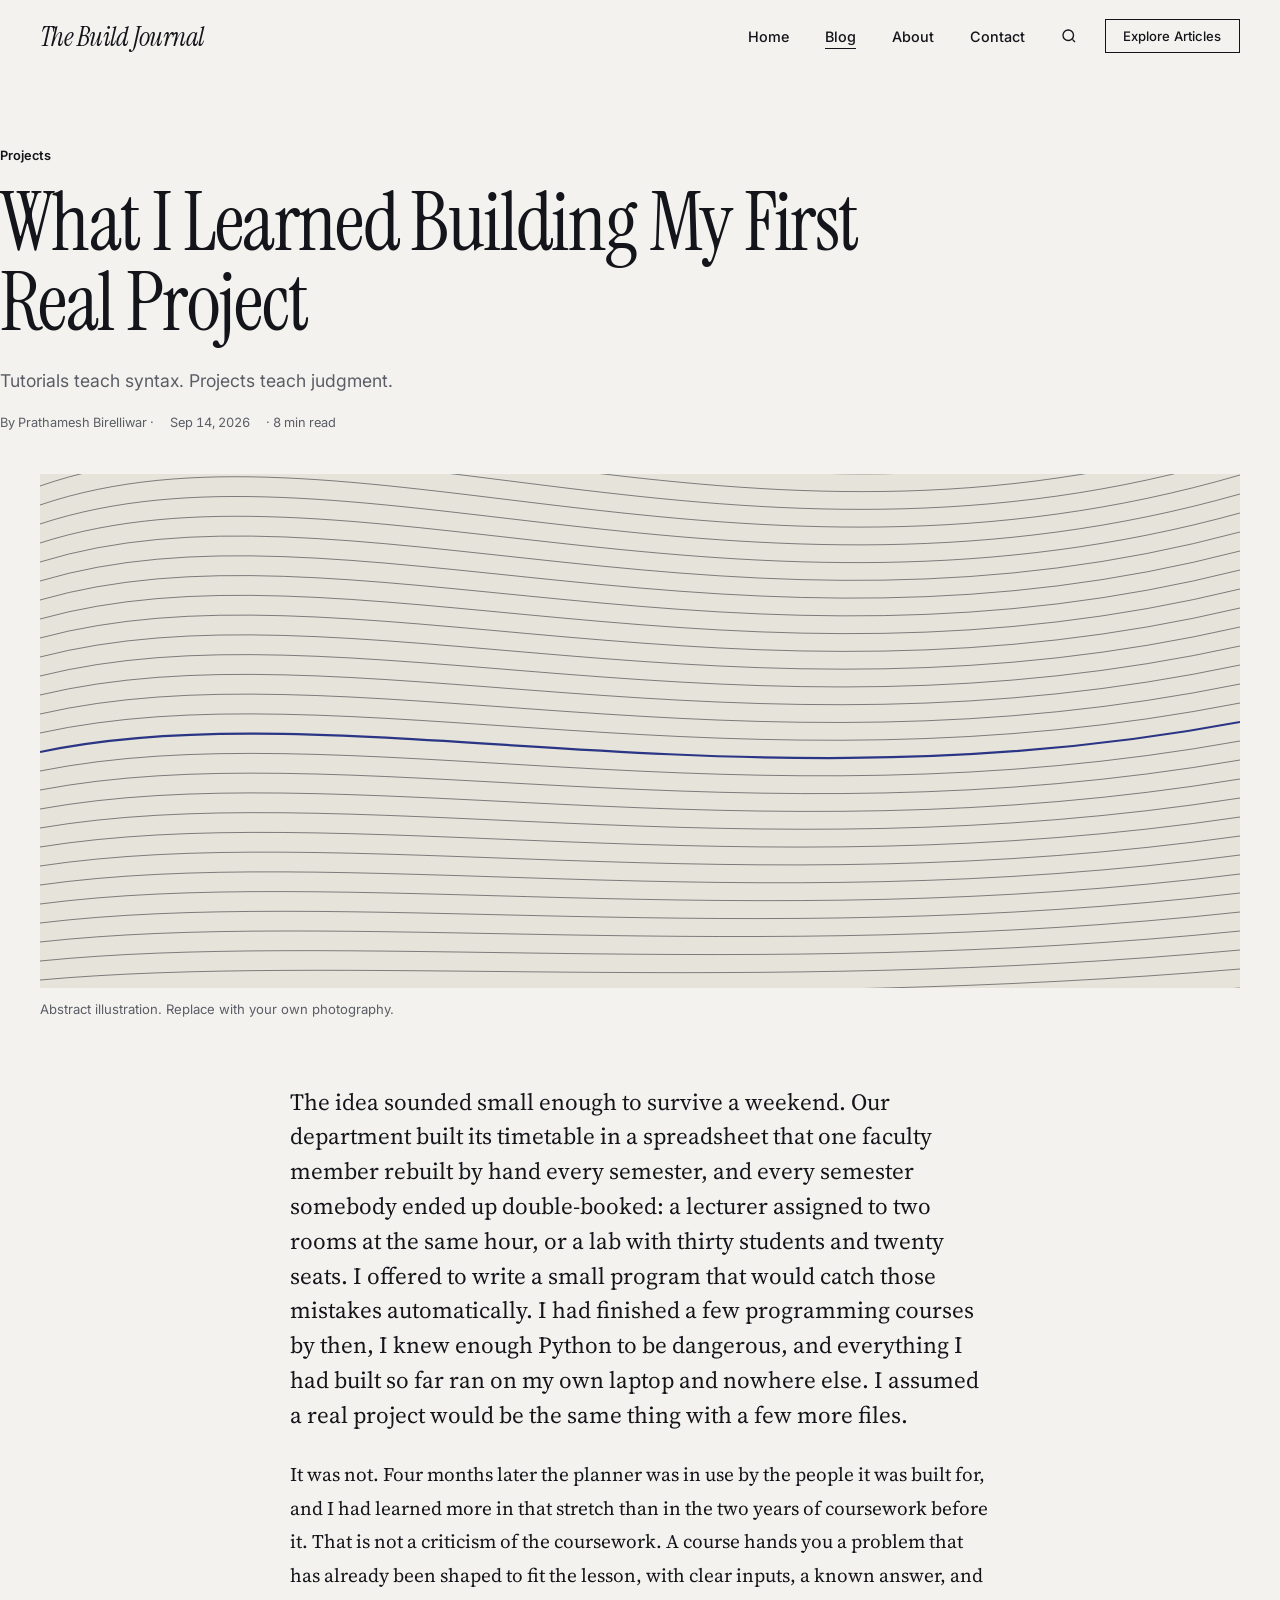
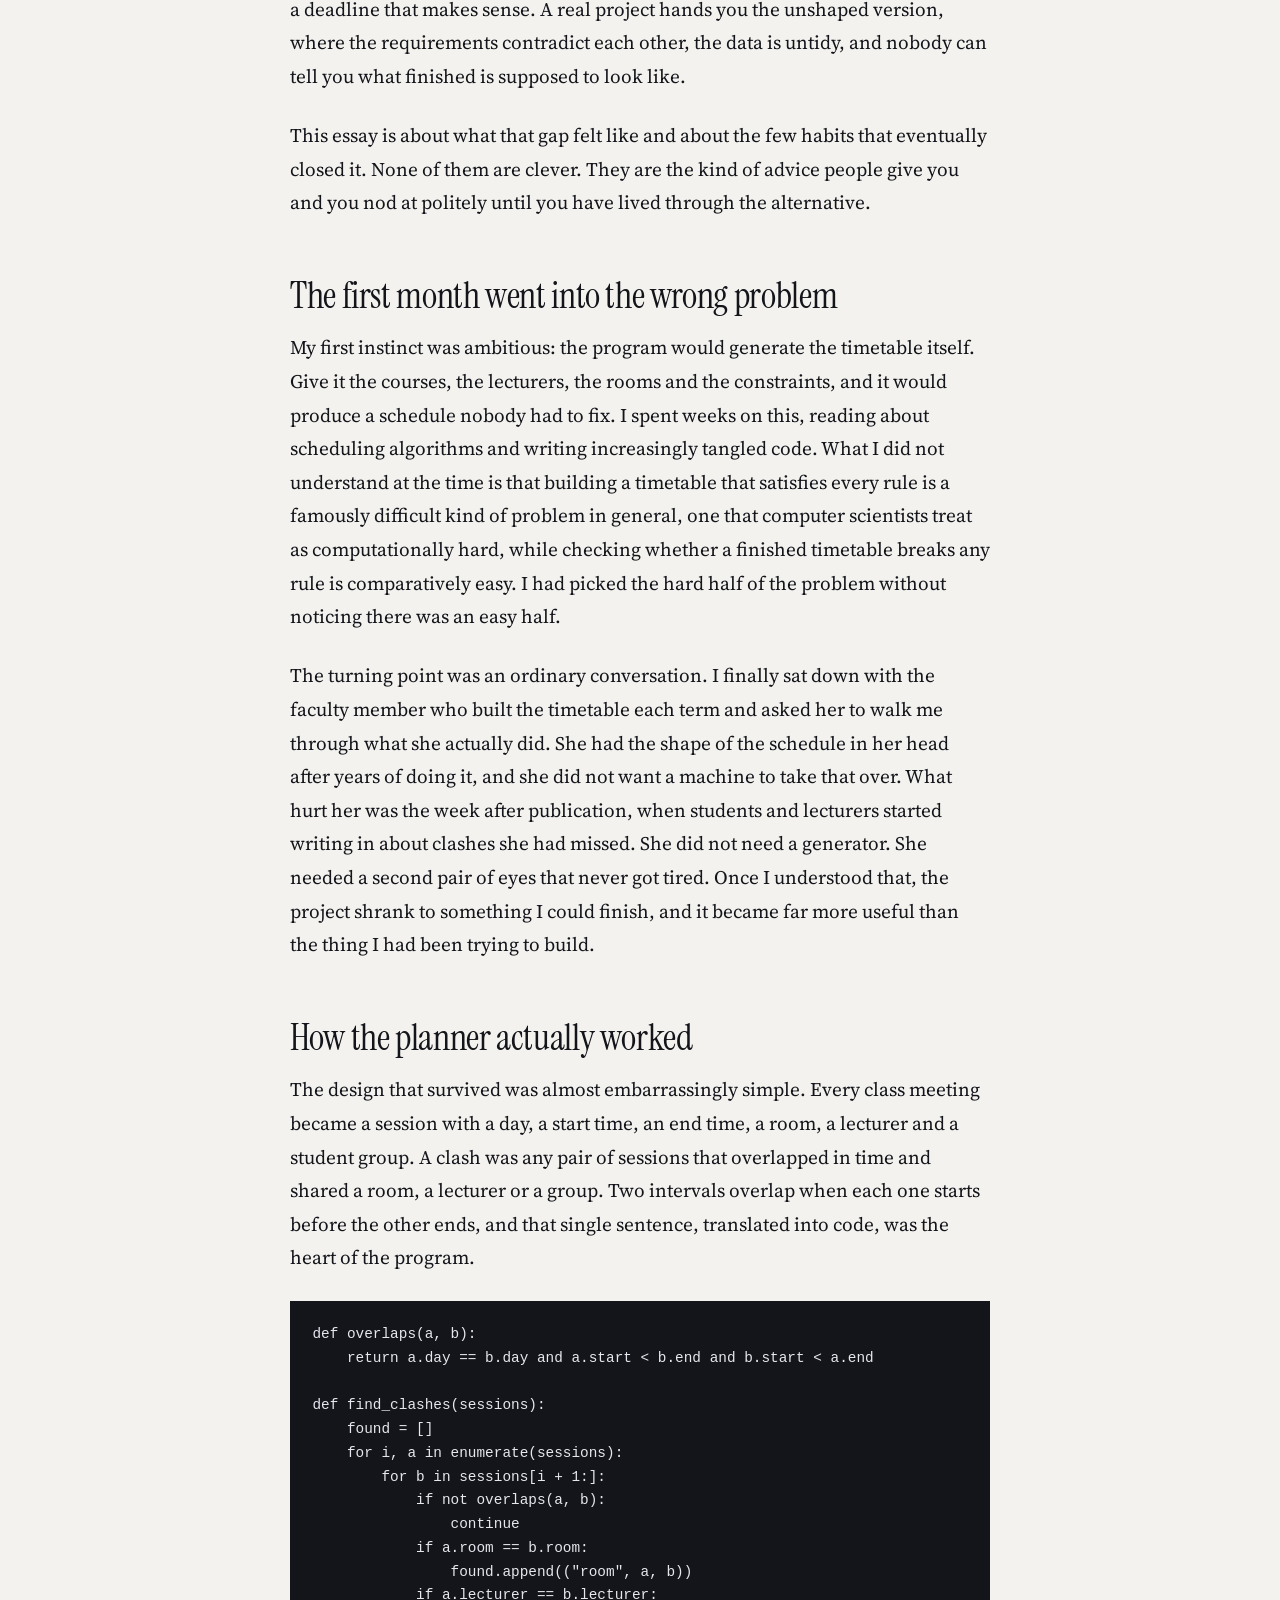
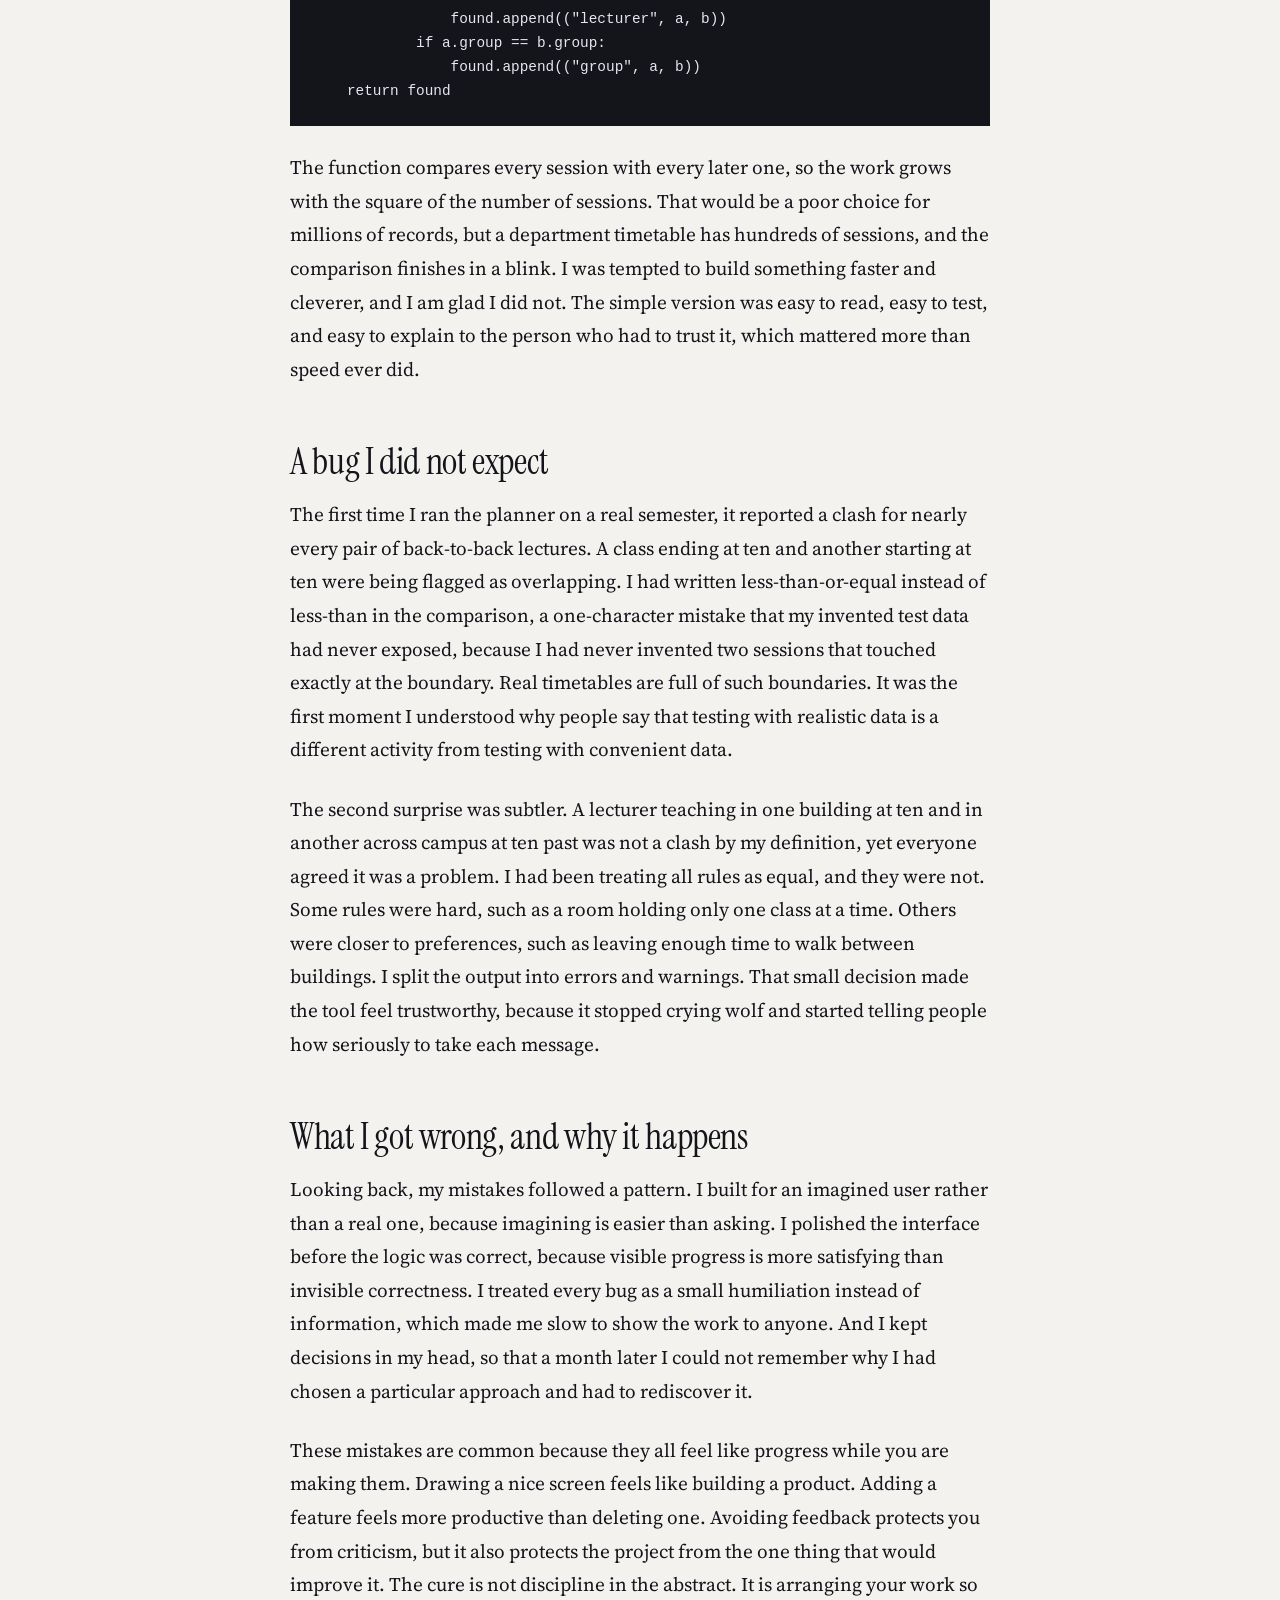
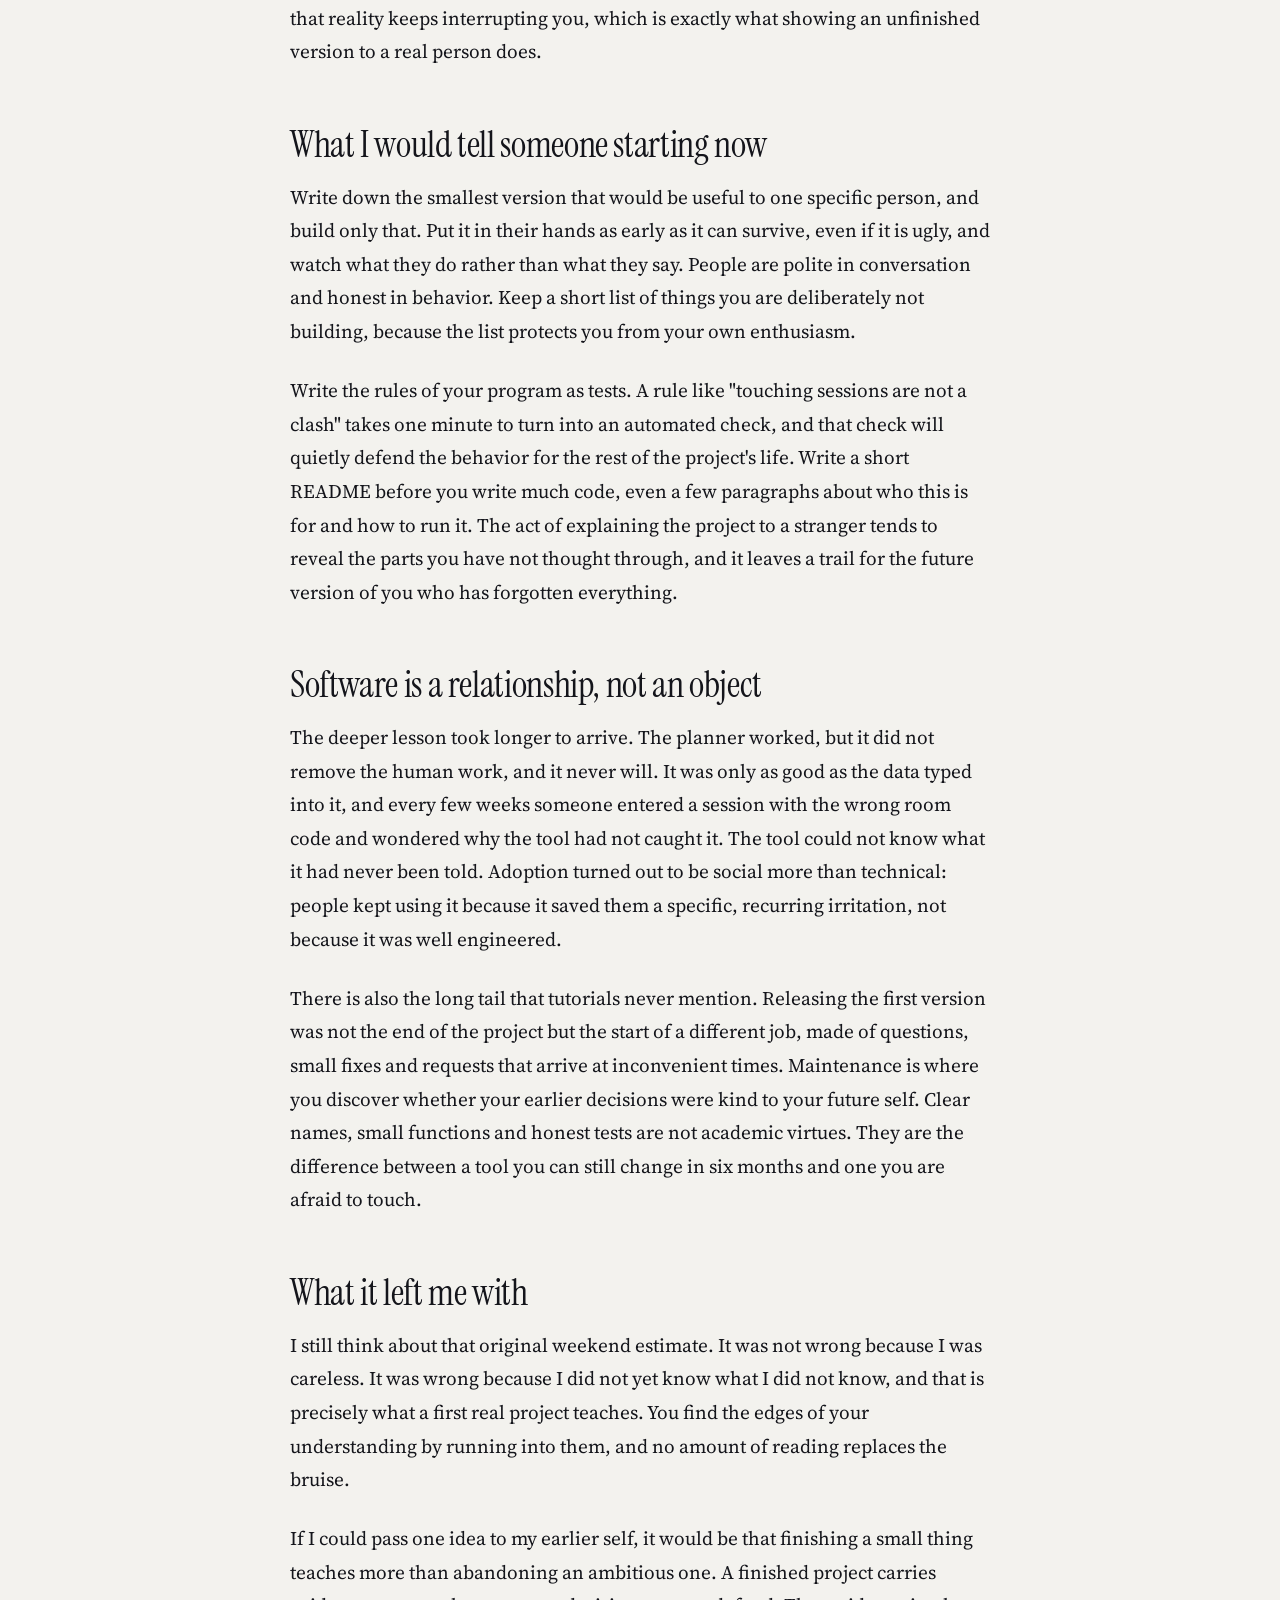
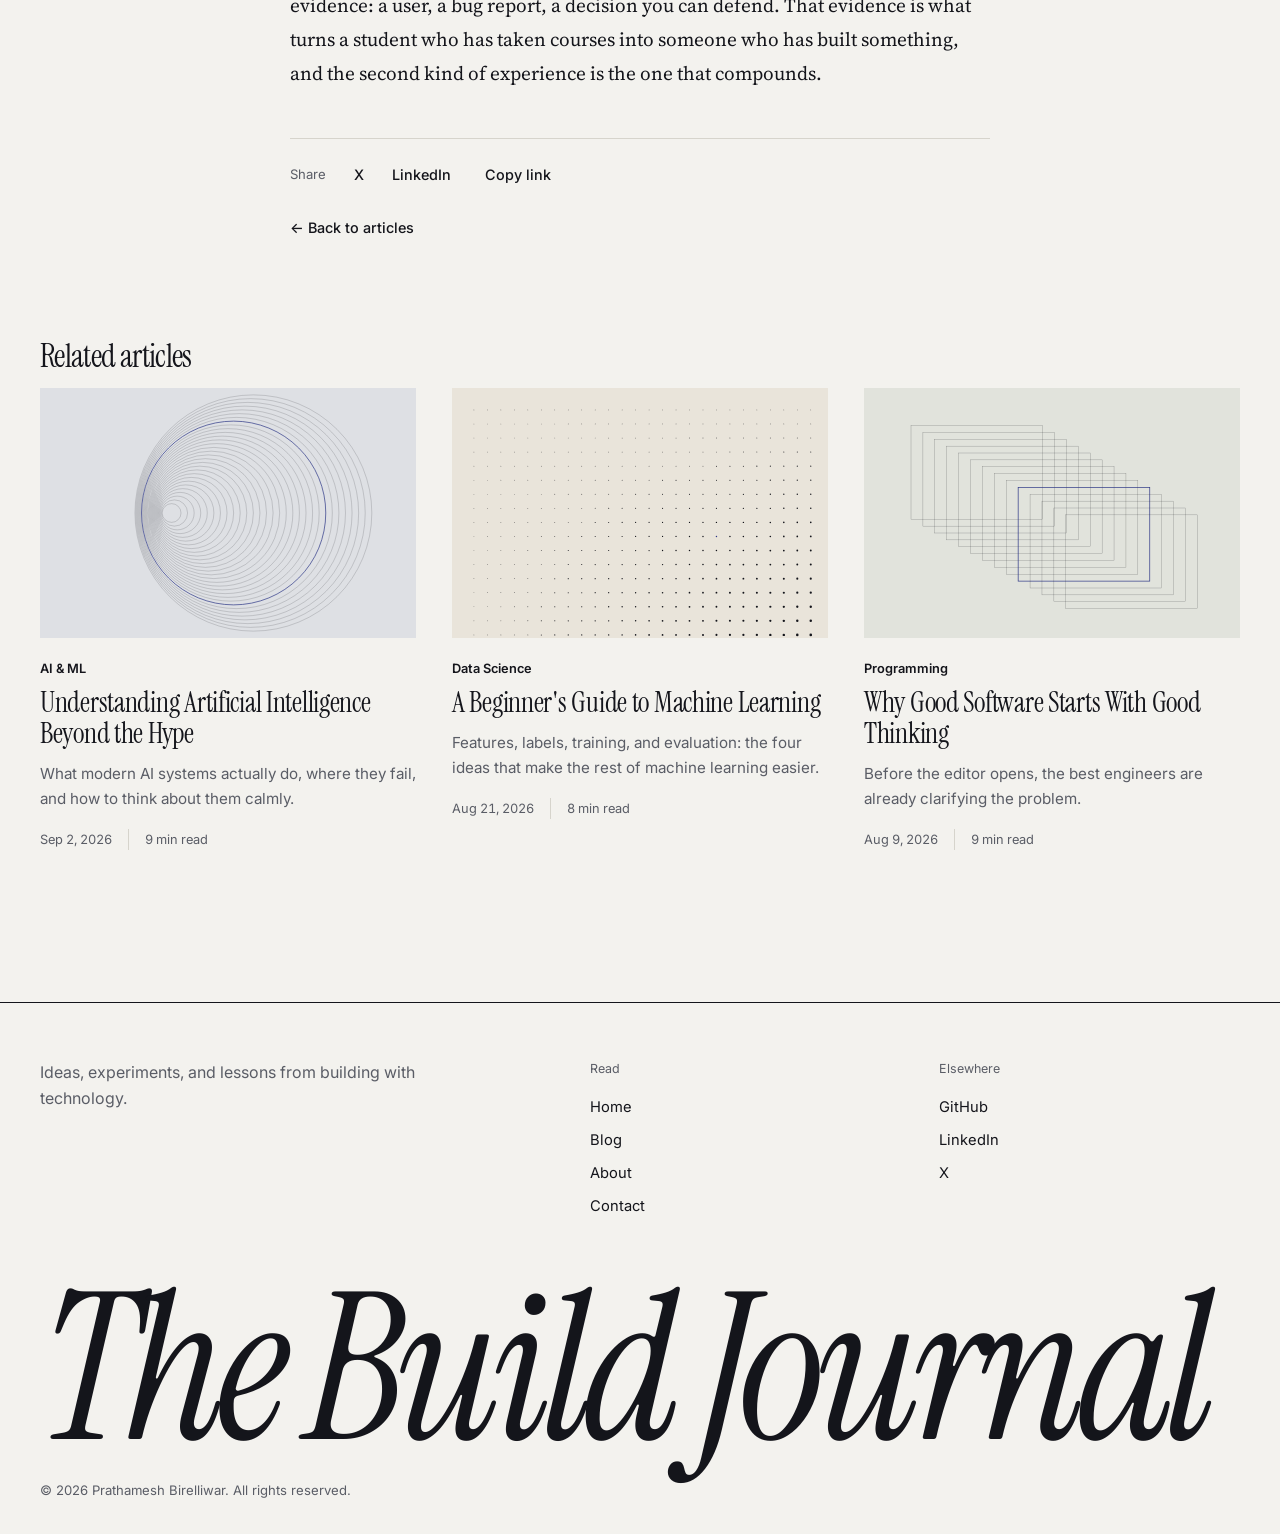
<file: posts/what-i-learned-building-my-first-real-project.html>
<!doctype html>
<html lang="en">

<head>
    <meta charset="utf-8">
    <meta name="viewport" content="width=device-width,initial-scale=1">

    <title>What I Learned Building My First Real Project | The Build Journal</title>

    <meta name="description"
        content="What I learned from building my first real project: finding the right problem, testing with realistic data, handling feedback, and learning to finish.">

    <link rel="canonical"
        href="https://example.com/posts/what-i-learned-building-my-first-real-project.html">

    <meta property="og:title"
        content="What I Learned Building My First Real Project | The Build Journal">

    <meta property="og:description"
        content="What I learned from building my first real project: finding the right problem, testing with realistic data, handling feedback, and learning to finish.">

    <meta property="og:type" content="article">

    <meta property="og:url"
        content="https://example.com/posts/what-i-learned-building-my-first-real-project.html">

    <link rel="preconnect" href="https://fonts.googleapis.com">
    <link rel="preconnect" href="https://fonts.gstatic.com" crossorigin>

    <link
        href="https://fonts.googleapis.com/css2?family=Instrument+Serif:ital@0;1&family=Inter:wght@400;500;600&family=Source+Serif+4:wght@400;600&display=swap"
        rel="stylesheet">

    <link rel="stylesheet" href="../css/style.css">
    <link rel="stylesheet" href="../css/responsive.css">
</head>

<body>

    <a class="skip" href="#main">Skip to content</a>

    <header class="nav">

        <div class="wrap nav-in">

            <a class="logo" href="../index.html">
                The Build Journal
            </a>

            <nav id="menu" class="menu" aria-label="Primary">

                <a href="../index.html">Home</a>

                <a href="../blog.html" aria-current="page">
                    Blog
                </a>

                <a href="../about.html">
                    About
                </a>

                <a href="../contact.html">
                    Contact
                </a>

            </nav>

            <div class="nav-r">

                <a class="icon-btn"
                    id="searchBtn"
                    href="../blog.html?focus=1"
                    aria-label="Search articles">

                    <svg width="18"
                        height="18"
                        viewBox="0 0 24 24"
                        fill="none"
                        stroke="currentColor"
                        stroke-width="1.8">

                        <circle cx="11" cy="11" r="7" />
                        <path d="m20 20-3.5-3.5" />

                    </svg>

                </a>

                <a class="btn-o cta-nav" href="../blog.html">
                    Explore Articles
                </a>

                <button class="burger"
                    aria-expanded="false"
                    aria-controls="menu"
                    aria-label="Open menu">

                    <i></i>
                    <i></i>

                </button>

            </div>

        </div>

    </header>


    <main id="main">

        <article>

            <header class="wrap ah">

                <p class="cat">
                    <a href="../blog.html">Projects</a>
                </p>

                <h1 class="serif">
                    What I Learned Building My First Real Project
                </h1>

                <p class="lead sm">
                    Tutorials teach syntax. Projects teach judgment.
                </p>

                <p class="meta">
                    By Prathamesh Birelliwar &middot;
                    <time datetime="2026-09-14">Sep 14, 2026</time>
                    &middot; 8 min read
                </p>

            </header>


            <figure class="wrap hero-fig">

                <img
                    src="../images/what-i-learned-building-my-first-real-project.svg"
                    alt="Abstract editorial illustration for What I Learned Building My First Real Project"
                    width="1200"
                    height="800">

                <figcaption class="muted small">
                    Abstract illustration. Replace with your own photography.
                </figcaption>

            </figure>


            <div class="prose body">

                <p>
                    The idea sounded small enough to survive a weekend. Our department built its timetable in a spreadsheet that one faculty member rebuilt by hand every semester, and every semester somebody ended up double-booked: a lecturer assigned to two rooms at the same hour, or a lab with thirty students and twenty seats. I offered to write a small program that would catch those mistakes automatically. I had finished a few programming courses by then, I knew enough Python to be dangerous, and everything I had built so far ran on my own laptop and nowhere else. I assumed a real project would be the same thing with a few more files.
                </p>

                <p>
                    It was not. Four months later the planner was in use by the people it was built for, and I had learned more in that stretch than in the two years of coursework before it. That is not a criticism of the coursework. A course hands you a problem that has already been shaped to fit the lesson, with clear inputs, a known answer, and a deadline that makes sense. A real project hands you the unshaped version, where the requirements contradict each other, the data is untidy, and nobody can tell you what finished is supposed to look like.
                </p>

                <p>
                    This essay is about what that gap felt like and about the few habits that eventually closed it. None of them are clever. They are the kind of advice people give you and you nod at politely until you have lived through the alternative.
                </p>


                <h2>The first month went into the wrong problem</h2>

                <p>
                    My first instinct was ambitious: the program would generate the timetable itself. Give it the courses, the lecturers, the rooms and the constraints, and it would produce a schedule nobody had to fix. I spent weeks on this, reading about scheduling algorithms and writing increasingly tangled code. What I did not understand at the time is that building a timetable that satisfies every rule is a famously difficult kind of problem in general, one that computer scientists treat as computationally hard, while checking whether a finished timetable breaks any rule is comparatively easy. I had picked the hard half of the problem without noticing there was an easy half.
                </p>

                <p>
                    The turning point was an ordinary conversation. I finally sat down with the faculty member who built the timetable each term and asked her to walk me through what she actually did. She had the shape of the schedule in her head after years of doing it, and she did not want a machine to take that over. What hurt her was the week after publication, when students and lecturers started writing in about clashes she had missed. She did not need a generator. She needed a second pair of eyes that never got tired. Once I understood that, the project shrank to something I could finish, and it became far more useful than the thing I had been trying to build.
                </p>


                <h2>How the planner actually worked</h2>

                <p>
                    The design that survived was almost embarrassingly simple. Every class meeting became a session with a day, a start time, an end time, a room, a lecturer and a student group. A clash was any pair of sessions that overlapped in time and shared a room, a lecturer or a group. Two intervals overlap when each one starts before the other ends, and that single sentence, translated into code, was the heart of the program.
                </p>


                <pre><code>def overlaps(a, b):
    return a.day == b.day and a.start &lt; b.end and b.start &lt; a.end

def find_clashes(sessions):
    found = []
    for i, a in enumerate(sessions):
        for b in sessions[i + 1:]:
            if not overlaps(a, b):
                continue
            if a.room == b.room:
                found.append(("room", a, b))
            if a.lecturer == b.lecturer:
                found.append(("lecturer", a, b))
            if a.group == b.group:
                found.append(("group", a, b))
    return found</code></pre>


                <p>
                    The function compares every session with every later one, so the work grows with the square of the number of sessions. That would be a poor choice for millions of records, but a department timetable has hundreds of sessions, and the comparison finishes in a blink. I was tempted to build something faster and cleverer, and I am glad I did not. The simple version was easy to read, easy to test, and easy to explain to the person who had to trust it, which mattered more than speed ever did.
                </p>


                <h2>A bug I did not expect</h2>

                <p>
                    The first time I ran the planner on a real semester, it reported a clash for nearly every pair of back-to-back lectures. A class ending at ten and another starting at ten were being flagged as overlapping. I had written less-than-or-equal instead of less-than in the comparison, a one-character mistake that my invented test data had never exposed, because I had never invented two sessions that touched exactly at the boundary. Real timetables are full of such boundaries. It was the first moment I understood why people say that testing with realistic data is a different activity from testing with convenient data.
                </p>

                <p>
                    The second surprise was subtler. A lecturer teaching in one building at ten and in another across campus at ten past was not a clash by my definition, yet everyone agreed it was a problem. I had been treating all rules as equal, and they were not. Some rules were hard, such as a room holding only one class at a time. Others were closer to preferences, such as leaving enough time to walk between buildings. I split the output into errors and warnings. That small decision made the tool feel trustworthy, because it stopped crying wolf and started telling people how seriously to take each message.
                </p>


                <h2>What I got wrong, and why it happens</h2>

                <p>
                    Looking back, my mistakes followed a pattern. I built for an imagined user rather than a real one, because imagining is easier than asking. I polished the interface before the logic was correct, because visible progress is more satisfying than invisible correctness. I treated every bug as a small humiliation instead of information, which made me slow to show the work to anyone. And I kept decisions in my head, so that a month later I could not remember why I had chosen a particular approach and had to rediscover it.
                </p>

                <p>
                    These mistakes are common because they all feel like progress while you are making them. Drawing a nice screen feels like building a product. Adding a feature feels more productive than deleting one. Avoiding feedback protects you from criticism, but it also protects the project from the one thing that would improve it. The cure is not discipline in the abstract. It is arranging your work so that reality keeps interrupting you, which is exactly what showing an unfinished version to a real person does.
                </p>


                <h2>What I would tell someone starting now</h2>

                <p>
                    Write down the smallest version that would be useful to one specific person, and build only that. Put it in their hands as early as it can survive, even if it is ugly, and watch what they do rather than what they say. People are polite in conversation and honest in behavior. Keep a short list of things you are deliberately not building, because the list protects you from your own enthusiasm.
                </p>

                <p>
                    Write the rules of your program as tests. A rule like "touching sessions are not a clash" takes one minute to turn into an automated check, and that check will quietly defend the behavior for the rest of the project's life. Write a short README before you write much code, even a few paragraphs about who this is for and how to run it. The act of explaining the project to a stranger tends to reveal the parts you have not thought through, and it leaves a trail for the future version of you who has forgotten everything.
                </p>


                <h2>Software is a relationship, not an object</h2>

                <p>
                    The deeper lesson took longer to arrive. The planner worked, but it did not remove the human work, and it never will. It was only as good as the data typed into it, and every few weeks someone entered a session with the wrong room code and wondered why the tool had not caught it. The tool could not know what it had never been told. Adoption turned out to be social more than technical: people kept using it because it saved them a specific, recurring irritation, not because it was well engineered.
                </p>

                <p>
                    There is also the long tail that tutorials never mention. Releasing the first version was not the end of the project but the start of a different job, made of questions, small fixes and requests that arrive at inconvenient times. Maintenance is where you discover whether your earlier decisions were kind to your future self. Clear names, small functions and honest tests are not academic virtues. They are the difference between a tool you can still change in six months and one you are afraid to touch.
                </p>


                <h2>What it left me with</h2>

                <p>
                    I still think about that original weekend estimate. It was not wrong because I was careless. It was wrong because I did not yet know what I did not know, and that is precisely what a first real project teaches. You find the edges of your understanding by running into them, and no amount of reading replaces the bruise.
                </p>

                <p>
                    If I could pass one idea to my earlier self, it would be that finishing a small thing teaches more than abandoning an ambitious one. A finished project carries evidence: a user, a bug report, a decision you can defend. That evidence is what turns a student who has taken courses into someone who has built something, and the second kind of experience is the one that compounds.
                </p>

            </div>


            <div class="prose share">

                <span class="muted small">
                    Share
                </span>

                <a
                    class="link"
                    href="https://x.com/intent/tweet?url=https://example.com/posts/what-i-learned-building-my-first-real-project.html">
                    X
                </a>

                <a
                    class="link"
                    href="https://www.linkedin.com/sharing/share-offsite/?url=https://example.com/posts/what-i-learned-building-my-first-real-project.html">
                    LinkedIn
                </a>

                <button
                    class="link"
                    id="copy"
                    data-url="https://example.com/posts/what-i-learned-building-my-first-real-project.html"
                    type="button">
                    Copy link
                </button>

            </div>


            <div class="prose">

                <a class="link" href="../blog.html">
                    &larr; Back to articles
                </a>

            </div>

        </article>


        <section class="wrap sec">

            <h2 class="serif sm2">
                Related articles
            </h2>

            <div class="grid flt">


                <article
                    class="card"
                    data-cat="AI & ML"
                    data-date="2026-09-02"
                    data-text="understanding artificial intelligence beyond the hype what modern ai systems actually do, where they fail, and how to think about them calmly. ai & ml">

                    <a
                        href="../posts/understanding-artificial-intelligence-beyond-the-hype.html"
                        class="card-img"
                        tabindex="-1"
                        aria-hidden="true">

                        <img
                            src="../images/understanding-artificial-intelligence-beyond-the-hype.svg"
                            alt=""
                            width="1200"
                            height="800"
                            loading="lazy">

                    </a>

                    <div class="card-b">

                        <p class="cat">
                            AI & ML
                        </p>

                        <h3>
                            <a href="../posts/understanding-artificial-intelligence-beyond-the-hype.html">
                                Understanding Artificial Intelligence Beyond the Hype
                            </a>
                        </h3>

                        <p class="ex">
                            What modern AI systems actually do, where they fail, and how to think about them calmly.
                        </p>

                        <p class="meta">
                            <time datetime="2026-09-02">Sep 2, 2026</time>
                            <span>9 min read</span>
                        </p>

                    </div>

                </article>


                <article
                    class="card"
                    data-cat="Data Science"
                    data-date="2026-08-21"
                    data-text="a beginner's guide to machine learning features, labels, training, and evaluation: the four ideas that make the rest of machine learning easier. data science">

                    <a
                        href="../posts/a-beginners-guide-to-machine-learning.html"
                        class="card-img"
                        tabindex="-1"
                        aria-hidden="true">

                        <img
                            src="../images/a-beginners-guide-to-machine-learning.svg"
                            alt=""
                            width="1200"
                            height="800"
                            loading="lazy">

                    </a>

                    <div class="card-b">

                        <p class="cat">
                            Data Science
                        </p>

                        <h3>
                            <a href="../posts/a-beginners-guide-to-machine-learning.html">
                                A Beginner's Guide to Machine Learning
                            </a>
                        </h3>

                        <p class="ex">
                            Features, labels, training, and evaluation: the four ideas that make the rest of machine learning easier.
                        </p>

                        <p class="meta">
                            <time datetime="2026-08-21">Aug 21, 2026</time>
                            <span>8 min read</span>
                        </p>

                    </div>

                </article>


                <article
                    class="card"
                    data-cat="Programming"
                    data-date="2026-08-09"
                    data-text="why good software starts with good thinking before the editor opens, the best engineers are already clarifying the problem. programming">

                    <a
                        href="../posts/why-good-software-starts-with-good-thinking.html"
                        class="card-img"
                        tabindex="-1"
                        aria-hidden="true">

                        <img
                            src="../images/why-good-software-starts-with-good-thinking.svg"
                            alt=""
                            width="1200"
                            height="800"
                            loading="lazy">

                    </a>

                    <div class="card-b">

                        <p class="cat">
                            Programming
                        </p>

                        <h3>
                            <a href="../posts/why-good-software-starts-with-good-thinking.html">
                                Why Good Software Starts With Good Thinking
                            </a>
                        </h3>

                        <p class="ex">
                            Before the editor opens, the best engineers are already clarifying the problem.
                        </p>

                        <p class="meta">
                            <time datetime="2026-08-09">Aug 9, 2026</time>
                            <span>9 min read</span>
                        </p>

                    </div>

                </article>

            </div>

        </section>

    </main>


    <footer class="foot">

        <div class="wrap foot-in">

            <p class="muted">
                Ideas, experiments, and lessons from building with technology.
            </p>


            <nav aria-label="Footer">

                <p class="fh">
                    Read
                </p>

                <a href="../index.html">
                    Home
                </a>

                <a href="../blog.html">
                    Blog
                </a>

                <a href="../about.html">
                    About
                </a>

                <a href="../contact.html">
                    Contact
                </a>

            </nav>


            <nav aria-label="Social">

                <p class="fh">
                    Elsewhere
                </p>

                <a href="https://github.com/">
                    GitHub
                </a>

                <a href="https://linkedin.com/">
                    LinkedIn
                </a>

                <a href="https://x.com/">
                    X
                </a>

            </nav>

        </div>


        <div class="wrap">

            <a
                class="foot-mark"
                href="../index.html"
                aria-label="The Build Journal home">

                The Build Journal

            </a>

            <p class="muted small copy">
                &copy; 2026 Prathamesh Birelliwar. All rights reserved.
            </p>

        </div>

    </footer>


    <script src="../js/main.js" defer></script>
    <script src="../js/search.js" defer></script>

</body>

</html>
</file>
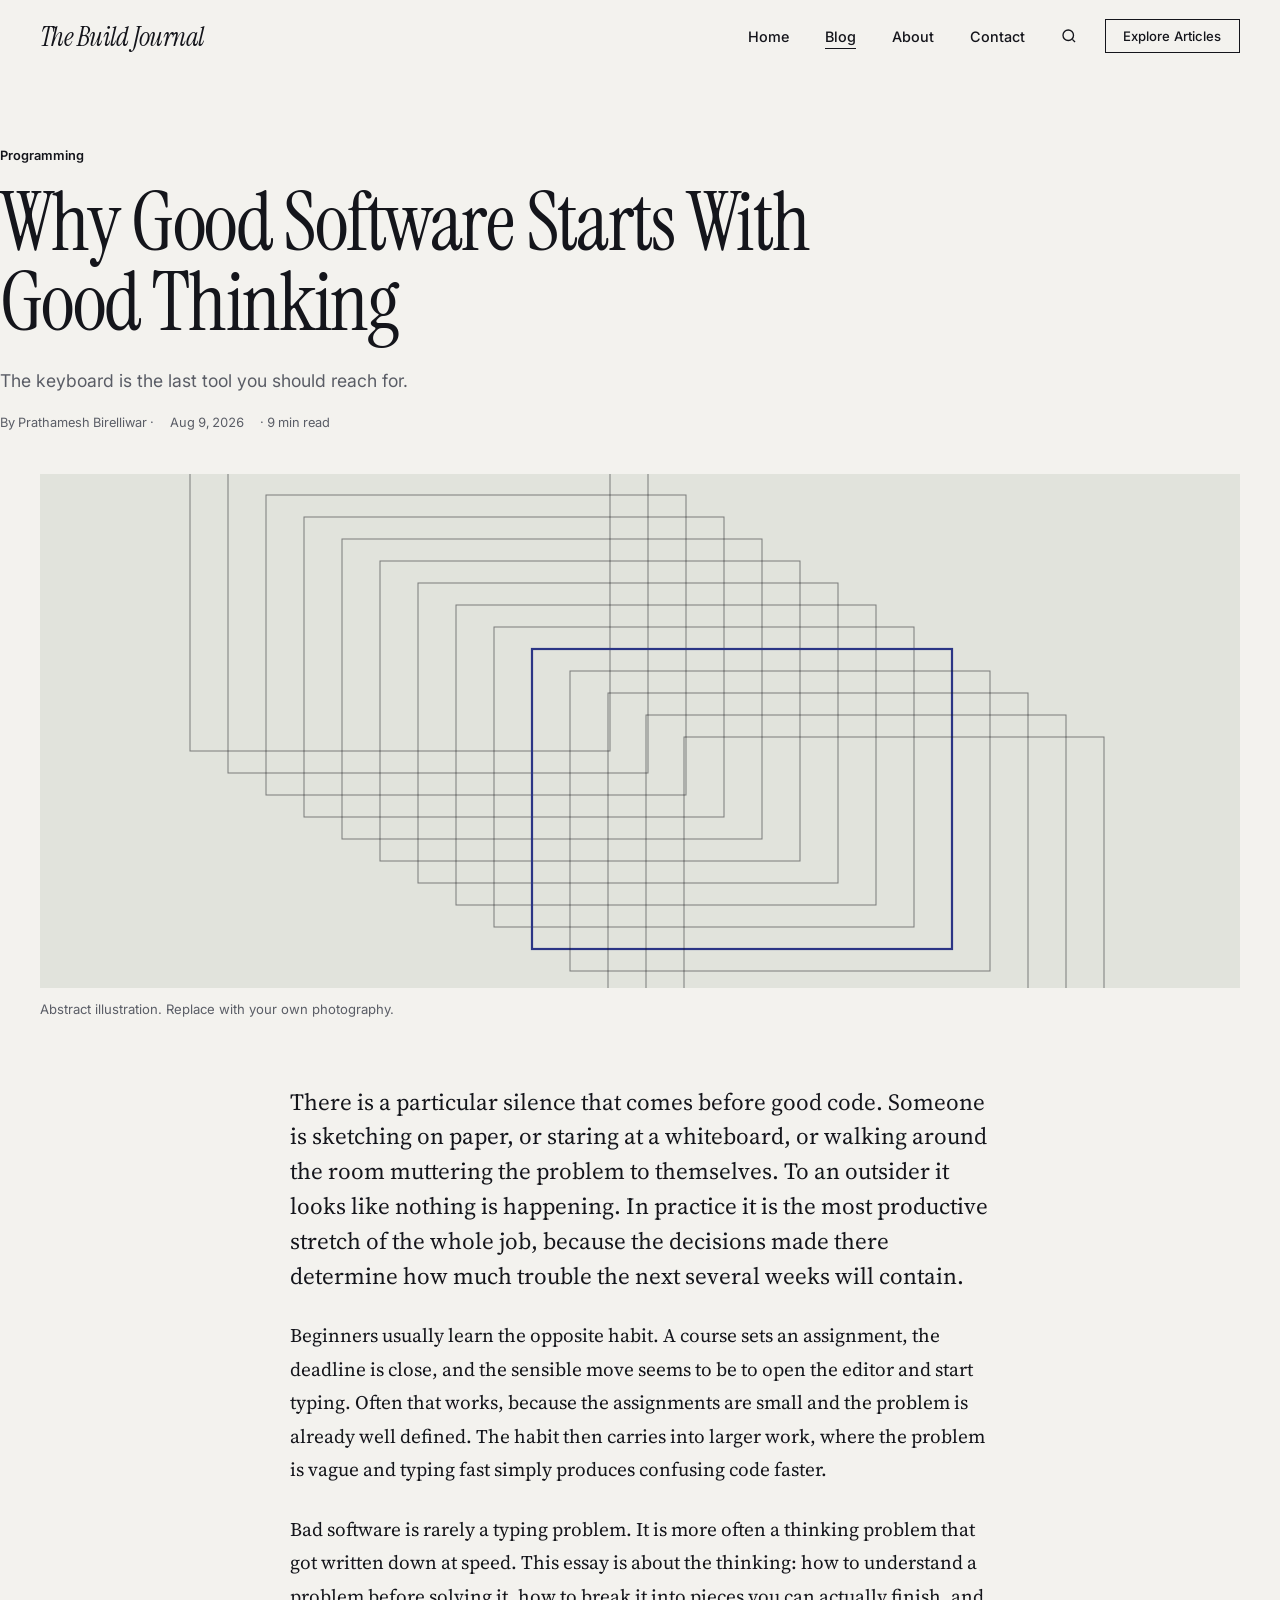
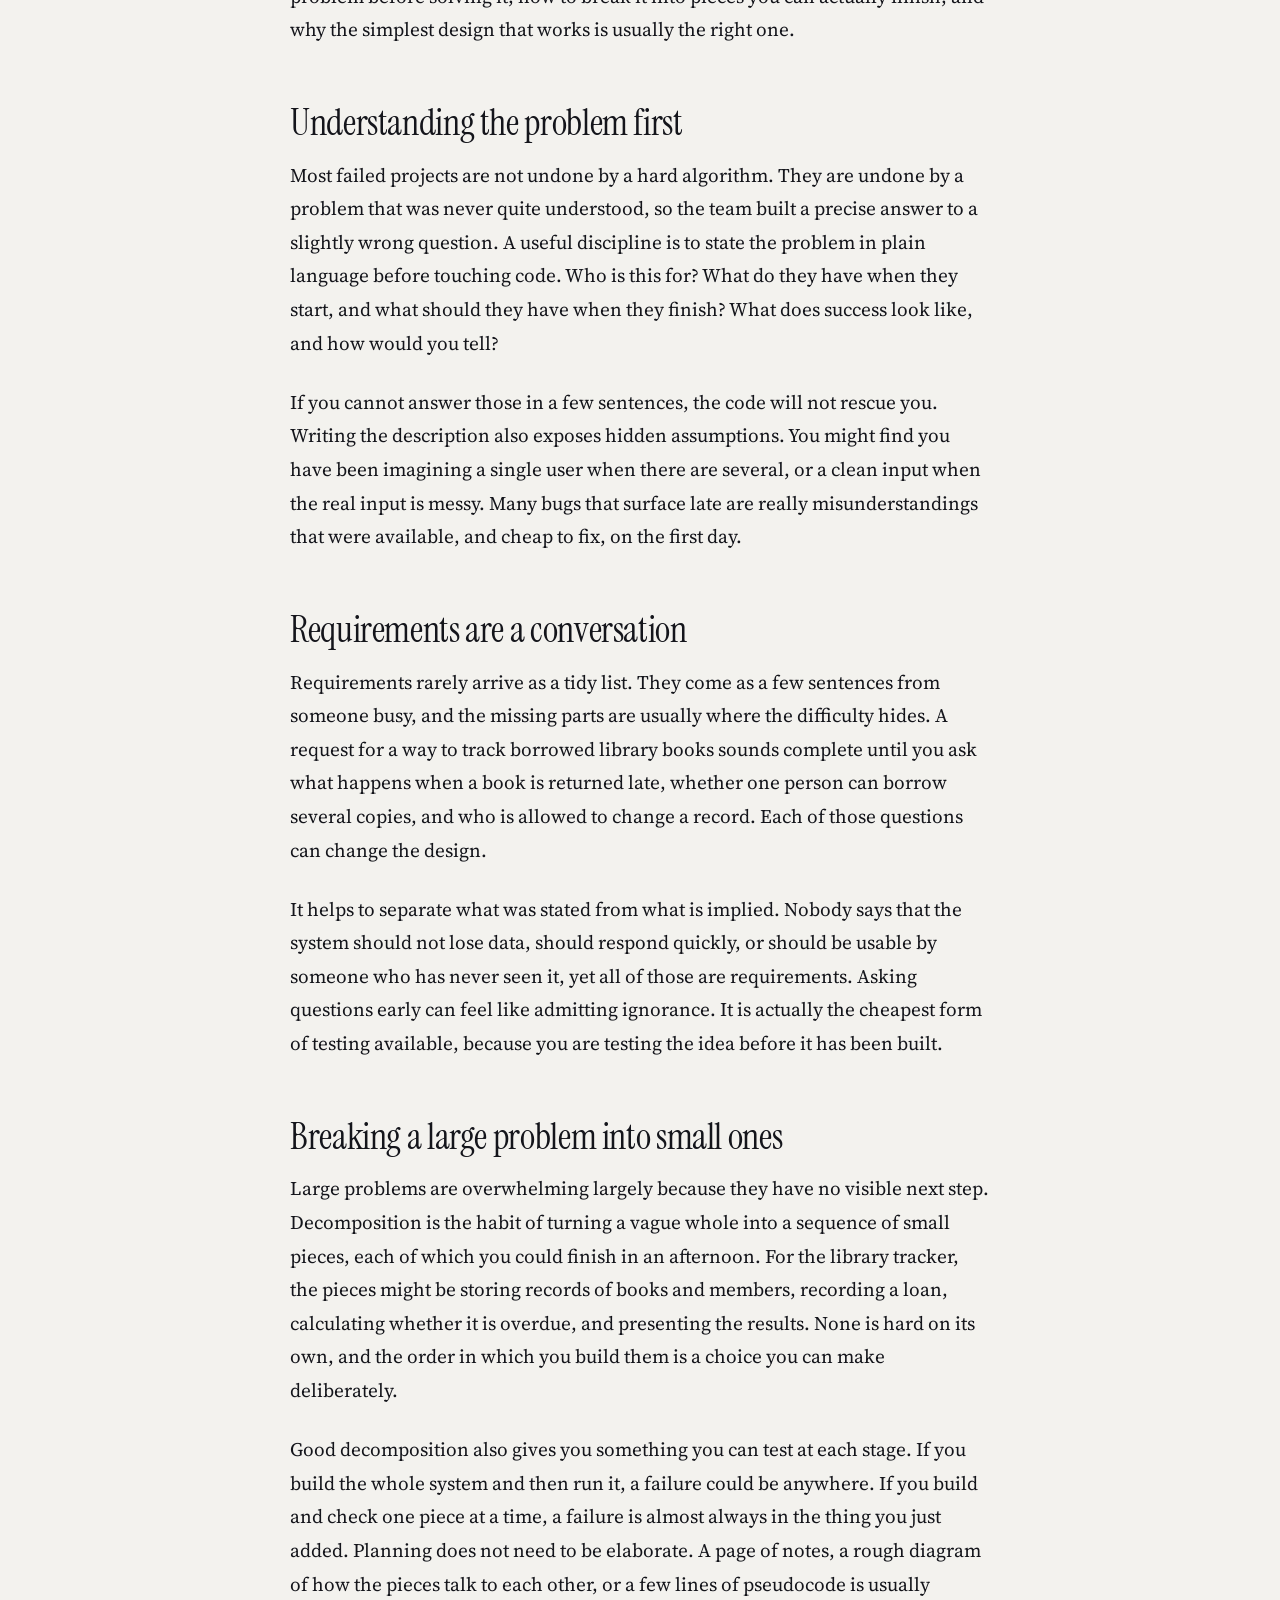
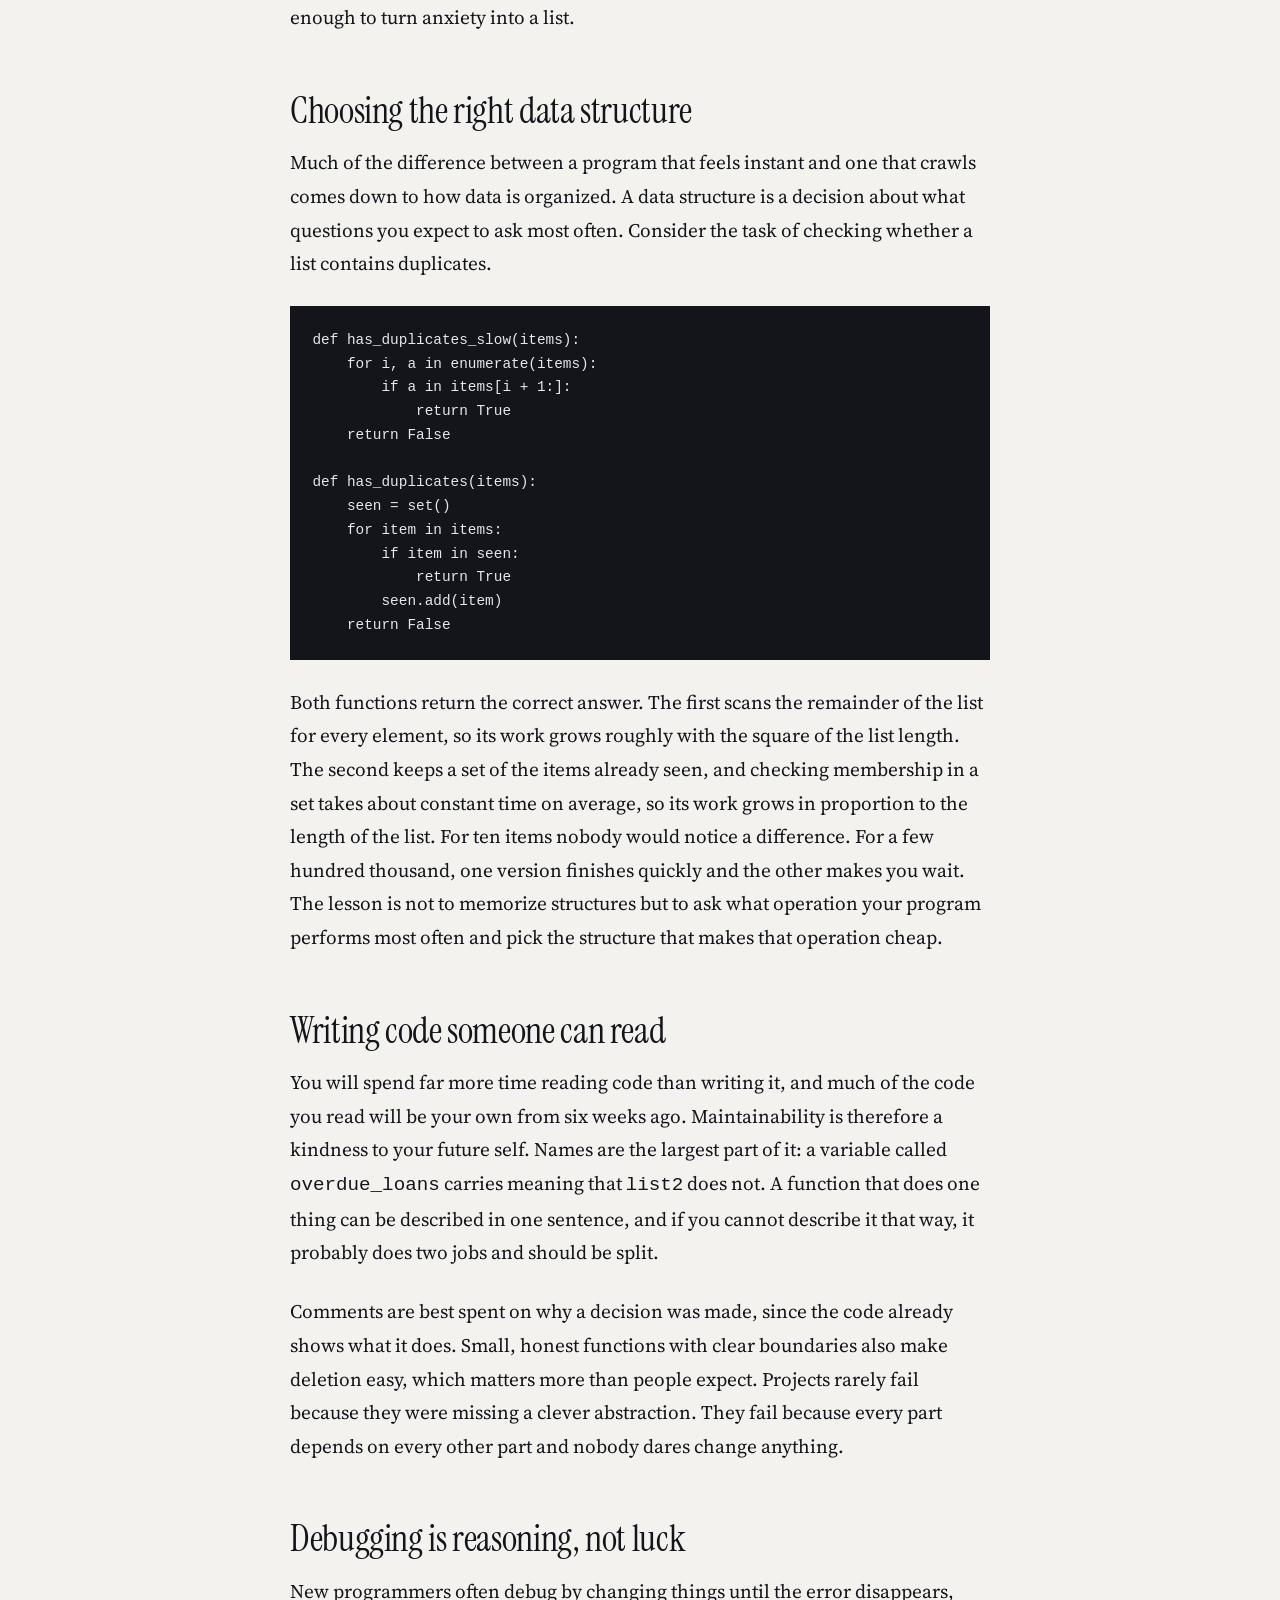
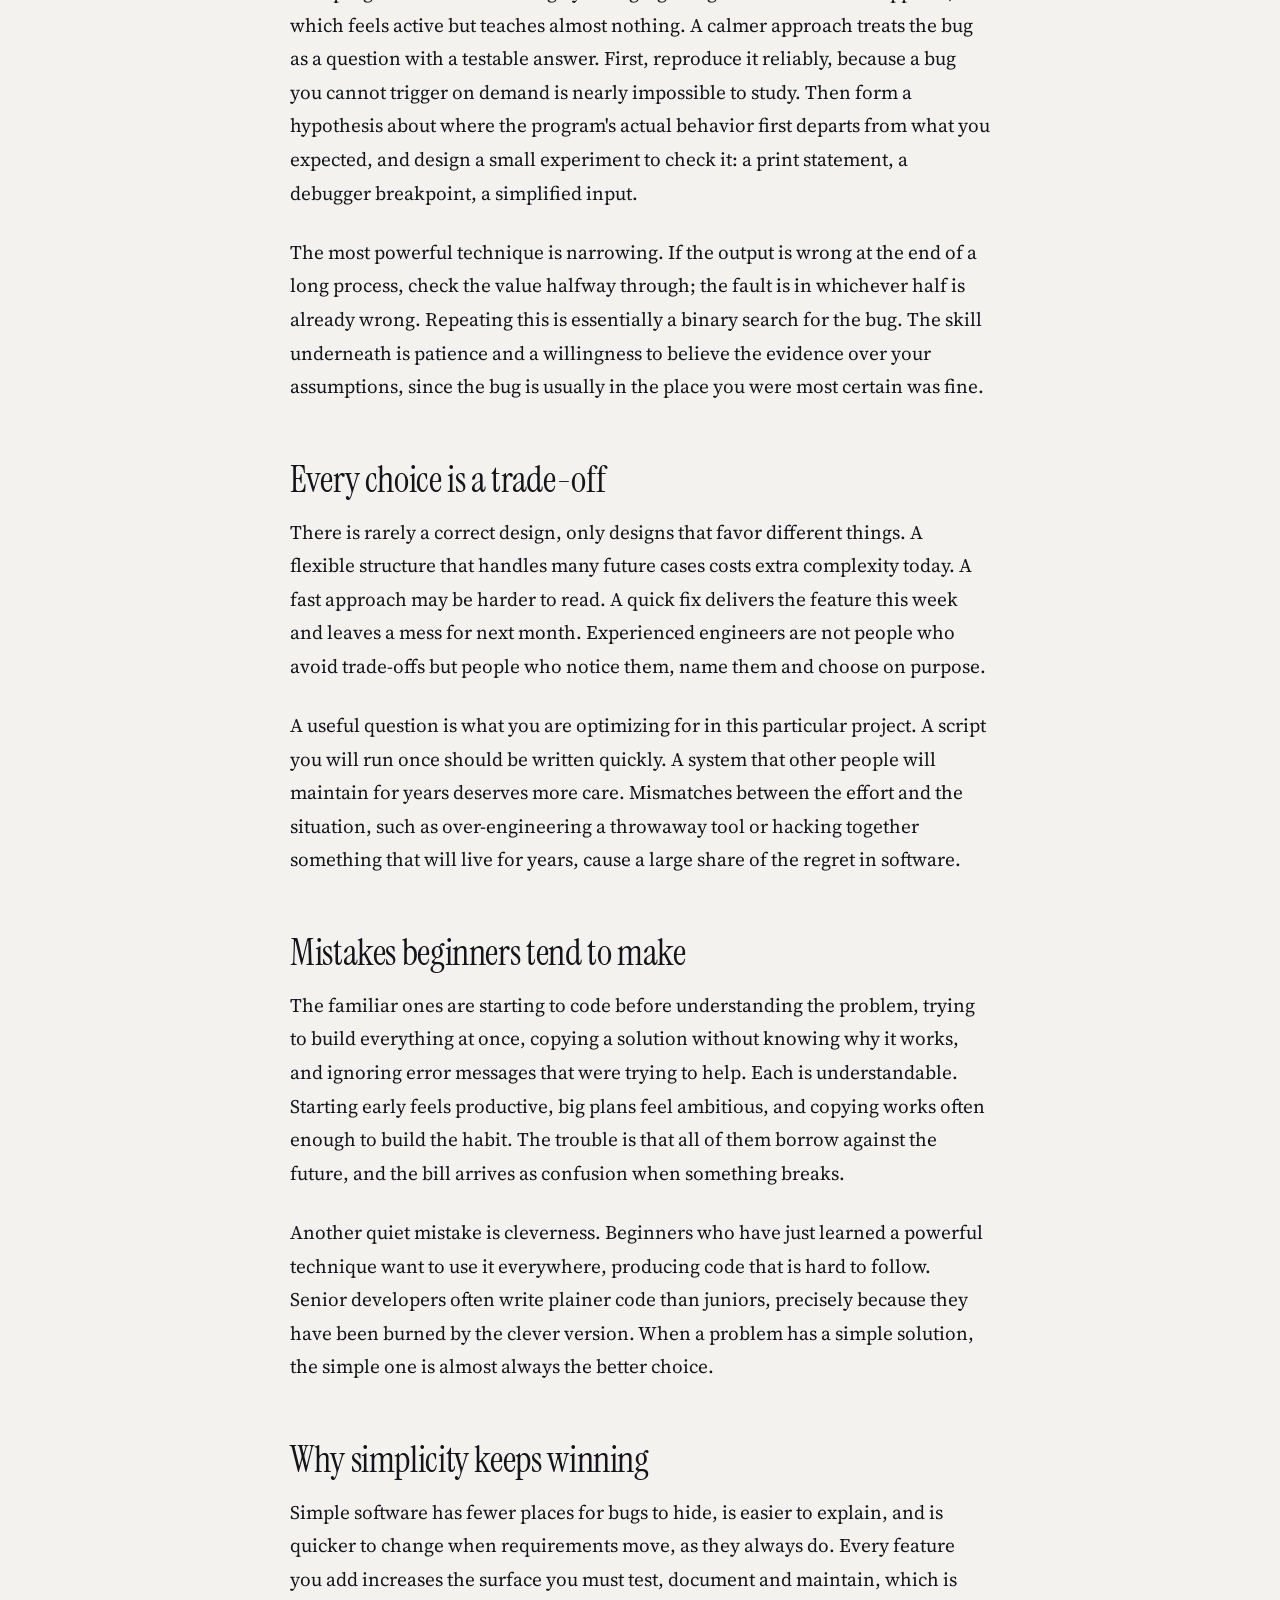
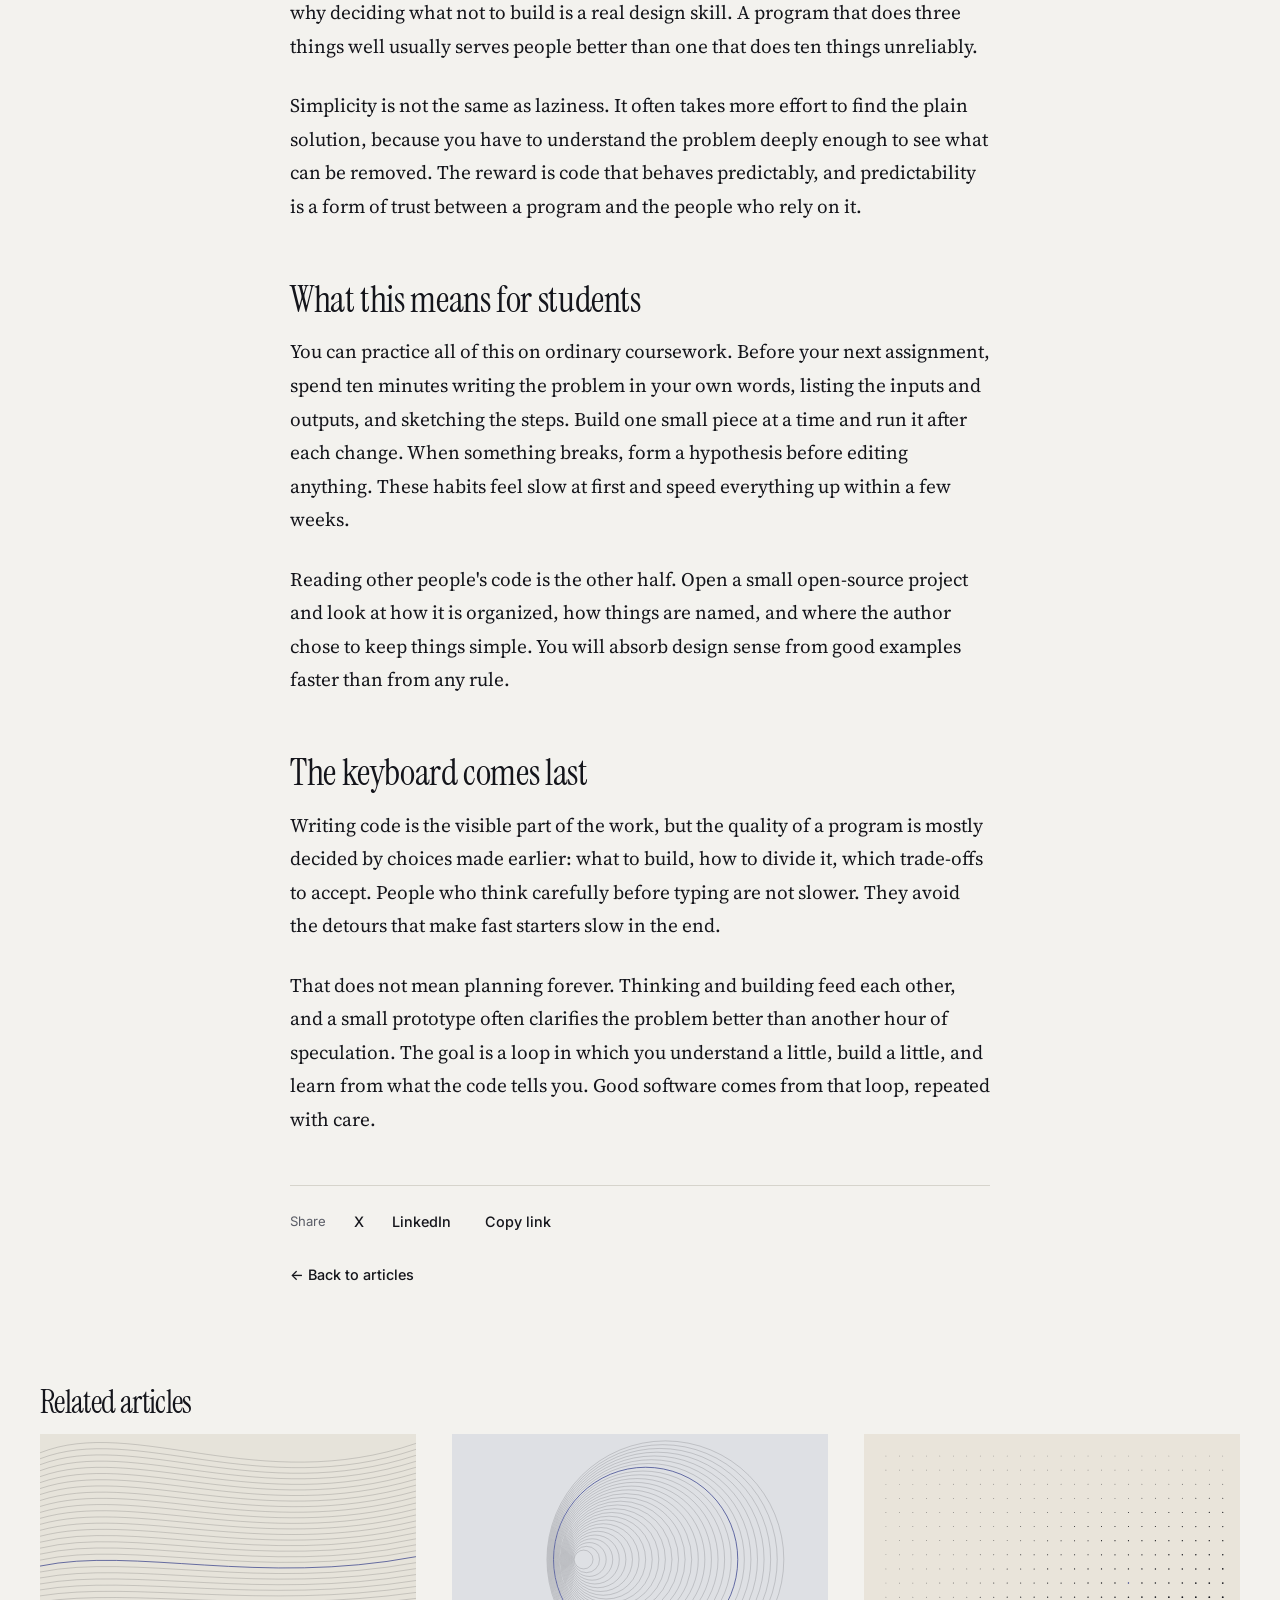
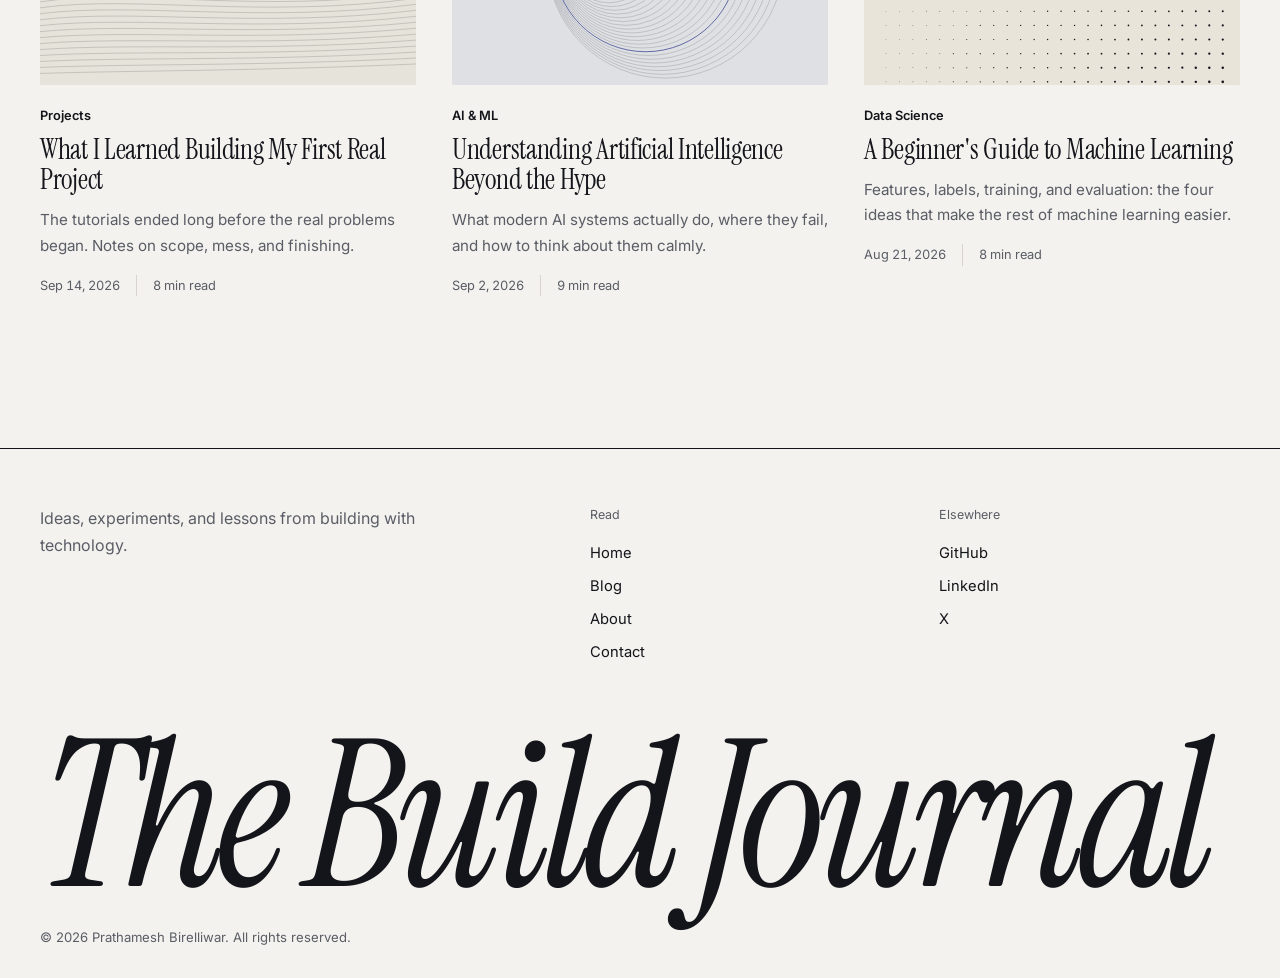
<file: posts/why-good-software-starts-with-good-thinking.html>
<!doctype html>
<html lang="en">

<head>
    <meta charset="utf-8">
    <meta name="viewport" content="width=device-width,initial-scale=1">

    <title>Why Good Software Starts With Good Thinking | The Build Journal</title>

    <meta name="description"
        content="Why good software starts with understanding the problem, breaking it down, choosing the right data structures, debugging carefully, and keeping designs simple.">

    <link rel="canonical"
        href="https://example.com/posts/why-good-software-starts-with-good-thinking.html">

    <meta property="og:title"
        content="Why Good Software Starts With Good Thinking | The Build Journal">

    <meta property="og:description"
        content="Why good software starts with understanding the problem, breaking it down, choosing the right data structures, debugging carefully, and keeping designs simple.">

    <meta property="og:type" content="article">

    <meta property="og:url"
        content="https://example.com/posts/why-good-software-starts-with-good-thinking.html">

    <link rel="preconnect" href="https://fonts.googleapis.com">
    <link rel="preconnect" href="https://fonts.gstatic.com" crossorigin>

    <link
        href="https://fonts.googleapis.com/css2?family=Instrument+Serif:ital@0;1&family=Inter:wght@400;500;600&family=Source+Serif+4:wght@400;600&display=swap"
        rel="stylesheet">

    <link rel="stylesheet" href="../css/style.css">
    <link rel="stylesheet" href="../css/responsive.css">
</head>

<body>

    <a class="skip" href="#main">Skip to content</a>

    <header class="nav">

        <div class="wrap nav-in">

            <a class="logo" href="../index.html">
                The Build Journal
            </a>

            <nav id="menu" class="menu" aria-label="Primary">

                <a href="../index.html">Home</a>

                <a href="../blog.html" aria-current="page">
                    Blog
                </a>

                <a href="../about.html">
                    About
                </a>

                <a href="../contact.html">
                    Contact
                </a>

            </nav>

            <div class="nav-r">

                <a class="icon-btn"
                    id="searchBtn"
                    href="../blog.html?focus=1"
                    aria-label="Search articles">

                    <svg width="18"
                        height="18"
                        viewBox="0 0 24 24"
                        fill="none"
                        stroke="currentColor"
                        stroke-width="1.8">

                        <circle cx="11" cy="11" r="7" />
                        <path d="m20 20-3.5-3.5" />

                    </svg>

                </a>

                <a class="btn-o cta-nav" href="../blog.html">
                    Explore Articles
                </a>

                <button class="burger"
                    aria-expanded="false"
                    aria-controls="menu"
                    aria-label="Open menu">

                    <i></i>
                    <i></i>

                </button>

            </div>

        </div>

    </header>


    <main id="main">

        <article>

            <header class="wrap ah">

                <p class="cat">
                    <a href="../blog.html">Programming</a>
                </p>

                <h1 class="serif">
                    Why Good Software Starts With Good Thinking
                </h1>

                <p class="lead sm">
                    The keyboard is the last tool you should reach for.
                </p>

                <p class="meta">
                    By Prathamesh Birelliwar &middot;
                    <time datetime="2026-08-09">Aug 9, 2026</time>
                    &middot; 9 min read
                </p>

            </header>


            <figure class="wrap hero-fig">

                <img
                    src="../images/why-good-software-starts-with-good-thinking.svg"
                    alt="Abstract editorial illustration for Why Good Software Starts With Good Thinking"
                    width="1200"
                    height="800">

                <figcaption class="muted small">
                    Abstract illustration. Replace with your own photography.
                </figcaption>

            </figure>


            <div class="prose body">

                <p>
                    There is a particular silence that comes before good code. Someone is sketching on paper, or staring at a whiteboard, or walking around the room muttering the problem to themselves. To an outsider it looks like nothing is happening. In practice it is the most productive stretch of the whole job, because the decisions made there determine how much trouble the next several weeks will contain.
                </p>

                <p>
                    Beginners usually learn the opposite habit. A course sets an assignment, the deadline is close, and the sensible move seems to be to open the editor and start typing. Often that works, because the assignments are small and the problem is already well defined. The habit then carries into larger work, where the problem is vague and typing fast simply produces confusing code faster.
                </p>

                <p>
                    Bad software is rarely a typing problem. It is more often a thinking problem that got written down at speed. This essay is about the thinking: how to understand a problem before solving it, how to break it into pieces you can actually finish, and why the simplest design that works is usually the right one.
                </p>


                <h2>Understanding the problem first</h2>

                <p>
                    Most failed projects are not undone by a hard algorithm. They are undone by a problem that was never quite understood, so the team built a precise answer to a slightly wrong question. A useful discipline is to state the problem in plain language before touching code. Who is this for? What do they have when they start, and what should they have when they finish? What does success look like, and how would you tell?
                </p>

                <p>
                    If you cannot answer those in a few sentences, the code will not rescue you. Writing the description also exposes hidden assumptions. You might find you have been imagining a single user when there are several, or a clean input when the real input is messy. Many bugs that surface late are really misunderstandings that were available, and cheap to fix, on the first day.
                </p>


                <h2>Requirements are a conversation</h2>

                <p>
                    Requirements rarely arrive as a tidy list. They come as a few sentences from someone busy, and the missing parts are usually where the difficulty hides. A request for a way to track borrowed library books sounds complete until you ask what happens when a book is returned late, whether one person can borrow several copies, and who is allowed to change a record. Each of those questions can change the design.
                </p>

                <p>
                    It helps to separate what was stated from what is implied. Nobody says that the system should not lose data, should respond quickly, or should be usable by someone who has never seen it, yet all of those are requirements. Asking questions early can feel like admitting ignorance. It is actually the cheapest form of testing available, because you are testing the idea before it has been built.
                </p>


                <h2>Breaking a large problem into small ones</h2>

                <p>
                    Large problems are overwhelming largely because they have no visible next step. Decomposition is the habit of turning a vague whole into a sequence of small pieces, each of which you could finish in an afternoon. For the library tracker, the pieces might be storing records of books and members, recording a loan, calculating whether it is overdue, and presenting the results. None is hard on its own, and the order in which you build them is a choice you can make deliberately.
                </p>

                <p>
                    Good decomposition also gives you something you can test at each stage. If you build the whole system and then run it, a failure could be anywhere. If you build and check one piece at a time, a failure is almost always in the thing you just added. Planning does not need to be elaborate. A page of notes, a rough diagram of how the pieces talk to each other, or a few lines of pseudocode is usually enough to turn anxiety into a list.
                </p>


                <h2>Choosing the right data structure</h2>

                <p>
                    Much of the difference between a program that feels instant and one that crawls comes down to how data is organized. A data structure is a decision about what questions you expect to ask most often. Consider the task of checking whether a list contains duplicates.
                </p>


                <pre><code>def has_duplicates_slow(items):
    for i, a in enumerate(items):
        if a in items[i + 1:]:
            return True
    return False

def has_duplicates(items):
    seen = set()
    for item in items:
        if item in seen:
            return True
        seen.add(item)
    return False</code></pre>


                <p>
                    Both functions return the correct answer. The first scans the remainder of the list for every element, so its work grows roughly with the square of the list length. The second keeps a set of the items already seen, and checking membership in a set takes about constant time on average, so its work grows in proportion to the length of the list. For ten items nobody would notice a difference. For a few hundred thousand, one version finishes quickly and the other makes you wait. The lesson is not to memorize structures but to ask what operation your program performs most often and pick the structure that makes that operation cheap.
                </p>


                <h2>Writing code someone can read</h2>

                <p>
                    You will spend far more time reading code than writing it, and much of the code you read will be your own from six weeks ago. Maintainability is therefore a kindness to your future self. Names are the largest part of it: a variable called <code>overdue_loans</code> carries meaning that <code>list2</code> does not. A function that does one thing can be described in one sentence, and if you cannot describe it that way, it probably does two jobs and should be split.
                </p>

                <p>
                    Comments are best spent on why a decision was made, since the code already shows what it does. Small, honest functions with clear boundaries also make deletion easy, which matters more than people expect. Projects rarely fail because they were missing a clever abstraction. They fail because every part depends on every other part and nobody dares change anything.
                </p>


                <h2>Debugging is reasoning, not luck</h2>

                <p>
                    New programmers often debug by changing things until the error disappears, which feels active but teaches almost nothing. A calmer approach treats the bug as a question with a testable answer. First, reproduce it reliably, because a bug you cannot trigger on demand is nearly impossible to study. Then form a hypothesis about where the program's actual behavior first departs from what you expected, and design a small experiment to check it: a print statement, a debugger breakpoint, a simplified input.
                </p>

                <p>
                    The most powerful technique is narrowing. If the output is wrong at the end of a long process, check the value halfway through; the fault is in whichever half is already wrong. Repeating this is essentially a binary search for the bug. The skill underneath is patience and a willingness to believe the evidence over your assumptions, since the bug is usually in the place you were most certain was fine.
                </p>


                <h2>Every choice is a trade-off</h2>

                <p>
                    There is rarely a correct design, only designs that favor different things. A flexible structure that handles many future cases costs extra complexity today. A fast approach may be harder to read. A quick fix delivers the feature this week and leaves a mess for next month. Experienced engineers are not people who avoid trade-offs but people who notice them, name them and choose on purpose.
                </p>

                <p>
                    A useful question is what you are optimizing for in this particular project. A script you will run once should be written quickly. A system that other people will maintain for years deserves more care. Mismatches between the effort and the situation, such as over-engineering a throwaway tool or hacking together something that will live for years, cause a large share of the regret in software.
                </p>


                <h2>Mistakes beginners tend to make</h2>

                <p>
                    The familiar ones are starting to code before understanding the problem, trying to build everything at once, copying a solution without knowing why it works, and ignoring error messages that were trying to help. Each is understandable. Starting early feels productive, big plans feel ambitious, and copying works often enough to build the habit. The trouble is that all of them borrow against the future, and the bill arrives as confusion when something breaks.
                </p>

                <p>
                    Another quiet mistake is cleverness. Beginners who have just learned a powerful technique want to use it everywhere, producing code that is hard to follow. Senior developers often write plainer code than juniors, precisely because they have been burned by the clever version. When a problem has a simple solution, the simple one is almost always the better choice.
                </p>


                <h2>Why simplicity keeps winning</h2>

                <p>
                    Simple software has fewer places for bugs to hide, is easier to explain, and is quicker to change when requirements move, as they always do. Every feature you add increases the surface you must test, document and maintain, which is why deciding what not to build is a real design skill. A program that does three things well usually serves people better than one that does ten things unreliably.
                </p>

                <p>
                    Simplicity is not the same as laziness. It often takes more effort to find the plain solution, because you have to understand the problem deeply enough to see what can be removed. The reward is code that behaves predictably, and predictability is a form of trust between a program and the people who rely on it.
                </p>


                <h2>What this means for students</h2>

                <p>
                    You can practice all of this on ordinary coursework. Before your next assignment, spend ten minutes writing the problem in your own words, listing the inputs and outputs, and sketching the steps. Build one small piece at a time and run it after each change. When something breaks, form a hypothesis before editing anything. These habits feel slow at first and speed everything up within a few weeks.
                </p>

                <p>
                    Reading other people's code is the other half. Open a small open-source project and look at how it is organized, how things are named, and where the author chose to keep things simple. You will absorb design sense from good examples faster than from any rule.
                </p>


                <h2>The keyboard comes last</h2>

                <p>
                    Writing code is the visible part of the work, but the quality of a program is mostly decided by choices made earlier: what to build, how to divide it, which trade-offs to accept. People who think carefully before typing are not slower. They avoid the detours that make fast starters slow in the end.
                </p>

                <p>
                    That does not mean planning forever. Thinking and building feed each other, and a small prototype often clarifies the problem better than another hour of speculation. The goal is a loop in which you understand a little, build a little, and learn from what the code tells you. Good software comes from that loop, repeated with care.
                </p>

            </div>


            <div class="prose share">

                <span class="muted small">Share</span>

                <a
                    class="link"
                    href="https://x.com/intent/tweet?url=https://example.com/posts/why-good-software-starts-with-good-thinking.html">
                    X
                </a>

                <a
                    class="link"
                    href="https://www.linkedin.com/sharing/share-offsite/?url=https://example.com/posts/why-good-software-starts-with-good-thinking.html">
                    LinkedIn
                </a>

                <button
                    class="link"
                    id="copy"
                    data-url="https://example.com/posts/why-good-software-starts-with-good-thinking.html"
                    type="button">
                    Copy link
                </button>

            </div>


            <div class="prose">

                <a class="link" href="../blog.html">
                    &larr; Back to articles
                </a>

            </div>

        </article>


        <section class="wrap sec">

            <h2 class="serif sm2">
                Related articles
            </h2>

            <div class="grid flt">


                <article
                    class="card"
                    data-cat="Projects"
                    data-date="2026-09-14"
                    data-text="what i learned building my first real project the tutorials ended long before the real problems began. notes on scope, mess, and finishing. projects">

                    <a
                        href="../posts/what-i-learned-building-my-first-real-project.html"
                        class="card-img"
                        tabindex="-1"
                        aria-hidden="true">

                        <img
                            src="../images/what-i-learned-building-my-first-real-project.svg"
                            alt=""
                            width="1200"
                            height="800"
                            loading="lazy">

                    </a>

                    <div class="card-b">

                        <p class="cat">Projects</p>

                        <h3>
                            <a href="../posts/what-i-learned-building-my-first-real-project.html">
                                What I Learned Building My First Real Project
                            </a>
                        </h3>

                        <p class="ex">
                            The tutorials ended long before the real problems began. Notes on scope, mess, and finishing.
                        </p>

                        <p class="meta">
                            <time datetime="2026-09-14">Sep 14, 2026</time>
                            <span>8 min read</span>
                        </p>

                    </div>

                </article>


                <article
                    class="card"
                    data-cat="AI & ML"
                    data-date="2026-09-02"
                    data-text="understanding artificial intelligence beyond the hype what modern ai systems actually do, where they fail, and how to think about them calmly. ai & ml">

                    <a
                        href="../posts/understanding-artificial-intelligence-beyond-the-hype.html"
                        class="card-img"
                        tabindex="-1"
                        aria-hidden="true">

                        <img
                            src="../images/understanding-artificial-intelligence-beyond-the-hype.svg"
                            alt=""
                            width="1200"
                            height="800"
                            loading="lazy">

                    </a>

                    <div class="card-b">

                        <p class="cat">AI & ML</p>

                        <h3>
                            <a href="../posts/understanding-artificial-intelligence-beyond-the-hype.html">
                                Understanding Artificial Intelligence Beyond the Hype
                            </a>
                        </h3>

                        <p class="ex">
                            What modern AI systems actually do, where they fail, and how to think about them calmly.
                        </p>

                        <p class="meta">
                            <time datetime="2026-09-02">Sep 2, 2026</time>
                            <span>9 min read</span>
                        </p>

                    </div>

                </article>


                <article
                    class="card"
                    data-cat="Data Science"
                    data-date="2026-08-21"
                    data-text="a beginner's guide to machine learning features, labels, training, and evaluation: the four ideas that make the rest of machine learning easier. data science">

                    <a
                        href="../posts/a-beginners-guide-to-machine-learning.html"
                        class="card-img"
                        tabindex="-1"
                        aria-hidden="true">

                        <img
                            src="../images/a-beginners-guide-to-machine-learning.svg"
                            alt=""
                            width="1200"
                            height="800"
                            loading="lazy">

                    </a>

                    <div class="card-b">

                        <p class="cat">Data Science</p>

                        <h3>
                            <a href="../posts/a-beginners-guide-to-machine-learning.html">
                                A Beginner's Guide to Machine Learning
                            </a>
                        </h3>

                        <p class="ex">
                            Features, labels, training, and evaluation: the four ideas that make the rest of machine learning easier.
                        </p>

                        <p class="meta">
                            <time datetime="2026-08-21">Aug 21, 2026</time>
                            <span>8 min read</span>
                        </p>

                    </div>

                </article>

            </div>

        </section>

    </main>


    <footer class="foot">

        <div class="wrap foot-in">

            <p class="muted">
                Ideas, experiments, and lessons from building with technology.
            </p>

            <nav aria-label="Footer">

                <p class="fh">Read</p>

                <a href="../index.html">Home</a>
                <a href="../blog.html">Blog</a>
                <a href="../about.html">About</a>
                <a href="../contact.html">Contact</a>

            </nav>

            <nav aria-label="Social">

                <p class="fh">Elsewhere</p>

                <a href="https://github.com/">GitHub</a>
                <a href="https://linkedin.com/">LinkedIn</a>
                <a href="https://x.com/">X</a>

            </nav>

        </div>


        <div class="wrap">

            <a
                class="foot-mark"
                href="../index.html"
                aria-label="The Build Journal home">

                The Build Journal

            </a>

            <p class="muted small copy">
                &copy; 2026 Prathamesh Birelliwar. All rights reserved.
            </p>

        </div>

    </footer>


    <script src="../js/main.js" defer></script>
    <script src="../js/search.js" defer></script>

</body>

</html>
</file>
<file: css/style.css>
:root{--bg:#F3F2EE;--bg2:#E9E8E2;--ink:#14151B;--mut:#5A5D66;--line:#D6D4CC;--ac:#2B3585;--serif:'Instrument Serif',Georgia,serif;--read:'Source Serif 4',Georgia,serif;--sans:'Inter',system-ui,sans-serif;--e:cubic-bezier(.2,.7,.2,1)}
*{box-sizing:border-box;margin:0}html{scroll-behavior:smooth}
body{font:400 1rem/1.65 var(--sans);color:var(--ink);background:var(--bg);-webkit-font-smoothing:antialiased}
img{max-width:100%;height:auto;display:block}a{color:inherit;text-decoration:none}[hidden]{display:none!important}
.wrap{width:min(1200px,100% - 4rem);margin-inline:auto}
:focus-visible{outline:2px solid var(--ac);outline-offset:3px}
.sr{position:absolute;width:1px;height:1px;overflow:hidden;clip:rect(0 0 0 0)}
.skip{position:absolute;left:-999px;background:var(--ink);color:#fff;padding:.5rem 1rem;z-index:99}.skip:focus{left:1rem;top:1rem}
h1,.serif{font-family:var(--serif);font-weight:400;letter-spacing:-.02em;line-height:1}
.muted{color:var(--mut)}.small{font-size:.82rem}
.eyebrow{display:flex;align-items:center;gap:1rem;font-size:.74rem;letter-spacing:.12em;font-weight:500;color:var(--mut)}.eyebrow::before{content:"";width:2.5rem;height:1px;background:var(--ink)}
.lead{font-size:1.2rem;line-height:1.6;color:var(--mut);max-width:30em}.lead.sm{font-size:1.1rem}
/* nav */
.nav{position:sticky;top:0;z-index:50;border-bottom:1px solid transparent;transition:background .3s,border-color .3s}
.nav.scrolled{background:rgba(243,242,238,.85);backdrop-filter:blur(14px);border-color:var(--line)}
.nav-in{display:flex;align-items:center;gap:1.5rem;height:72px}
.logo{font:italic 400 1.7rem var(--serif);letter-spacing:-.02em}
.menu{display:flex;gap:2.25rem;margin-left:auto}
.menu a,.link{position:relative;font:500 .9rem var(--sans);background:none;border:0;cursor:pointer;color:inherit}
.menu a::after,.link::after{content:"";position:absolute;left:0;bottom:-4px;width:100%;height:1px;background:currentColor;transform:scaleX(0);transform-origin:left;transition:transform .3s var(--e)}
.menu a:hover::after,.menu a[aria-current]::after,.link:hover::after{transform:scaleX(1)}
.nav-r{display:flex;align-items:center;gap:1rem}
.icon-btn{display:grid;place-items:center;width:40px;height:40px;border-radius:50%;transition:background .2s}.icon-btn:hover{background:var(--bg2)}
.burger{display:none;background:none;border:0;width:40px;height:40px;cursor:pointer;position:relative}
.burger i{position:absolute;left:10px;right:10px;height:1.5px;background:var(--ink);transition:transform .3s var(--e)}.burger i:first-child{top:16px}.burger i:last-child{top:24px}
.burger[aria-expanded=true] i:first-child{transform:translateY(4px) rotate(45deg)}.burger[aria-expanded=true] i:last-child{transform:translateY(-4px) rotate(-45deg)}
.btn,.btn-o{display:inline-block;font:500 .9rem var(--sans);padding:.95rem 1.7rem;border:1px solid var(--ink);cursor:pointer;transition:background .25s,color .25s,border-color .25s}
.btn{background:var(--ink);color:var(--bg)}.btn:hover{background:var(--ac);border-color:var(--ac)}
.btn-o{padding:.5rem 1.1rem;font-size:.82rem;background:transparent}.btn-o:hover{background:var(--ink);color:var(--bg)}
/* hero: the one loud moment */
.hero{padding-block:4.5rem 5.5rem}
.hero h1{font-size:clamp(3rem,8.4vw,7.6rem);line-height:.95;margin:1.5rem 0 4rem}
.ln{display:block;overflow:hidden;padding-bottom:.1em;margin-bottom:-.1em}.ln>span{display:block;animation:rise 1s var(--e) both}.ln:nth-child(2)>span{animation-delay:.14s}
@keyframes rise{from{transform:translateY(105%)}to{transform:none}}
.hero-b{display:grid;grid-template-columns:5fr 7fr;gap:5rem;align-items:end}
.hero-a{display:flex;align-items:center;gap:2rem;margin-top:2.25rem}
.plate img{width:100%;aspect-ratio:16/9;object-fit:cover}.plate figcaption,.about-p figcaption{display:flex;justify-content:space-between;font-size:.76rem;color:var(--mut);margin-top:.65rem}
.sec{padding-block:4.5rem}
.sec-h{display:flex;justify-content:space-between;align-items:end;gap:1.5rem 3rem;flex-wrap:wrap;border-top:1px solid var(--ink);padding-top:1.5rem;margin-bottom:3.25rem}.sec-h h2{font-size:clamp(2.2rem,4vw,3rem)}.sec-h .chips{margin:0}
.ph{padding-block:4.5rem 2.5rem}.ph h1{font-size:clamp(3rem,7vw,6rem);margin-bottom:1.25rem}
/* featured */
.feat{display:grid;grid-template-columns:repeat(12,1fr);align-items:end}
.feat-i{grid-column:1/9;grid-row:1;overflow:hidden}.feat-i img{width:100%;aspect-ratio:3/2;object-fit:cover;transition:transform .8s var(--e)}.feat:hover .feat-i img{transform:scale(1.025)}
.feat-t{grid-column:8/13;grid-row:1;background:var(--bg);padding:2.5rem 0 0 3rem;position:relative}
.feat-t h2{font-size:clamp(2.2rem,3.6vw,3.2rem);line-height:1.02;margin:.9rem 0 1.1rem}.feat-t .link{display:inline-block;margin-top:1.75rem}.feat:hover .link::after{transform:scaleX(1)}
.cat{font-size:.8rem;font-weight:600}
.meta{display:flex;flex-wrap:wrap;gap:.35rem 1rem;font-size:.8rem;color:var(--mut);margin-top:1.1rem;font-variant-numeric:tabular-nums}.meta>*+*{padding-left:1rem;border-left:1px solid var(--line)}
/* tabs */
.chips{display:flex;flex-wrap:wrap;gap:.4rem 1.75rem;margin-bottom:2.5rem}
.chip{font:500 .86rem var(--sans);background:none;border:0;border-bottom:1px solid transparent;padding:.3rem 0;cursor:pointer;color:var(--mut);transition:color .2s,border-color .2s}.chip:hover{color:var(--ink)}.chip.on{color:var(--ink);border-color:var(--ac)}
/* grid: asymmetric 7/5 then thirds; uniform when filtered */
.grid{display:grid;grid-template-columns:repeat(12,1fr);gap:4rem 2.25rem;align-items:start}
.grid>.card{grid-column:span 4}.grid:not(.flt)>.card:nth-child(1){grid-column:span 7}.grid:not(.flt)>.card:nth-child(2){grid-column:span 5}
.grid:not(.flt)>.card:nth-child(1) h3{font-size:2.6rem}
.card-img{display:block;overflow:hidden;margin-bottom:1.25rem}.card-img img{width:100%;aspect-ratio:3/2;object-fit:cover;transition:transform .7s var(--e)}.card:hover .card-img img{transform:scale(1.025)}
.card h3{font:400 1.75rem/1.1 var(--serif);letter-spacing:-.01em;margin:.55rem 0 .7rem}
.card h3 a{background:linear-gradient(currentColor,currentColor) 0 100%/0 1px no-repeat;transition:background-size .4s var(--e)}.card:hover h3 a{background-size:100% 1px}
.ex{color:var(--mut);font-size:.95rem;max-width:34em}.empty{padding:3rem 0}.more{margin-top:4rem}
/* blog index list */
.grid.list{display:block;border-top:1px solid var(--ink)}
.list .card{display:grid;grid-template-columns:9rem 1fr 220px;grid-template-areas:"c t i" "m x i";gap:.5rem 2.5rem;padding:2rem 0;border-bottom:1px solid var(--line)}
.list .card-b{display:contents}.list .card-img{grid-area:i;margin:0}.list .cat{grid-area:c;padding-top:.5rem}.list h3{grid-area:t;margin:0 0 .4rem}.list .ex{grid-area:x}
.list .meta{grid-area:m;flex-direction:column;gap:.1rem;margin:0}.list .meta>*+*{border:0;padding:0}
.tools{display:flex;gap:1.5rem;align-items:center;margin-bottom:2.25rem}.sbox{flex:1}#sort{width:auto;border:1px solid var(--line);padding:.6rem .8rem}#clear{white-space:nowrap}
input,textarea,select{font:inherit;color:var(--ink);background:transparent;border:0;border-bottom:1px solid var(--ink);border-radius:0;padding:.8rem 0;width:100%}input::placeholder,textarea::placeholder{color:#80838c}
/* newsletter */
.news{display:grid;grid-template-columns:7fr 5fr;gap:4rem;align-items:end;border-top:1px solid var(--ink);border-bottom:1px solid var(--line);padding-block:5rem}
.news h2{font-size:clamp(3.2rem,8vw,7rem);margin-bottom:1.25rem}
.line-in{display:flex;align-items:center;border-bottom:1px solid var(--ink)}.line-in input{border:0}
.txtbtn{background:none;border:0;font:500 .92rem var(--sans);cursor:pointer;padding:.8rem 0 .8rem 1rem;color:var(--ink);transition:color .2s}.txtbtn:hover{color:var(--ac)}
.msg{margin-top:.9rem;font-size:.9rem;min-height:1.4em;color:var(--ac)}
/* about preview */
.about-p{display:grid;grid-template-columns:4fr 7fr;gap:5rem;align-items:center}.about-p figure img{width:100%;aspect-ratio:4/5;object-fit:cover}
.about-p h2{font-size:clamp(2rem,3.8vw,3.1rem);line-height:1.08;margin-bottom:2.25rem}
.facts{display:grid;grid-template-columns:9rem 1fr;border-top:1px solid var(--line);margin-bottom:2rem}.facts dt,.facts dd{padding:.9rem 0;border-bottom:1px solid var(--line);font-size:.95rem}.facts dt{color:var(--mut)}
/* about/contact */
.prose-w{max-width:720px;padding-bottom:5rem}.prose-w h2{font:400 2.2rem/1.1 var(--serif);margin:3.25rem 0 .75rem}.prose-w p{color:var(--mut)}
.tl{list-style:none;padding:0;border-left:1px solid var(--ink);margin-top:1.5rem}.tl li{display:flex;gap:1.5rem;padding:0 0 2rem 1.75rem}.yr{font:1.5rem var(--serif);min-width:3.5rem}
.cgrid{display:grid;grid-template-columns:1.4fr 1fr;gap:6rem;padding-bottom:6rem}.fld{margin-bottom:1.5rem}.fld label{display:block;font-size:.85rem;font-weight:500;color:var(--mut)}.err{display:block;color:#A12A2A;font-size:.82rem;min-height:1.2em;margin-top:.3rem}[aria-invalid=true]{border-color:#A12A2A}
.sm2{font-size:2rem;margin-bottom:1rem}.plain{list-style:none;padding:0;display:grid;gap:.7rem}
/* article */
.prog{position:fixed;top:0;left:0;height:2px;width:0;background:var(--ac);z-index:60}
.ah{max-width:960px;margin-inline:0 auto;padding-block:4.5rem 2.5rem}.ah h1{font-size:clamp(2.8rem,6.4vw,5.6rem);line-height:.98;margin:1rem 0 1.5rem}
.hero-fig{margin-bottom:4rem}.hero-fig img{width:100%;aspect-ratio:21/9;object-fit:cover}.hero-fig figcaption{margin-top:.7rem}
.prose{width:min(700px,100% - 4rem);margin:0 auto 1.5rem;font:400 1.2rem/1.75 var(--read)}.prose p{margin-bottom:1.6rem}
.body>p:first-child{font-size:1.45rem;line-height:1.5}
.prose h2{font:400 2.3rem/1.08 var(--serif);letter-spacing:-.01em;margin:3.5rem 0 1rem}
.prose blockquote{font:italic 400 2.1rem/1.2 var(--serif);margin:3.25rem -3rem;padding-top:1.5rem;border-top:1px solid var(--ac)}
.prose ul{padding-left:1.25rem;margin-bottom:1.6rem}.prose li{margin-bottom:.45rem}
.prose pre{background:#14151B;color:#E6E6EE;padding:1.4rem;overflow-x:auto;margin-bottom:1.6rem;font:.9rem/1.65 ui-monospace,Menlo,monospace}
.share{display:flex;gap:1.75rem;align-items:center;border-top:1px solid var(--line);padding-top:1.5rem;margin-top:3rem;font-family:var(--sans)}
/* footer */
.foot{border-top:1px solid var(--ink);margin-top:5rem;padding-top:3.5rem}
.foot-in{display:grid;grid-template-columns:5fr 3fr 3fr;gap:3rem;align-items:start}.foot .muted{max-width:24em}
.foot nav{display:grid;gap:.55rem;font-size:.92rem}.foot nav a:hover{color:var(--ac)}.fh{font-size:.78rem;color:var(--mut);margin-bottom:.4rem}
.foot-mark{display:block;font:italic 400 clamp(4.5rem,16vw,13rem)/.85 var(--serif);letter-spacing:-.04em;margin:4rem 0 1.5rem}.copy{padding-bottom:2rem}
@media(prefers-reduced-motion:reduce){*{animation:none!important;transition:none!important}}
</file>
<file: css/responsive.css>
@media(max-width:1024px){.grid>.card:nth-child(n){grid-column:span 6}.list .card{grid-template-columns:7rem 1fr 160px;gap:.5rem 1.75rem}.hero-b{gap:3rem}.cgrid{gap:3rem}}
@media(max-width:820px){
.wrap{width:min(1200px,100% - 2.5rem)}.prose{width:min(700px,100% - 2.5rem)}
.burger{display:block}.cta-nav{display:none}.nav-r{margin-left:auto}
.menu{position:fixed;inset:72px 0 auto 0;margin:0;background:var(--bg);flex-direction:column;gap:0;padding:.25rem 1.25rem 1.5rem;border-bottom:1px solid var(--line);opacity:0;visibility:hidden;transform:translateY(-8px);transition:all .3s var(--e)}
.menu.open{opacity:1;visibility:visible;transform:none}.menu a{padding:1rem 0;font:400 2rem var(--serif);border-bottom:1px solid var(--line)}.menu a::after{display:none}
.hero{padding-block:2.5rem 3.5rem}.hero h1{margin-bottom:2.5rem}.hero-b,.news,.about-p,.cgrid,.foot-in{grid-template-columns:1fr}.hero-b{gap:2.5rem}
.plate{order:-1}.news{gap:2.5rem;padding-block:3.5rem}.about-p{gap:2rem}.about-p figure{max-width:320px}.foot-in{gap:2rem}
.feat-i,.feat-t{grid-column:1/-1}.feat-t{grid-row:2;padding:1.5rem 0 0}.feat{align-items:start}
.prose blockquote{margin-inline:0;font-size:1.7rem}.sec{padding-block:3rem}
.list .card{grid-template-columns:1fr 96px;grid-template-areas:"c i" "t i" "x x" "m m";gap:.4rem 1.25rem}.list .cat{padding:0}.list .meta{flex-direction:row;gap:.35rem 1rem;margin-top:.5rem}.list .meta>*+*{border-left:1px solid var(--line);padding-left:1rem}
.tools{flex-wrap:wrap}.sbox{flex-basis:100%}.chips{flex-wrap:nowrap;overflow-x:auto;margin-inline:-1.25rem;padding:0 1.25rem .3rem;scrollbar-width:none}.chip{white-space:nowrap}.sec-h .chips{margin-inline:-1.25rem;width:calc(100% + 2.5rem)}}
@media(max-width:600px){.grid>.card:nth-child(n){grid-column:1/-1}.grid:not(.flt)>.card:nth-child(1) h3{font-size:2.1rem}.hero-a{flex-wrap:wrap;gap:1.25rem}.prose{font-size:1.1rem}.body>p:first-child{font-size:1.3rem}.hero-fig img{aspect-ratio:3/2}.facts{grid-template-columns:1fr}.facts dt{border:0;padding-bottom:0}}
</file>
